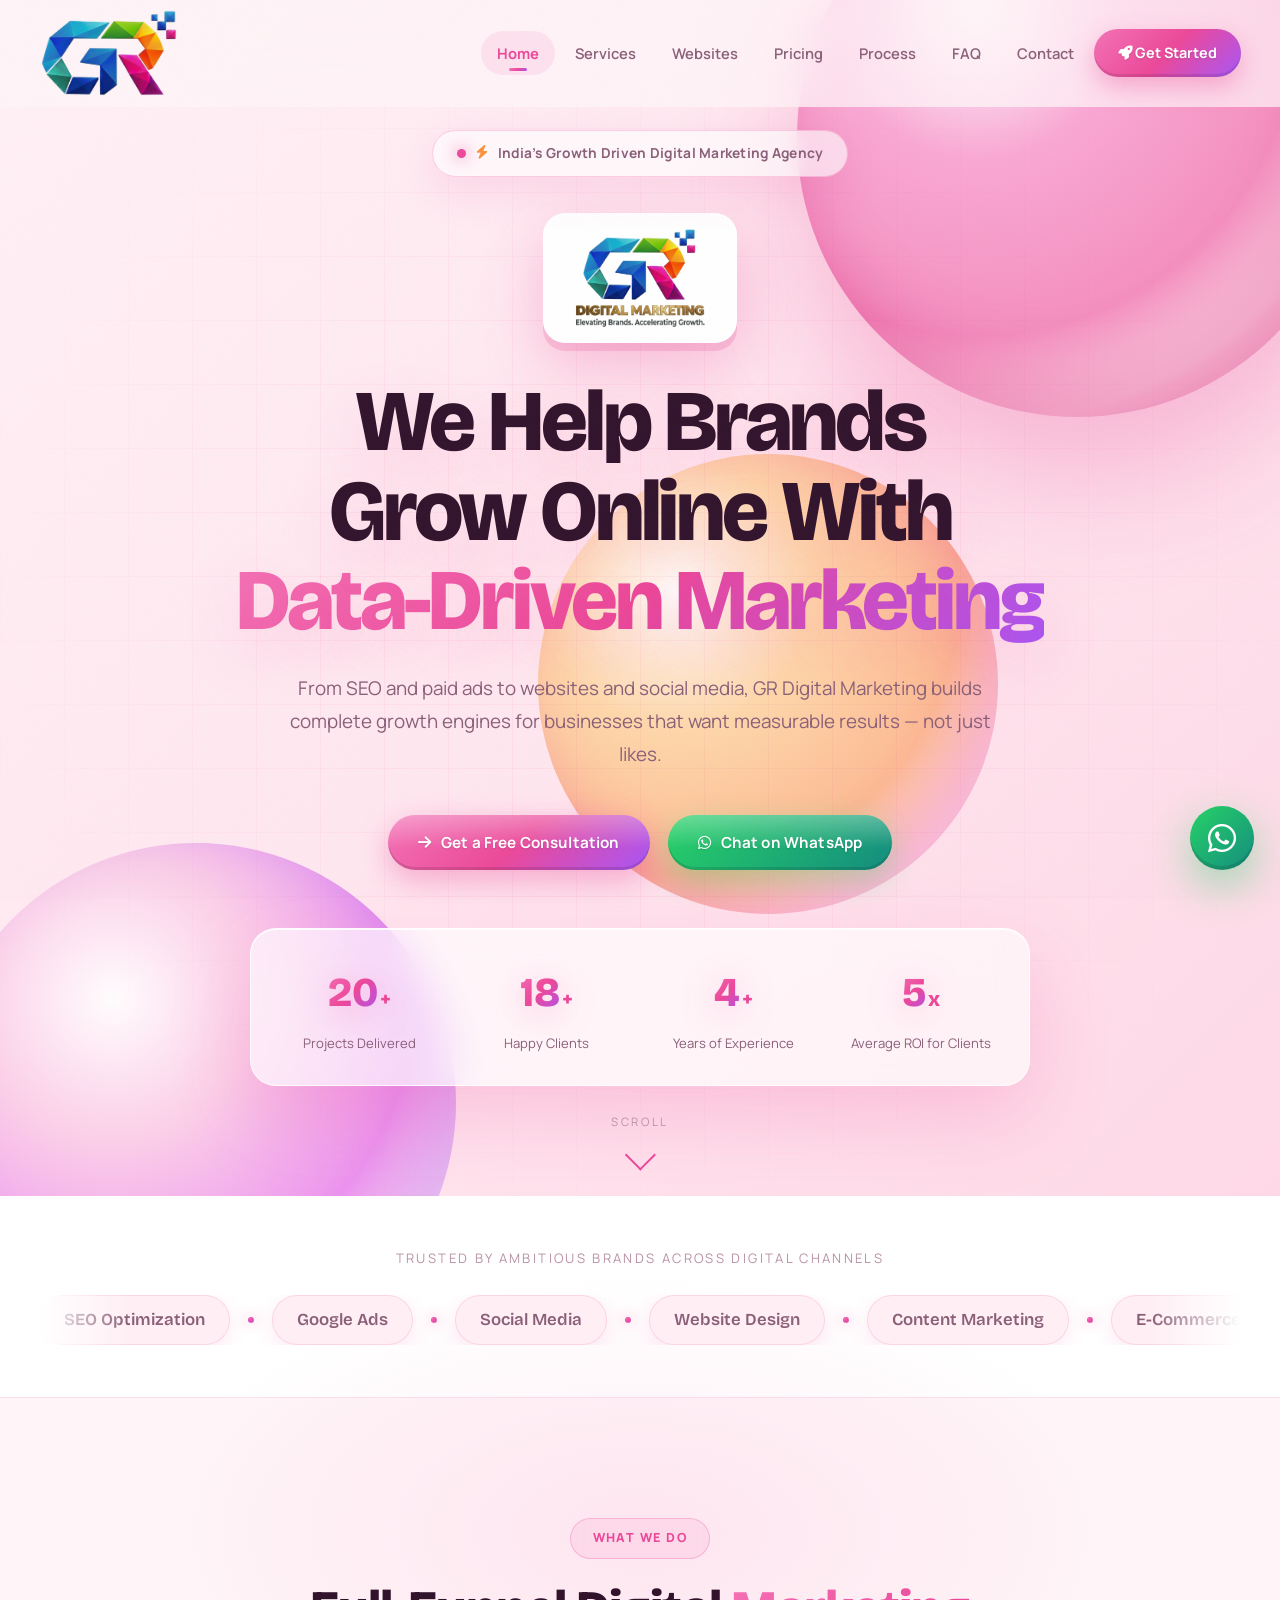
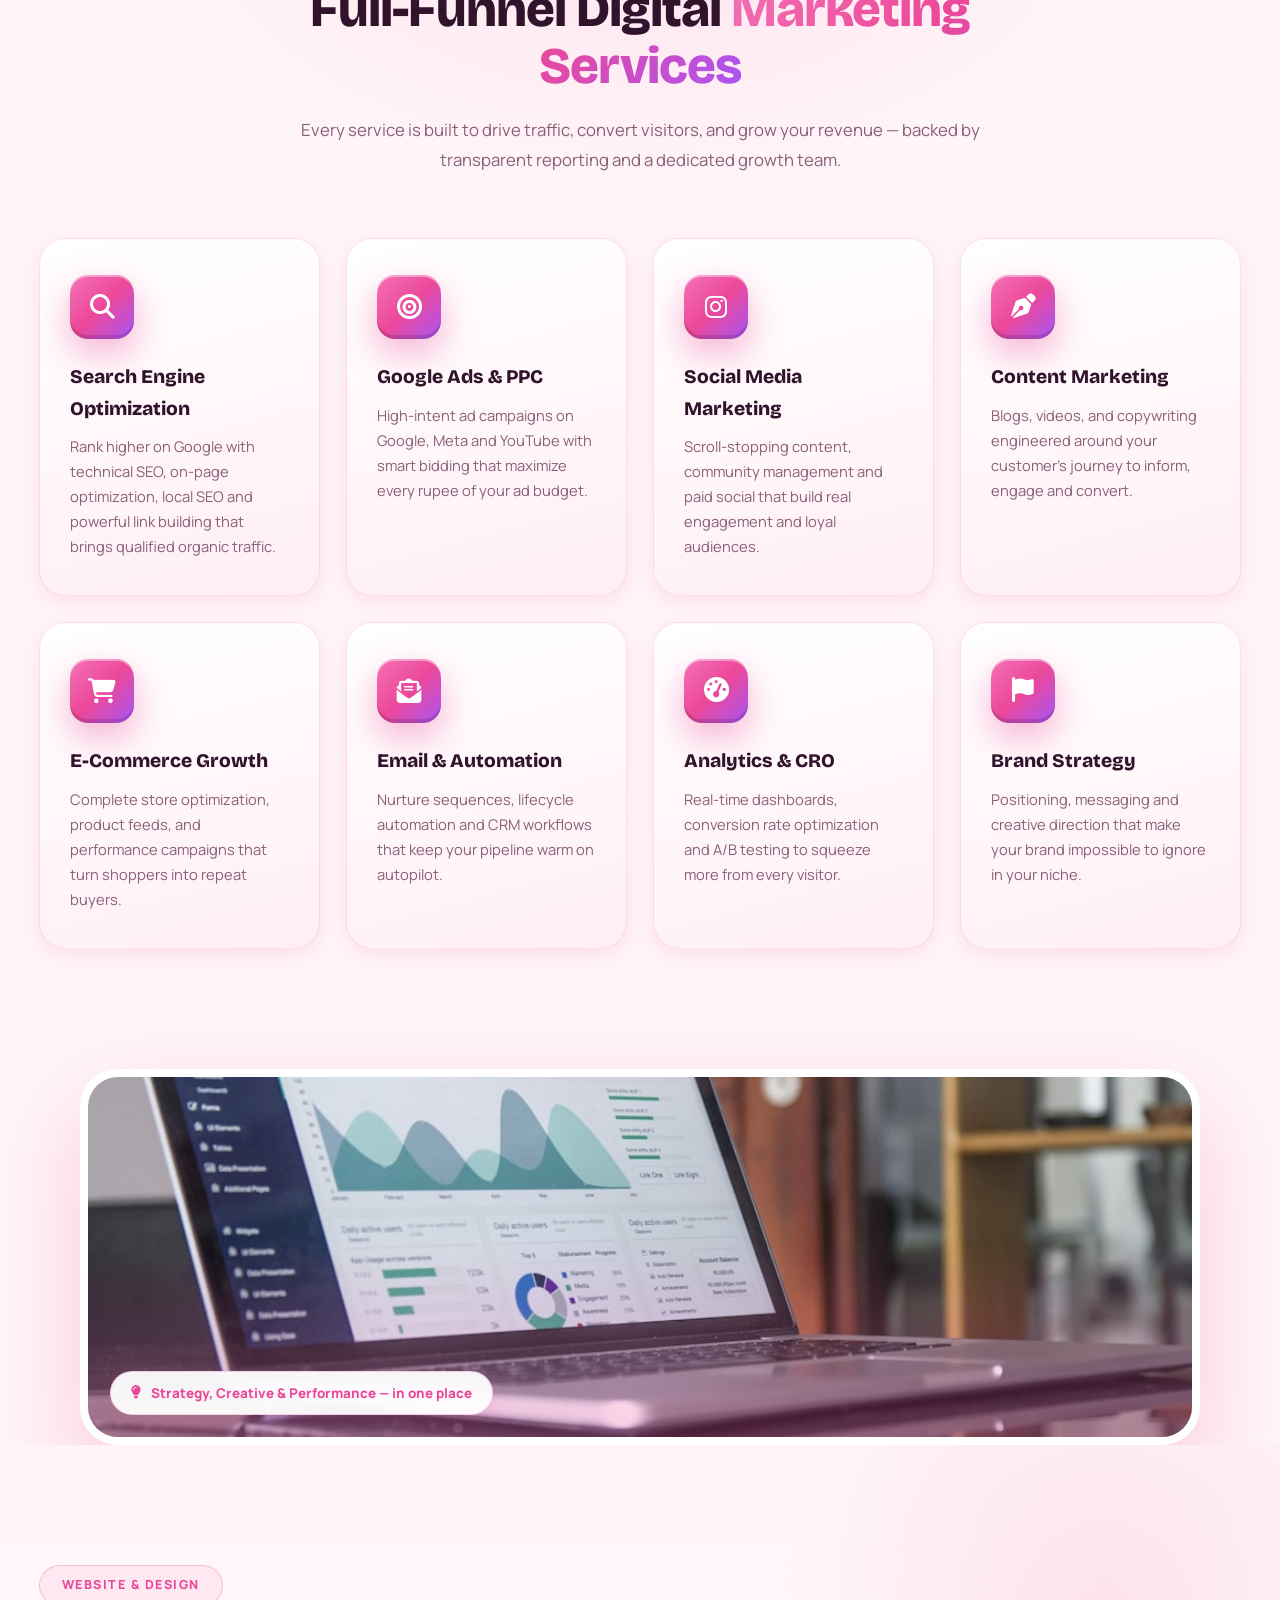
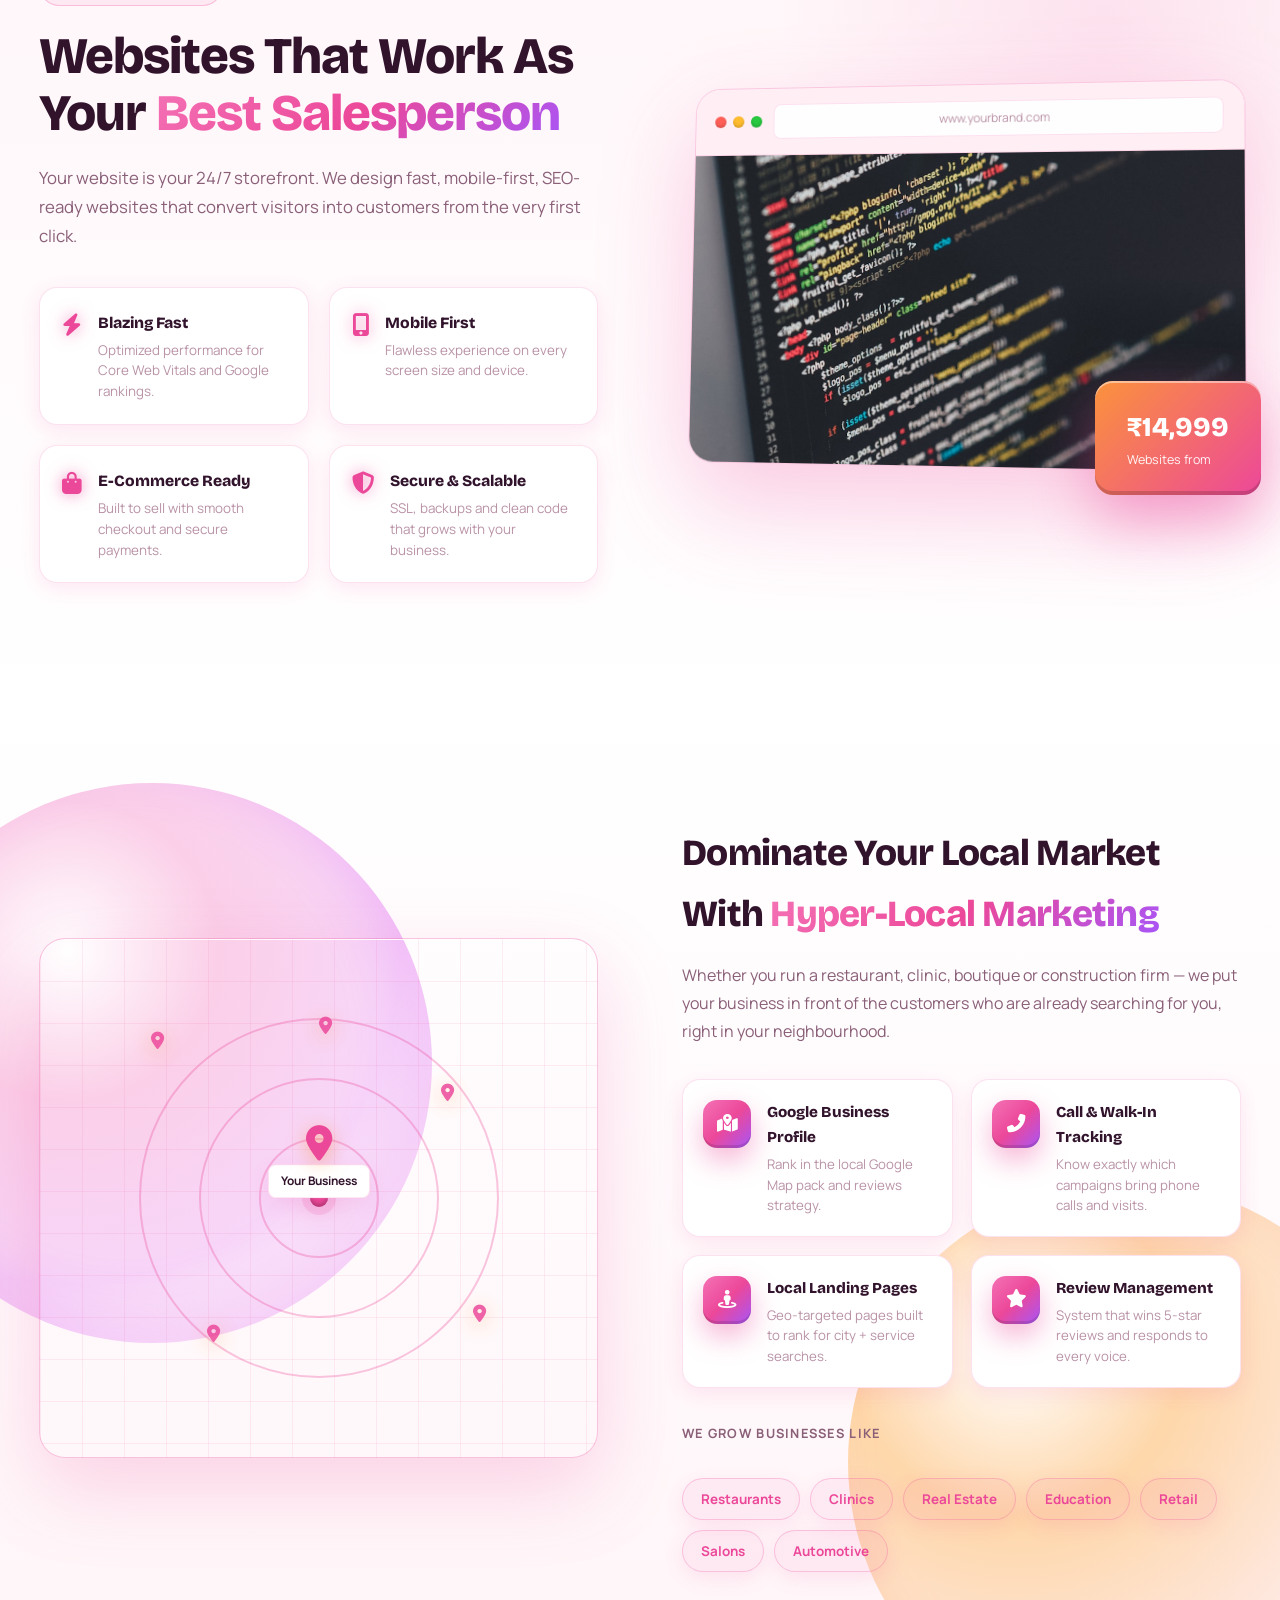
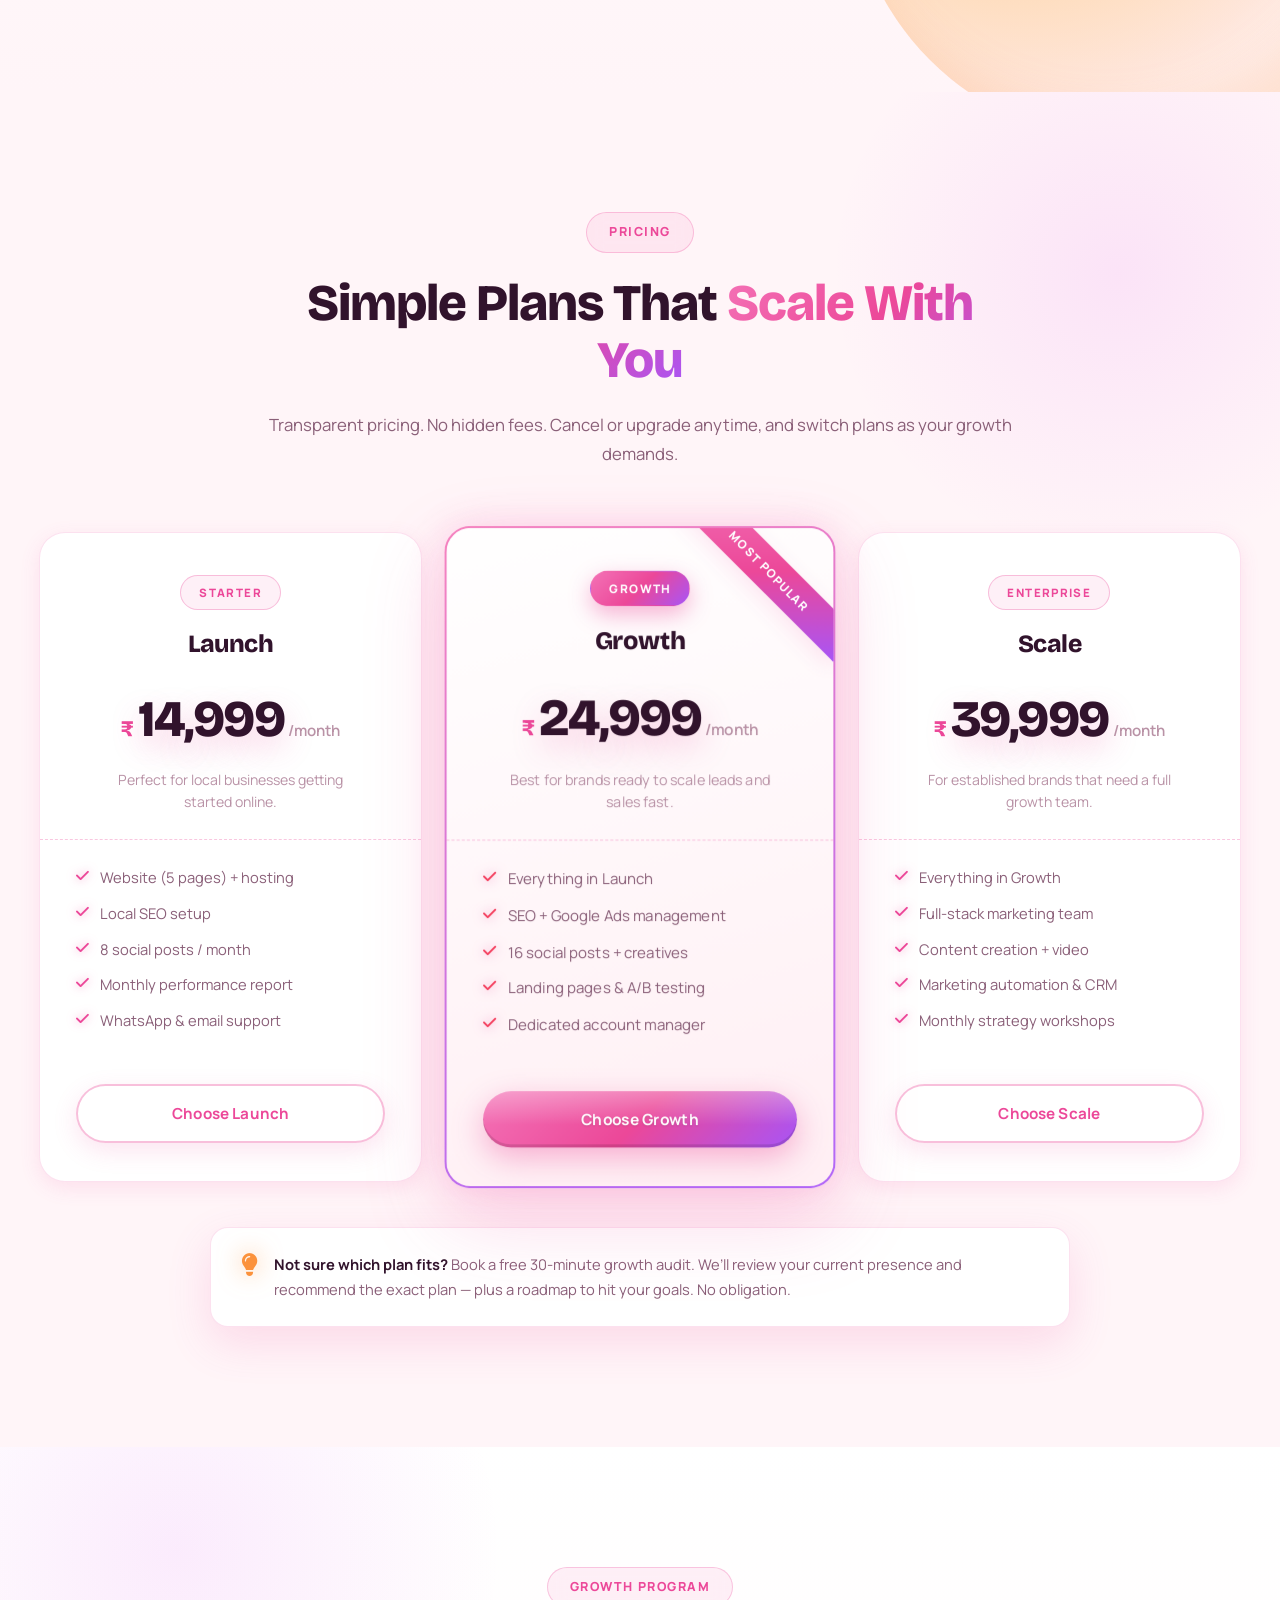
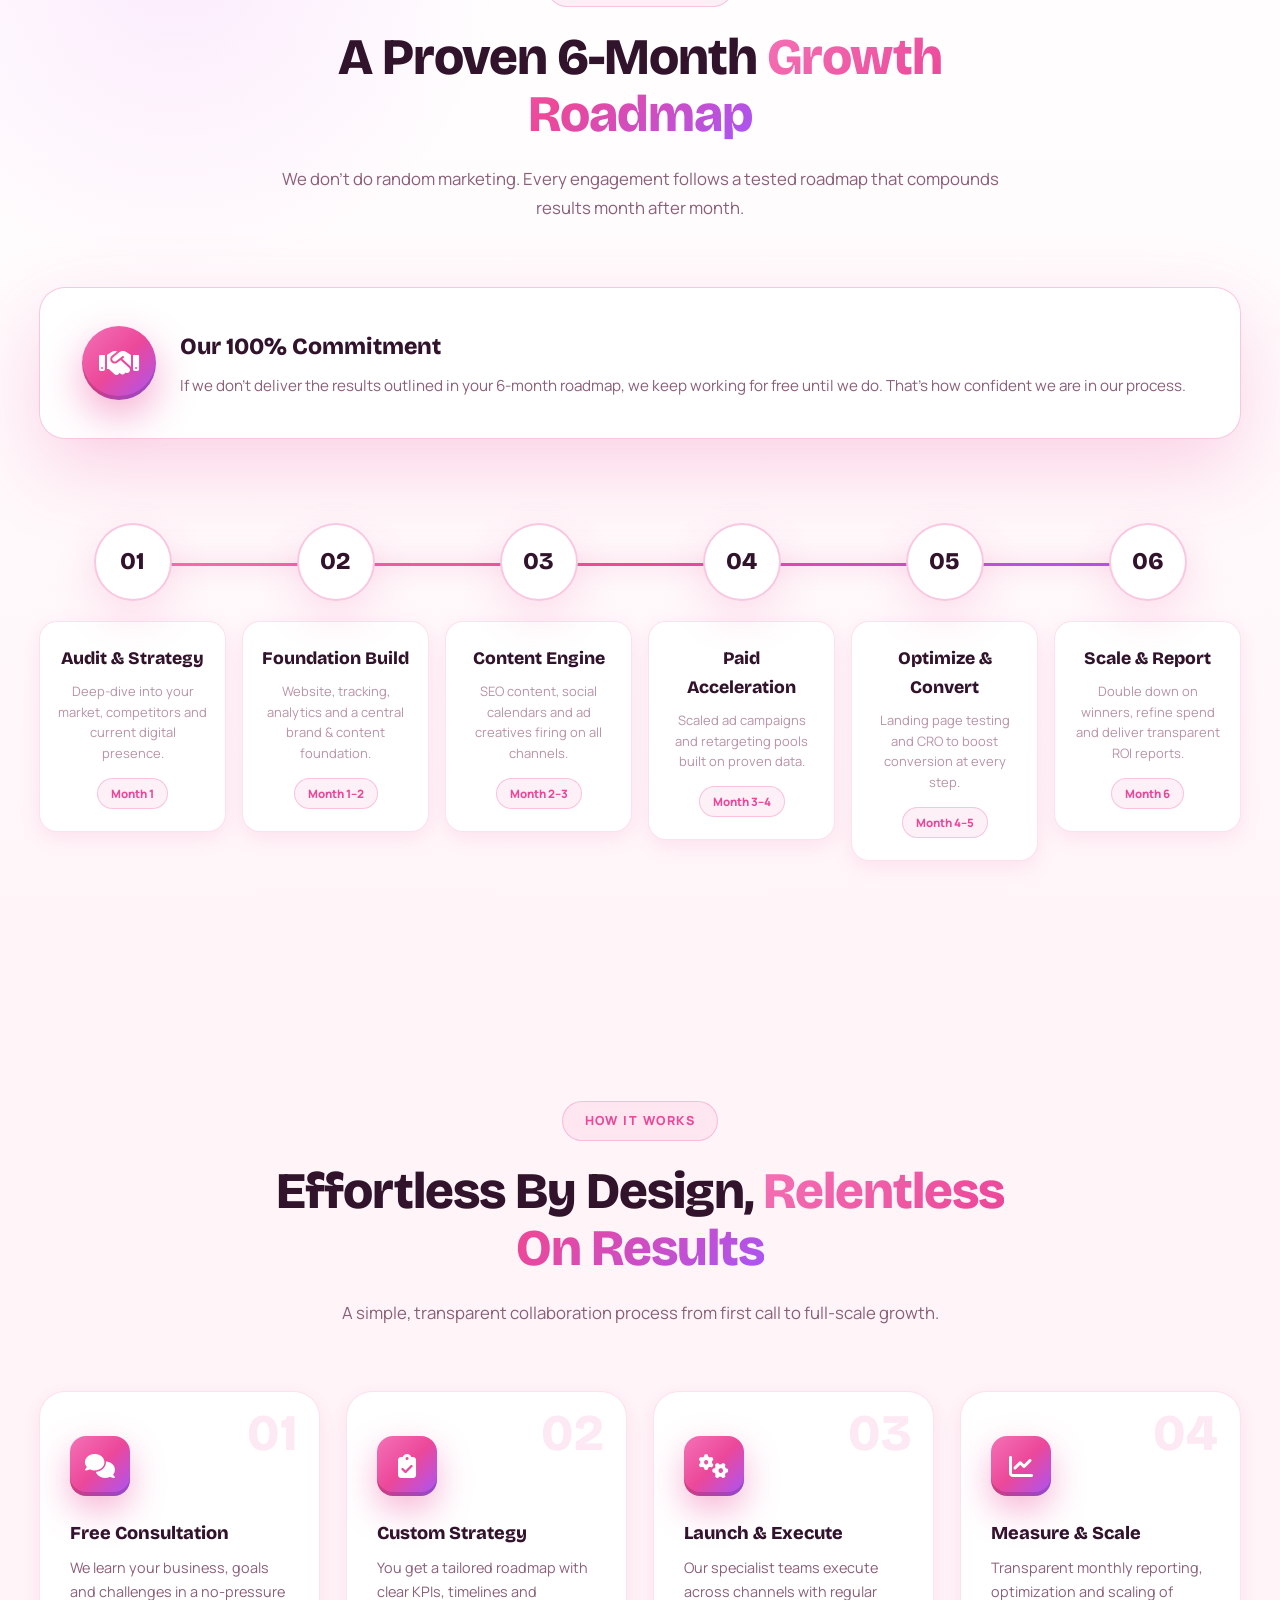
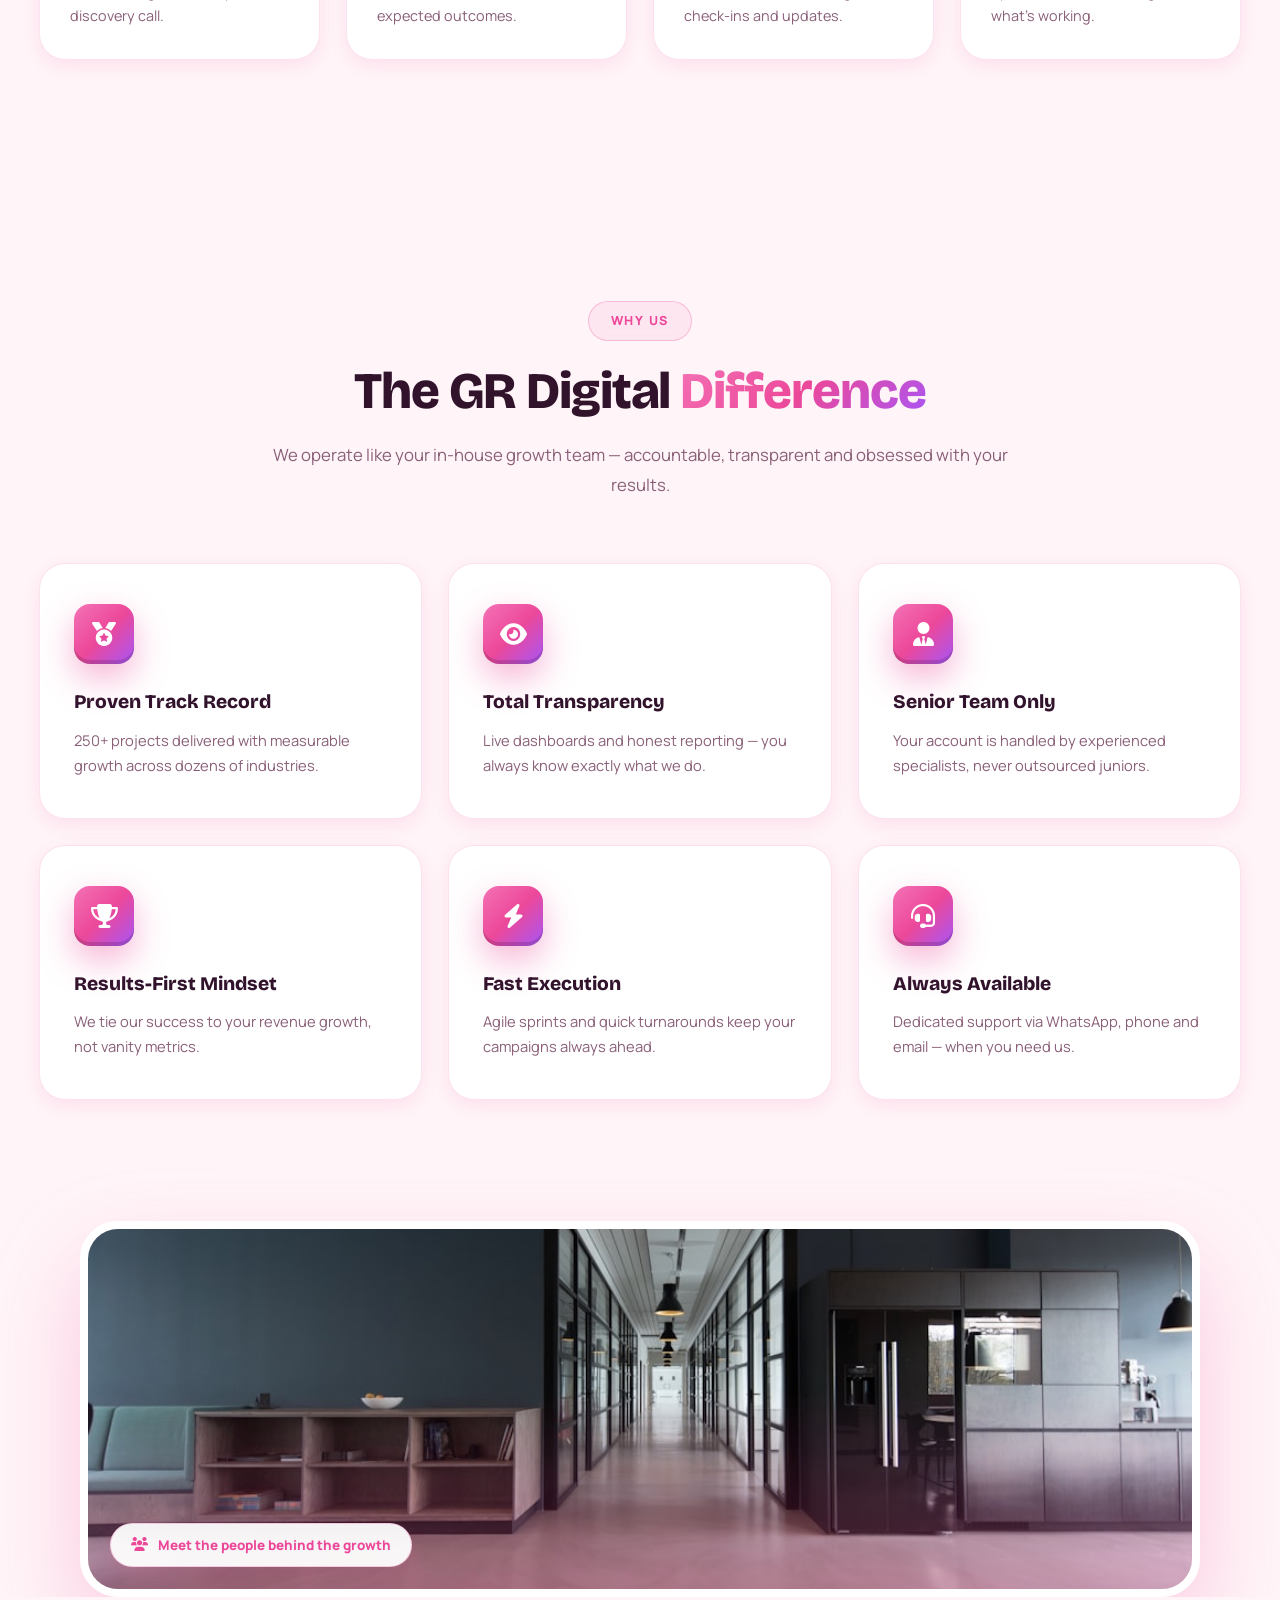
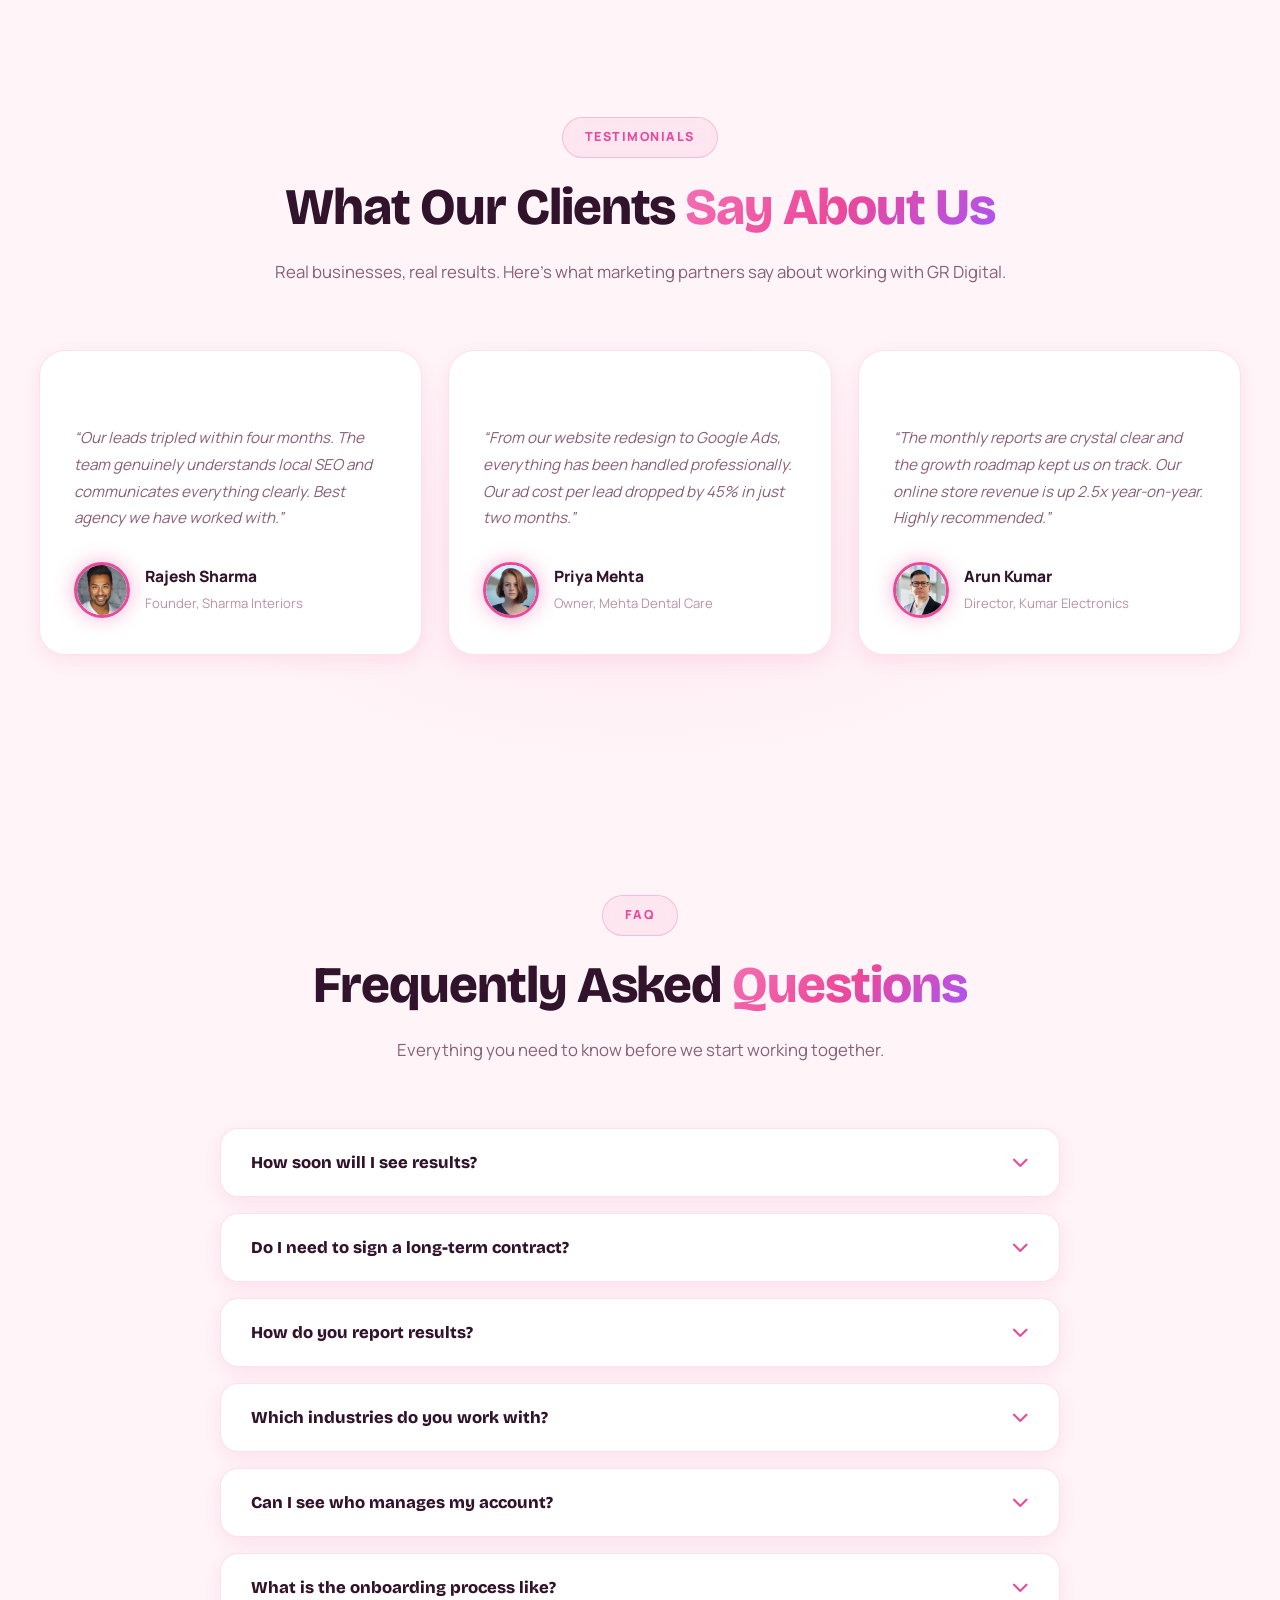
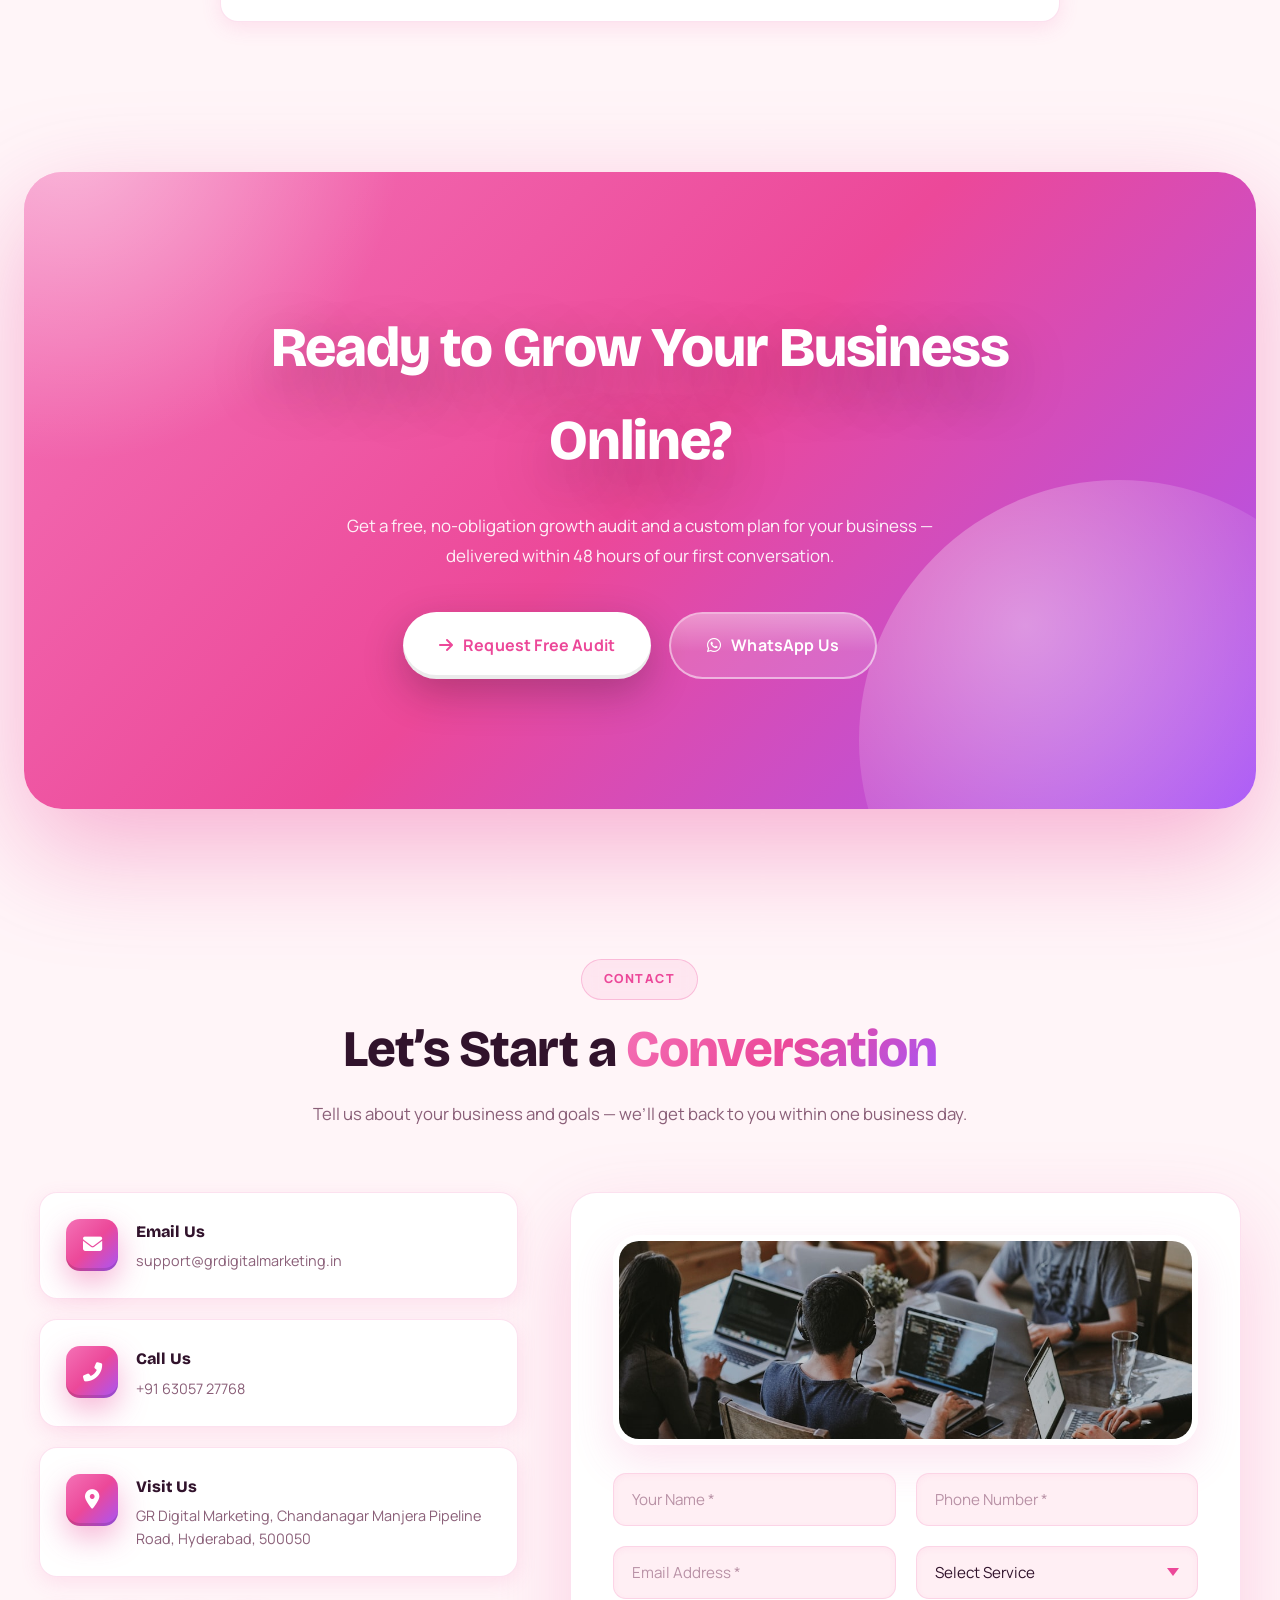
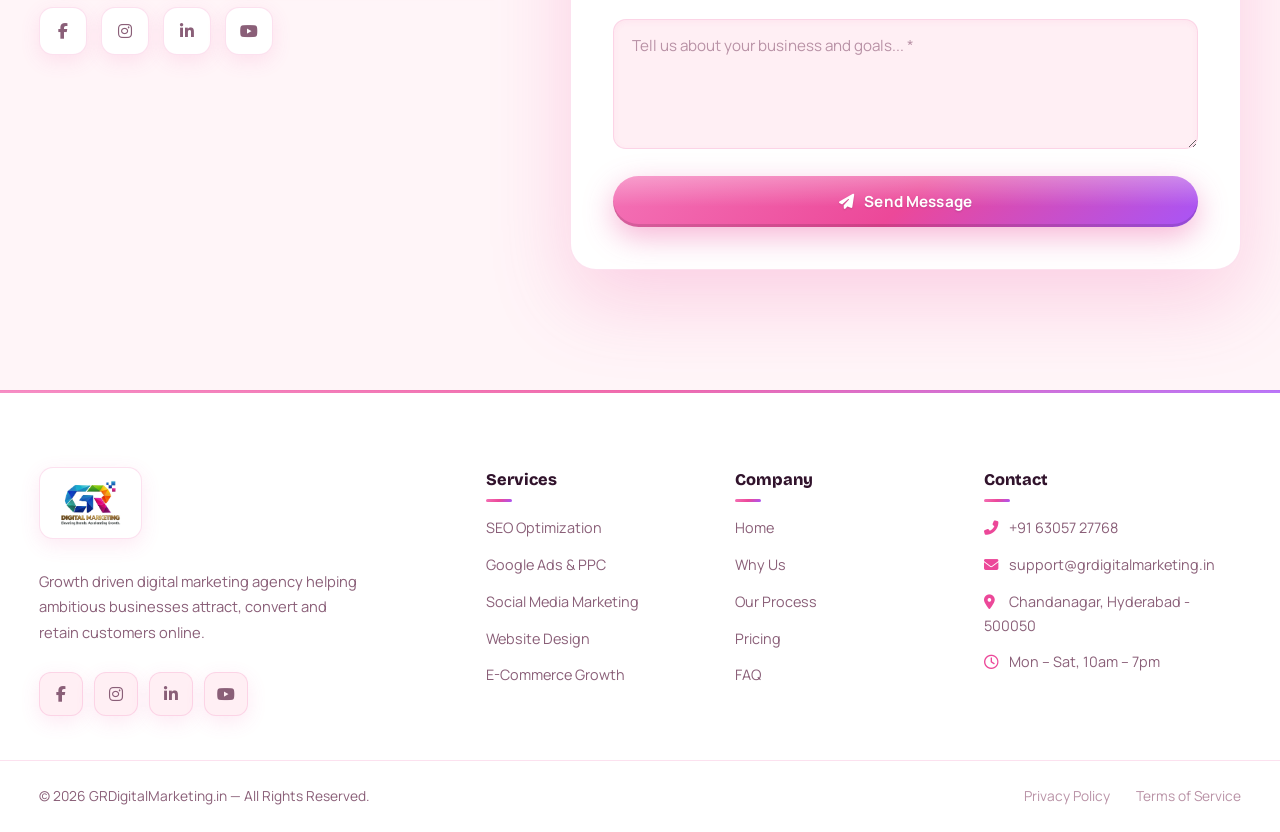
<file: index.html>
<!DOCTYPE html>
<html lang="en">
<head>
    <meta charset="UTF-8">
    <meta name="viewport" content="width=device-width, initial-scale=1.0">
    <meta name="description" content="GR Digital Marketing — Full-service digital marketing agency helping brands grow online with SEO, PPC, social media, web design and more.">
    <title>GR Digital Marketing | Growth Driven Digital Marketing Agency</title>

    <link rel="icon" type="image/png" href="favicon.png">
    <link rel="preconnect" href="https://fonts.googleapis.com">
    <link rel="preconnect" href="https://fonts.gstatic.com" crossorigin>
    <link href="https://fonts.googleapis.com/css2?family=Manrope:wght@400;500;600;700;800&family=Bricolage+Grotesque:wght@500;600;700;800&display=swap" rel="stylesheet">
    <link rel="stylesheet" href="https://cdnjs.cloudflare.com/ajax/libs/font-awesome/6.5.2/css/all.min.css">
    <link rel="stylesheet" href="styles.css">
</head>
<body id="top">

    <!-- ======= Preloader ======= -->
    <div id="preloader">
        <div class="loader">
            <div class="loader-inner">
                <div class="loader-ring"></div>
                <div class="loader-ring"></div>
                <div class="loader-ring"></div>
                <img class="loader-img" src="logo-mark.png" alt="GR Digital Marketing">
            </div>
            <div class="loader-text">GR</div>
        </div>
    </div>

    <!-- ======= Navigation ======= -->
    <header id="navbar" class="navbar">
        <div class="nav-container">
            <a href="index.html" class="nav-logo">
                <img class="logo-img" src="images/grdm-flow-gr.png" alt="GR Digital Marketing logo">
            </a>

            <nav id="navMenu" class="nav-menu">
                <a href="#home" class="nav-link active">Home</a>
                <a href="#services" class="nav-link">Services</a>
                <a href="#website" class="nav-link">Websites</a>
                <a href="#pricing" class="nav-link">Pricing</a>
                <a href="#process" class="nav-link">Process</a>
                <a href="#faq" class="nav-link">FAQ</a>
                <a href="contact.html" class="nav-link">Contact</a>
                <a href="contact.html" class="nav-link nav-cta"><i class="fas fa-rocket"></i> Get Started</a>
            </nav>

            <button id="hamburger" class="hamburger" aria-label="Open menu">
                <span></span>
                <span></span>
                <span></span>
            </button>
        </div>
    </header>

    <main>
        <!-- ======= Hero ======= -->
        <section id="home" class="hero">
            <div class="hero-bg">
                <div class="hero-gradient-1"></div>
                <div class="hero-gradient-2"></div>
                <div class="hero-gradient-3"></div>
                <div class="hero-grid"></div>
            </div>

            <div class="hero-photo hero-photo-1">
                <img src="images/team-meeting.jpg" alt="Our team at work">
                <span class="hero-photo-cap"><i class="fas fa-users"></i> Strategy First</span>
            </div>
            <div class="hero-photo hero-photo-2">
                <img src="images/office-team.jpg" alt="Digital marketing specialists">
                <span class="hero-photo-cap"><i class="fas fa-chart-line"></i> Growth Focused</span>
            </div>

            <div class="container">
                <div class="hero-content">
                    <div class="hero-badge">
                        <i class="fas fa-bolt"></i>
                        India&rsquo;s Growth Driven Digital Marketing Agency
                    </div>

                    <div class="hero-logo">
                        <img class="hero-logo-img" src="logo.png" alt="GR Digital Marketing">
                    </div>

                    <h1 class="hero-title">
                        <span class="hero-line">We Help Brands</span>
                        <span class="hero-line">Grow Online With</span>
                        <span class="hero-line text-gradient">Data-Driven Marketing</span>
                    </h1>

                    <p class="hero-subtitle">
                        From SEO and paid ads to websites and social media, GR Digital Marketing builds
                        complete growth engines for businesses that want measurable results &mdash; not just likes.
                    </p>

                    <div class="hero-cta-group">
                        <a href="#contact" class="btn btn-primary"><i class="fas fa-arrow-right"></i> Get a Free Consultation</a>
                        <a href="https://wa.me/916305727768" target="_blank" rel="noopener" class="btn btn-whatsapp"><i class="fab fa-whatsapp"></i> Chat on WhatsApp</a>
                    </div>

                    <div class="hero-stats">
                        <div class="stat-item">
                            <div><span class="stat-number" data-target="20">0</span><span class="stat-suffix">+</span></div>
                            <span class="stat-label">Projects Delivered</span>
                        </div>
                        <div class="stat-item">
                            <div><span class="stat-number" data-target="18">0</span><span class="stat-suffix">+</span></div>
                            <span class="stat-label">Happy Clients</span>
                        </div>
                        <div class="stat-item">
                            <div><span class="stat-number" data-target="4">0</span><span class="stat-suffix">+</span></div>
                            <span class="stat-label">Years of Experience</span>
                        </div>
                        <div class="stat-item">
                            <div><span class="stat-number" data-target="5">0</span><span class="stat-suffix">x</span></div>
                            <span class="stat-label">Average ROI for Clients</span>
                        </div>
                    </div>
                </div>
            </div>

            <div class="hero-scroll-indicator">
                <span>Scroll</span>
                <div class="scroll-arrow"></div>
            </div>
        </section>

        <!-- ======= Trusted Bar ======= -->
        <section class="trusted-section">
            <div class="container">
                <p class="trusted-label">Trusted by ambitious brands across digital channels</p>
                <div class="trusted-scroll">
                    <div class="trusted-track">
                        <span>SEO Optimization</span><span class="dot"></span>
                        <span>Google Ads</span><span class="dot"></span>
                        <span>Social Media</span><span class="dot"></span>
                        <span>Website Design</span><span class="dot"></span>
                        <span>Content Marketing</span><span class="dot"></span>
                        <span>E-Commerce</span><span class="dot"></span>
                        <span>Brand Strategy</span><span class="dot"></span>
                        <span>Marketing Automation</span><span class="dot"></span>
                        <span>SEO Optimization</span><span class="dot"></span>
                        <span>Google Ads</span><span class="dot"></span>
                        <span>Social Media</span><span class="dot"></span>
                        <span>Website Design</span><span class="dot"></span>
                        <span>Content Marketing</span><span class="dot"></span>
                        <span>E-Commerce</span><span class="dot"></span>
                        <span>Brand Strategy</span><span class="dot"></span>
                        <span>Marketing Automation</span><span class="dot"></span>
                    </div>
                </div>
            </div>
        </section>

        <!-- ======= Services ======= -->
        <section id="services" class="services-section">
            <div class="container">
                <div class="section-header">
                    <span class="section-tag">What We Do</span>
                    <h2 class="section-title">Full-Funnel Digital <span class="text-gradient">Marketing Services</span></h2>
                    <p class="section-desc">
                        Every service is built to drive traffic, convert visitors, and grow your revenue &mdash;
                        backed by transparent reporting and a dedicated growth team.
                    </p>
                </div>

                <div class="services-grid animate-on-scroll">
                    <div class="service-card">
                        <div class="service-icon"><i class="fas fa-search"></i></div>
                        <h3>Search Engine Optimization</h3>
                        <p>Rank higher on Google with technical SEO, on-page optimization, local SEO and powerful link building that brings qualified organic traffic.</p>
                    </div>
                    <div class="service-card">
                        <div class="service-icon"><i class="fas fa-bullseye"></i></div>
                        <h3>Google Ads &amp; PPC</h3>
                        <p>High-intent ad campaigns on Google, Meta and YouTube with smart bidding that maximize every rupee of your ad budget.</p>
                    </div>
                    <div class="service-card">
                        <div class="service-icon"><i class="fab fa-instagram"></i></div>
                        <h3>Social Media Marketing</h3>
                        <p>Scroll-stopping content, community management and paid social that build real engagement and loyal audiences.</p>
                    </div>
                    <div class="service-card">
                        <div class="service-icon"><i class="fas fa-pen-nib"></i></div>
                        <h3>Content Marketing</h3>
                        <p>Blogs, videos, and copywriting engineered around your customer&rsquo;s journey to inform, engage and convert.</p>
                    </div>
                    <div class="service-card">
                        <div class="service-icon"><i class="fas fa-shopping-cart"></i></div>
                        <h3>E-Commerce Growth</h3>
                        <p>Complete store optimization, product feeds, and performance campaigns that turn shoppers into repeat buyers.</p>
                    </div>
                    <div class="service-card">
                        <div class="service-icon"><i class="fas fa-envelope-open-text"></i></div>
                        <h3>Email &amp; Automation</h3>
                        <p>Nurture sequences, lifecycle automation and CRM workflows that keep your pipeline warm on autopilot.</p>
                    </div>
                    <div class="service-card">
                        <div class="service-icon"><i class="fas fa-tachometer-alt"></i></div>
                        <h3>Analytics &amp; CRO</h3>
                        <p>Real-time dashboards, conversion rate optimization and A/B testing to squeeze more from every visitor.</p>
                    </div>
                    <div class="service-card">
                        <div class="service-icon"><i class="fas fa-flag"></i></div>
                        <h3>Brand Strategy</h3>
                        <p>Positioning, messaging and creative direction that make your brand impossible to ignore in your niche.</p>
                    </div>
                </div>
            </div>
        </section>

        <div class="section-feature animate-on-scroll">
            <img src="images/hero-marketing.jpg" alt="Digital marketing strategy session">
            <span class="section-feature-cap"><i class="fas fa-lightbulb"></i> Strategy, Creative &amp; Performance &mdash; in one place</span>
        </div>

        <!-- ======= Website Section ======= -->
        <section id="website" class="web-section">
            <div class="container">
                <div class="web-grid">
                    <div class="web-content">
                        <span class="section-tag">Website &amp; Design</span>
                        <h2 class="section-title">Websites That Work As Your <span class="text-gradient">Best Salesperson</span></h2>
                        <p class="section-desc">
                            Your website is your 24/7 storefront. We design fast, mobile-first, SEO-ready
                            websites that convert visitors into customers from the very first click.
                        </p>

                        <div class="web-features">
                            <div class="web-feature">
                                <i class="fas fa-bolt"></i>
                                <div>
                                    <h4>Blazing Fast</h4>
                                    <p>Optimized performance for Core Web Vitals and Google rankings.</p>
                                </div>
                            </div>
                            <div class="web-feature">
                                <i class="fas fa-mobile-alt"></i>
                                <div>
                                    <h4>Mobile First</h4>
                                    <p>Flawless experience on every screen size and device.</p>
                                </div>
                            </div>
                            <div class="web-feature">
                                <i class="fas fa-shopping-bag"></i>
                                <div>
                                    <h4>E-Commerce Ready</h4>
                                    <p>Built to sell with smooth checkout and secure payments.</p>
                                </div>
                            </div>
                            <div class="web-feature">
                                <i class="fas fa-shield-alt"></i>
                                <div>
                                    <h4>Secure &amp; Scalable</h4>
                                    <p>SSL, backups and clean code that grows with your business.</p>
                                </div>
                            </div>
                        </div>
                    </div>

                    <div class="web-visual">
                        <div class="web-mockup">
                            <div class="mockup-browser">
                                <div class="browser-dots">
                                    <span></span>
                                    <span></span>
                                    <span></span>
                                </div>
                                <div class="browser-url">www.yourbrand.com</div>
                            </div>
                            <img class="mockup-shot" src="images/web-devices.jpg" alt="Responsive website preview">
                        </div>
                        <div class="web-price-badge">
                            <span class="price-badge-amount">&#8377;14,999</span>
                            <span class="price-badge-label">Websites from</span>
                        </div>
                    </div>
                </div>
            </div>
        </section>

        <!-- ======= Hyper-Local ======= -->
        <section id="hyperlocal" class="hyperlocal-section">
            <div class="hyperlocal-bg">
                <div class="hyperlocal-gradient-1"></div>
                <div class="hyperlocal-gradient-2"></div>
            </div>

            <div class="container">
                <div class="hyperlocal-showcase">
                    <div class="map-container animate-on-scroll">
                        <div class="map-ring ring-1"></div>
                        <div class="map-ring ring-2"></div>
                        <div class="map-ring ring-3"></div>
                        <div class="map-center-dot"></div>
                        <div class="map-pin pin-1"><i class="fas fa-map-marker-alt"></i><span>Your Business</span></div>
                        <div class="map-pin pin-2"><i class="fas fa-map-marker-alt"></i></div>
                        <div class="map-pin pin-3"><i class="fas fa-map-marker-alt"></i></div>
                        <div class="map-pin pin-4"><i class="fas fa-map-marker-alt"></i></div>
                        <div class="map-pin pin-5"><i class="fas fa-map-marker-alt"></i></div>
                        <div class="map-pin pin-6"><i class="fas fa-map-marker-alt"></i></div>
                    </div>

                    <div class="hyperlocal-content">
                        <h3>Dominate Your Local Market With <span class="text-gradient">Hyper-Local Marketing</span></h3>
                        <p>
                            Whether you run a restaurant, clinic, boutique or construction firm &mdash; we put your
                            business in front of the customers who are already searching for you, right in your neighbourhood.
                        </p>

                        <div class="hyperlocal-methods">
                            <div class="method-item">
                                <div class="method-icon"><i class="fas fa-map-marked-alt"></i></div>
                                <div>
                                    <h4>Google Business Profile</h4>
                                    <p>Rank in the local Google Map pack and reviews strategy.</p>
                                </div>
                            </div>
                            <div class="method-item">
                                <div class="method-icon"><i class="fas fa-phone-alt"></i></div>
                                <div>
                                    <h4>Call &amp; Walk-In Tracking</h4>
                                    <p>Know exactly which campaigns bring phone calls and visits.</p>
                                </div>
                            </div>
                            <div class="method-item">
                                <div class="method-icon"><i class="fas fa-street-view"></i></div>
                                <div>
                                    <h4>Local Landing Pages</h4>
                                    <p>Geo-targeted pages built to rank for city + service searches.</p>
                                </div>
                            </div>
                            <div class="method-item">
                                <div class="method-icon"><i class="fas fa-star"></i></div>
                                <div>
                                    <h4>Review Management</h4>
                                    <p>System that wins 5-star reviews and responds to every voice.</p>
                                </div>
                            </div>
                        </div>

                        <p class="biz-label">We grow businesses like</p>
                        <div class="biz-tags">
                            <span>Restaurants</span>
                            <span>Clinics</span>
                            <span>Real Estate</span>
                            <span>Education</span>
                            <span>Retail</span>
                            <span>Salons</span>
                            <span>Automotive</span>
                        </div>
                    </div>
                </div>
            </div>
        </section>

        <!-- ======= Pricing ======= -->
        <section id="pricing" class="pricing-section">
            <div class="container">
                <div class="section-header">
                    <span class="section-tag">Pricing</span>
                    <h2 class="section-title">Simple Plans That <span class="text-gradient">Scale With You</span></h2>
                    <p class="section-desc">
                        Transparent pricing. No hidden fees. Cancel or upgrade anytime, and switch plans as your growth demands.
                    </p>
                </div>

                <div class="pricing-grid animate-on-scroll">
                    <div class="pricing-card">
                        <div class="pricing-header">
                            <span class="pricing-badge">Starter</span>
                            <h3>Launch</h3>
                            <div class="pricing-amount">
                                <span class="currency">&#8377;</span>
                                <span class="price">14,999</span>
                                <span class="period">/month</span>
                            </div>
                            <p class="pricing-note">Perfect for local businesses getting started online.</p>
                        </div>
                        <div class="pricing-body">
                            <ul class="pricing-features">
                                <li><i class="fas fa-check"></i> Website (5 pages) + hosting</li>
                                <li><i class="fas fa-check"></i> Local SEO setup</li>
                                <li><i class="fas fa-check"></i> 8 social posts / month</li>
                                <li><i class="fas fa-check"></i> Monthly performance report</li>
                                <li><i class="fas fa-check"></i> WhatsApp &amp; email support</li>
                            </ul>
                        </div>
                        <div class="pricing-footer">
                            <a href="#contact" class="btn btn-outline btn-block">Choose Launch</a>
                        </div>
                    </div>

                    <div class="pricing-card pricing-featured">
                        <div class="pricing-popular-badge">Most Popular</div>
                        <div class="pricing-header">
                            <span class="pricing-badge">Growth</span>
                            <h3>Growth</h3>
                            <div class="pricing-amount">
                                <span class="currency">&#8377;</span>
                                <span class="price">24,999</span>
                                <span class="period">/month</span>
                            </div>
                            <p class="pricing-note">Best for brands ready to scale leads and sales fast.</p>
                        </div>
                        <div class="pricing-body">
                            <ul class="pricing-features">
                                <li><i class="fas fa-check"></i> Everything in Launch</li>
                                <li><i class="fas fa-check"></i> SEO + Google Ads management</li>
                                <li><i class="fas fa-check"></i> 16 social posts + creatives</li>
                                <li><i class="fas fa-check"></i> Landing pages &amp; A/B testing</li>
                                <li><i class="fas fa-check"></i> Dedicated account manager</li>
                            </ul>
                        </div>
                        <div class="pricing-footer">
                            <a href="#contact" class="btn btn-primary btn-block">Choose Growth</a>
                        </div>
                    </div>

                    <div class="pricing-card">
                        <div class="pricing-header">
                            <span class="pricing-badge">Enterprise</span>
                            <h3>Scale</h3>
                            <div class="pricing-amount">
                                <span class="currency">&#8377;</span>
                                <span class="price">39,999</span>
                                <span class="period">/month</span>
                            </div>
                            <p class="pricing-note">For established brands that need a full growth team.</p>
                        </div>
                        <div class="pricing-body">
                            <ul class="pricing-features">
                                <li><i class="fas fa-check"></i> Everything in Growth</li>
                                <li><i class="fas fa-check"></i> Full-stack marketing team</li>
                                <li><i class="fas fa-check"></i> Content creation + video</li>
                                <li><i class="fas fa-check"></i> Marketing automation &amp; CRM</li>
                                <li><i class="fas fa-check"></i> Monthly strategy workshops</li>
                            </ul>
                        </div>
                        <div class="pricing-footer">
                            <a href="#contact" class="btn btn-outline btn-block">Choose Scale</a>
                        </div>
                    </div>
                </div>

                <div class="pricing-note-banner">
                    <i class="fas fa-lightbulb"></i>
                    <p>
                        <strong>Not sure which plan fits?</strong> Book a free 30-minute growth audit. We&rsquo;ll review
                        your current presence and recommend the exact plan &mdash; plus a roadmap to hit your goals. No obligation.
                    </p>
                </div>
            </div>
        </section>

        <!-- ======= Growth Program (Roadmap) ======= -->
        <section id="growth" class="growth-section">
            <div class="container">
                <div class="section-header">
                    <span class="section-tag">Growth Program</span>
                    <h2 class="section-title">A Proven 6-Month <span class="text-gradient">Growth Roadmap</span></h2>
                    <p class="section-desc">
                        We don&rsquo;t do random marketing. Every engagement follows a tested roadmap that compounds results month after month.
                    </p>
                </div>

                <div class="commitment-banner animate-on-scroll">
                    <div class="commitment-icon"><i class="fas fa-handshake"></i></div>
                    <div class="commitment-text">
                        <h3>Our 100% Commitment</h3>
                        <p>
                            If we don&rsquo;t deliver the results outlined in your 6-month roadmap, we keep working for free
                            until we do. That&rsquo;s how confident we are in our process.
                        </p>
                    </div>
                </div>

                <div class="roadmap animate-on-scroll">
                    <div class="roadmap-track"></div>
                    <div class="roadmap-steps">
                        <div class="roadmap-step">
                            <div class="step-number">01</div>
                            <div class="step-content">
                                <h4>Audit &amp; Strategy</h4>
                                <p>Deep-dive into your market, competitors and current digital presence.</p>
                                <span class="step-month">Month 1</span>
                            </div>
                        </div>
                        <div class="roadmap-step">
                            <div class="step-number">02</div>
                            <div class="step-content">
                                <h4>Foundation Build</h4>
                                <p>Website, tracking, analytics and a central brand &amp; content foundation.</p>
                                <span class="step-month">Month 1&ndash;2</span>
                            </div>
                        </div>
                        <div class="roadmap-step">
                            <div class="step-number">03</div>
                            <div class="step-content">
                                <h4>Content Engine</h4>
                                <p>SEO content, social calendars and ad creatives firing on all channels.</p>
                                <span class="step-month">Month 2&ndash;3</span>
                            </div>
                        </div>
                        <div class="roadmap-step">
                            <div class="step-number">04</div>
                            <div class="step-content">
                                <h4>Paid Acceleration</h4>
                                <p>Scaled ad campaigns and retargeting pools built on proven data.</p>
                                <span class="step-month">Month 3&ndash;4</span>
                            </div>
                        </div>
                        <div class="roadmap-step">
                            <div class="step-number">05</div>
                            <div class="step-content">
                                <h4>Optimize &amp; Convert</h4>
                                <p>Landing page testing and CRO to boost conversion at every step.</p>
                                <span class="step-month">Month 4&ndash;5</span>
                            </div>
                        </div>
                        <div class="roadmap-step">
                            <div class="step-number">06</div>
                            <div class="step-content">
                                <h4>Scale &amp; Report</h4>
                                <p>Double down on winners, refine spend and deliver transparent ROI reports.</p>
                                <span class="step-month">Month 6</span>
                            </div>
                        </div>
                    </div>
                </div>
            </div>
        </section>

        <!-- ======= Process ======= -->
        <section id="process" class="process-section">
            <div class="container">
                <div class="section-header">
                    <span class="section-tag">How It Works</span>
                    <h2 class="section-title">Effortless By Design, <span class="text-gradient">Relentless On Results</span></h2>
                    <p class="section-desc">A simple, transparent collaboration process from first call to full-scale growth.</p>
                </div>

                <div class="process-grid animate-on-scroll">
                    <div class="process-card">
                        <span class="process-number">01</span>
                        <div class="process-icon"><i class="fas fa-comments"></i></div>
                        <h3>Free Consultation</h3>
                        <p>We learn your business, goals and challenges in a no-pressure discovery call.</p>
                    </div>
                    <div class="process-card">
                        <span class="process-number">02</span>
                        <div class="process-icon"><i class="fas fa-clipboard-check"></i></div>
                        <h3>Custom Strategy</h3>
                        <p>You get a tailored roadmap with clear KPIs, timelines and expected outcomes.</p>
                    </div>
                    <div class="process-card">
                        <span class="process-number">03</span>
                        <div class="process-icon"><i class="fas fa-cogs"></i></div>
                        <h3>Launch &amp; Execute</h3>
                        <p>Our specialist teams execute across channels with regular check-ins and updates.</p>
                    </div>
                    <div class="process-card">
                        <span class="process-number">04</span>
                        <div class="process-icon"><i class="fas fa-chart-line"></i></div>
                        <h3>Measure &amp; Scale</h3>
                        <p>Transparent monthly reporting, optimization and scaling of what&rsquo;s working.</p>
                    </div>
                </div>
            </div>
        </section>

        <!-- ======= Why Choose Us ======= -->
        <section id="why" class="why-section">
            <div class="container">
                <div class="section-header">
                    <span class="section-tag">Why Us</span>
                    <h2 class="section-title">The GR Digital <span class="text-gradient">Difference</span></h2>
                    <p class="section-desc">We operate like your in-house growth team &mdash; accountable, transparent and obsessed with your results.</p>
                </div>

                <div class="why-grid animate-on-scroll">
                    <div class="why-card">
                        <div class="why-icon"><i class="fas fa-medal"></i></div>
                        <h3>Proven Track Record</h3>
                        <p>250+ projects delivered with measurable growth across dozens of industries.</p>
                    </div>
                    <div class="why-card">
                        <div class="why-icon"><i class="fas fa-eye"></i></div>
                        <h3>Total Transparency</h3>
                        <p>Live dashboards and honest reporting &mdash; you always know exactly what we do.</p>
                    </div>
                    <div class="why-card">
                        <div class="why-icon"><i class="fas fa-user-tie"></i></div>
                        <h3>Senior Team Only</h3>
                        <p>Your account is handled by experienced specialists, never outsourced juniors.</p>
                    </div>
                    <div class="why-card">
                        <div class="why-icon"><i class="fas fa-trophy"></i></div>
                        <h3>Results-First Mindset</h3>
                        <p>We tie our success to your revenue growth, not vanity metrics.</p>
                    </div>
                    <div class="why-card">
                        <div class="why-icon"><i class="fas fa-bolt"></i></div>
                        <h3>Fast Execution</h3>
                        <p>Agile sprints and quick turnarounds keep your campaigns always ahead.</p>
                    </div>
                    <div class="why-card">
                        <div class="why-icon"><i class="fas fa-headset"></i></div>
                        <h3>Always Available</h3>
                        <p>Dedicated support via WhatsApp, phone and email &mdash; when you need us.</p>
                    </div>
                </div>
            </div>
        </section>

        <div class="section-feature animate-on-scroll">
            <img src="images/office-team.jpg" alt="Our team collaborating">
            <span class="section-feature-cap"><i class="fas fa-users"></i> Meet the people behind the growth</span>
        </div>

        <!-- ======= Testimonials ======= -->
        <section id="testimonials" class="testimonials-section">
            <div class="container">
                <div class="section-header">
                    <span class="section-tag">Testimonials</span>
                    <h2 class="section-title">What Our Clients <span class="text-gradient">Say About Us</span></h2>
                    <p class="section-desc">Real businesses, real results. Here&rsquo;s what marketing partners say about working with GR Digital.</p>
                </div>

                <div class="testimonials-grid animate-on-scroll">
                    <div class="testimonial-card">
                        <div class="testimonial-stars">
                            <i class="fas fa-star"></i><i class="fas fa-star"></i><i class="fas fa-star"></i><i class="fas fa-star"></i><i class="fas fa-star"></i>
                        </div>
                        <p>
                            &ldquo;Our leads tripled within four months. The team genuinely understands local SEO
                            and communicates everything clearly. Best agency we have worked with.&rdquo;
                        </p>
                        <div class="testimonial-author">
                            <div class="author-avatar"><img src="images/avatar-1.jpg" alt="Rajesh Sharma"></div>
                            <div>
                                <strong>Rajesh Sharma</strong>
                                <span>Founder, Sharma Interiors</span>
                            </div>
                        </div>
                    </div>

                    <div class="testimonial-card">
                        <div class="testimonial-stars">
                            <i class="fas fa-star"></i><i class="fas fa-star"></i><i class="fas fa-star"></i><i class="fas fa-star"></i><i class="fas fa-star"></i>
                        </div>
                        <p>
                            &ldquo;From our website redesign to Google Ads, everything has been handled professionally.
                            Our ad cost per lead dropped by 45% in just two months.&rdquo;
                        </p>
                        <div class="testimonial-author">
                            <div class="author-avatar"><img src="images/avatar-2.jpg" alt="Priya Mehta"></div>
                            <div>
                                <strong>Priya Mehta</strong>
                                <span>Owner, Mehta Dental Care</span>
                            </div>
                        </div>
                    </div>

                    <div class="testimonial-card">
                        <div class="testimonial-stars">
                            <i class="fas fa-star"></i><i class="fas fa-star"></i><i class="fas fa-star"></i><i class="fas fa-star"></i><i class="fas fa-star"></i>
                        </div>
                        <p>
                            &ldquo;The monthly reports are crystal clear and the growth roadmap kept us on track.
                            Our online store revenue is up 2.5x year-on-year. Highly recommended.&rdquo;
                        </p>
                        <div class="testimonial-author">
                            <div class="author-avatar"><img src="images/avatar-3.jpg" alt="Arun Kumar"></div>
                            <div>
                                <strong>Arun Kumar</strong>
                                <span>Director, Kumar Electronics</span>
                            </div>
                        </div>
                    </div>
                </div>
            </div>
        </section>

        <!-- ======= FAQ ======= -->
        <section id="faq" class="faq-section">
            <div class="container">
                <div class="section-header">
                    <span class="section-tag">FAQ</span>
                    <h2 class="section-title">Frequently Asked <span class="text-gradient">Questions</span></h2>
                    <p class="section-desc">Everything you need to know before we start working together.</p>
                </div>

                <div class="faq-list">
                    <div class="faq-item">
                        <button class="faq-question" type="button">
                            <span>How soon will I see results?</span>
                            <i class="fas fa-chevron-down"></i>
                        </button>
                        <div class="faq-answer">
                            <p>SEO typically shows meaningful movement in 3–6 months. Paid ads and social can bring leads within days. We provide a clear roadmap so you always know what to expect.</p>
                        </div>
                    </div>
                    <div class="faq-item">
                        <button class="faq-question" type="button">
                            <span>Do I need to sign a long-term contract?</span>
                            <i class="fas fa-chevron-down"></i>
                        </button>
                        <div class="faq-answer">
                            <p>No. We work on flexible month-to-month plans. Most clients stay because results compound, but you are never locked in.</p>
                        </div>
                    </div>
                    <div class="faq-item">
                        <button class="faq-question" type="button">
                            <span>How do you report results?</span>
                            <i class="fas fa-chevron-down"></i>
                        </button>
                        <div class="faq-answer">
                            <p>You get a live dashboard plus a detailed monthly report covering traffic, leads, conversions, spend and ROI &mdash; in plain language.</p>
                        </div>
                    </div>
                    <div class="faq-item">
                        <button class="faq-question" type="button">
                            <span>Which industries do you work with?</span>
                            <i class="fas fa-chevron-down"></i>
                        </button>
                        <div class="faq-answer">
                            <p>We work with restaurants, clinics, real estate, education, retail, salons, automotive and e-commerce brands &mdash; and we tailor each strategy to your niche.</p>
                        </div>
                    </div>
                    <div class="faq-item">
                        <button class="faq-question" type="button">
                            <span>Can I see who manages my account?</span>
                            <i class="fas fa-chevron-down"></i>
                        </button>
                        <div class="faq-answer">
                            <p>Absolutely. Every client gets a dedicated account manager with regular video check-ins, plus direct WhatsApp access to the full team.</p>
                        </div>
                    </div>
                    <div class="faq-item">
                        <button class="faq-question" type="button">
                            <span>What is the onboarding process like?</span>
                            <i class="fas fa-chevron-down"></i>
                        </button>
                        <div class="faq-answer">
                            <p>Simple: a free audit call, a customized strategy proposal, then onboarding within 72 hours of sign-off. Your first campaign can be live within the first week.</p>
                        </div>
                    </div>
                </div>
            </div>
        </section>

        <!-- ======= CTA ======= -->
        <section class="cta-section">
            <div class="cta-bg">
                <div class="cta-gradient-1"></div>
                <div class="cta-gradient-2"></div>
            </div>
            <div class="container">
                <div class="cta-content">
                    <h2>Ready to Grow Your Business Online?</h2>
                    <p>
                        Get a free, no-obligation growth audit and a custom plan for your business &mdash;
                        delivered within 48 hours of our first conversation.
                    </p>
                    <div class="cta-buttons">
                        <a href="#contact" class="btn btn-primary btn-lg"><i class="fas fa-arrow-right"></i> Request Free Audit</a>
                        <a href="https://wa.me/916305727768" target="_blank" rel="noopener" class="btn btn-outline btn-lg"><i class="fab fa-whatsapp"></i> WhatsApp Us</a>
                    </div>
                </div>
            </div>
        </section>

        <!-- ======= Contact ======= -->
        <section id="contact" class="contact-section">
            <div class="container">
                <div class="section-header">
                    <span class="section-tag">Contact</span>
                    <h2 class="section-title">Let&rsquo;s Start a <span class="text-gradient">Conversation</span></h2>
                    <p class="section-desc">Tell us about your business and goals &mdash; we&rsquo;ll get back to you within one business day.</p>
                </div>

                <div class="contact-grid">
                    <div class="contact-info">
                        <div class="contact-card">
                            <div class="contact-icon"><i class="fas fa-envelope"></i></div>
                            <div>
                                <h4>Email Us</h4>
                                <p><a href="mailto:support@grdigitalmarketing.in">support@grdigitalmarketing.in</a></p>
                            </div>
                        </div>
                        <div class="contact-card">
                            <div class="contact-icon"><i class="fas fa-phone-alt"></i></div>
                            <div>
                                <h4>Call Us</h4>
                                <p><a href="tel:+916305727768">+91 63057 27768</a></p>
                            </div>
                        </div>
                        <div class="contact-card">
                            <div class="contact-icon"><i class="fas fa-map-marker-alt"></i></div>
                            <div>
                                <h4>Visit Us</h4>
                                <p>GR Digital Marketing, Chandanagar Manjera Pipeline Road, Hyderabad, 500050</p>
                            </div>
                        </div>
                        <div class="contact-social">
                            <a href="#" aria-label="Facebook"><i class="fab fa-facebook-f"></i></a>
                            <a href="#" aria-label="Instagram"><i class="fab fa-instagram"></i></a>
                            <a href="#" aria-label="LinkedIn"><i class="fab fa-linkedin-in"></i></a>
                            <a href="#" aria-label="YouTube"><i class="fab fa-youtube"></i></a>
                        </div>
                    </div>

                    <div class="contact-form-wrapper">
                        <img class="contact-photo" src="images/team-meeting.jpg" alt="GR Digital Marketing team">
                        <form id="contactForm" class="contact-form" action="#" method="POST">
                            <div class="form-row">
                                <div class="form-group">
                                    <input type="text" name="name" placeholder="Your Name *" required>
                                </div>
                                <div class="form-group">
                                    <input type="tel" name="phone" placeholder="Phone Number *" required>
                                </div>
                            </div>
                            <div class="form-row">
                                <div class="form-group">
                                    <input type="email" name="email" placeholder="Email Address *" required>
                                </div>
                                <div class="form-group">
                                    <select name="service" required>
                                        <option value="" disabled selected>Select Service</option>
                                        <option value="seo">SEO</option>
                                        <option value="ads">Google Ads / PPC</option>
                                        <option value="social">Social Media</option>
                                        <option value="website">Website Design</option>
                                        <option value="ecommerce">E-Commerce</option>
                                        <option value="full">Full Digital Marketing</option>
                                    </select>
                                </div>
                            </div>
                            <div class="form-group">
                                <textarea name="message" placeholder="Tell us about your business and goals... *" required></textarea>
                            </div>
                            <button type="submit" class="btn btn-primary btn-block">
                                <i class="fas fa-paper-plane"></i> Send Message
                            </button>
                        </form>
                    </div>
                </div>
            </div>
        </section>
    </main>

    <!-- ======= Footer ======= -->
    <footer class="footer">
        <div class="footer-top">
            <div class="container">
                <div class="footer-grid">
                    <div class="footer-brand">
                        <a href="index.html" class="footer-logo">
                            <img class="footer-logo-img" src="logo.png" alt="GR Digital Marketing">
                        </a>
                        <p>
                            Growth driven digital marketing agency helping ambitious businesses
                            attract, convert and retain customers online.
                        </p>
                        <div class="footer-social">
                            <a href="#" aria-label="Facebook"><i class="fab fa-facebook-f"></i></a>
                            <a href="#" aria-label="Instagram"><i class="fab fa-instagram"></i></a>
                            <a href="#" aria-label="LinkedIn"><i class="fab fa-linkedin-in"></i></a>
                            <a href="#" aria-label="YouTube"><i class="fab fa-youtube"></i></a>
                        </div>
                    </div>

                    <div class="footer-links">
                        <h4>Services</h4>
                        <ul>
                            <li><a href="#services">SEO Optimization</a></li>
                            <li><a href="#services">Google Ads &amp; PPC</a></li>
                            <li><a href="#services">Social Media Marketing</a></li>
                            <li><a href="#services">Website Design</a></li>
                            <li><a href="#services">E-Commerce Growth</a></li>
                        </ul>
                    </div>

                    <div class="footer-links">
                        <h4>Company</h4>
                        <ul>
                            <li><a href="#home">Home</a></li>
                            <li><a href="#why">Why Us</a></li>
                            <li><a href="#process">Our Process</a></li>
                            <li><a href="#pricing">Pricing</a></li>
                            <li><a href="#faq">FAQ</a></li>
                        </ul>
                    </div>

                    <div class="footer-links">
                        <h4>Contact</h4>
                        <ul>
                            <li><i class="fas fa-phone-alt"></i><a href="tel:+916305727768">+91 63057 27768</a></li>
                            <li><i class="fas fa-envelope"></i><a href="mailto:support@grdigitalmarketing.in">support@grdigitalmarketing.in</a></li>
                            <li><i class="fas fa-map-marker-alt"></i>Chandanagar, Hyderabad - 500050</li>
                            <li><i class="far fa-clock"></i>Mon &ndash; Sat, 10am &ndash; 7pm</li>
                        </ul>
                    </div>
                </div>
            </div>
        </div>
        <div class="footer-bottom">
            <div class="container">
                <p>&copy; 2024 GRDigitalMarketing.in — All Rights Reserved.</p>
                <div class="footer-legal">
                    <a href="privacy.html">Privacy Policy</a>
                    <a href="terms.html">Terms of Service</a>
                </div>
            </div>
        </div>
    </footer>

    <!-- ======= Floating Elements ======= -->
    <button id="backToTop" class="back-to-top" aria-label="Back to top"><i class="fas fa-chevron-up"></i></button>
    <a href="https://wa.me/916305727768" target="_blank" rel="noopener" class="whatsapp-float" aria-label="Chat on WhatsApp"><i class="fab fa-whatsapp"></i></a>

    <script src="script.js"></script>
</body>
</html>
</file>
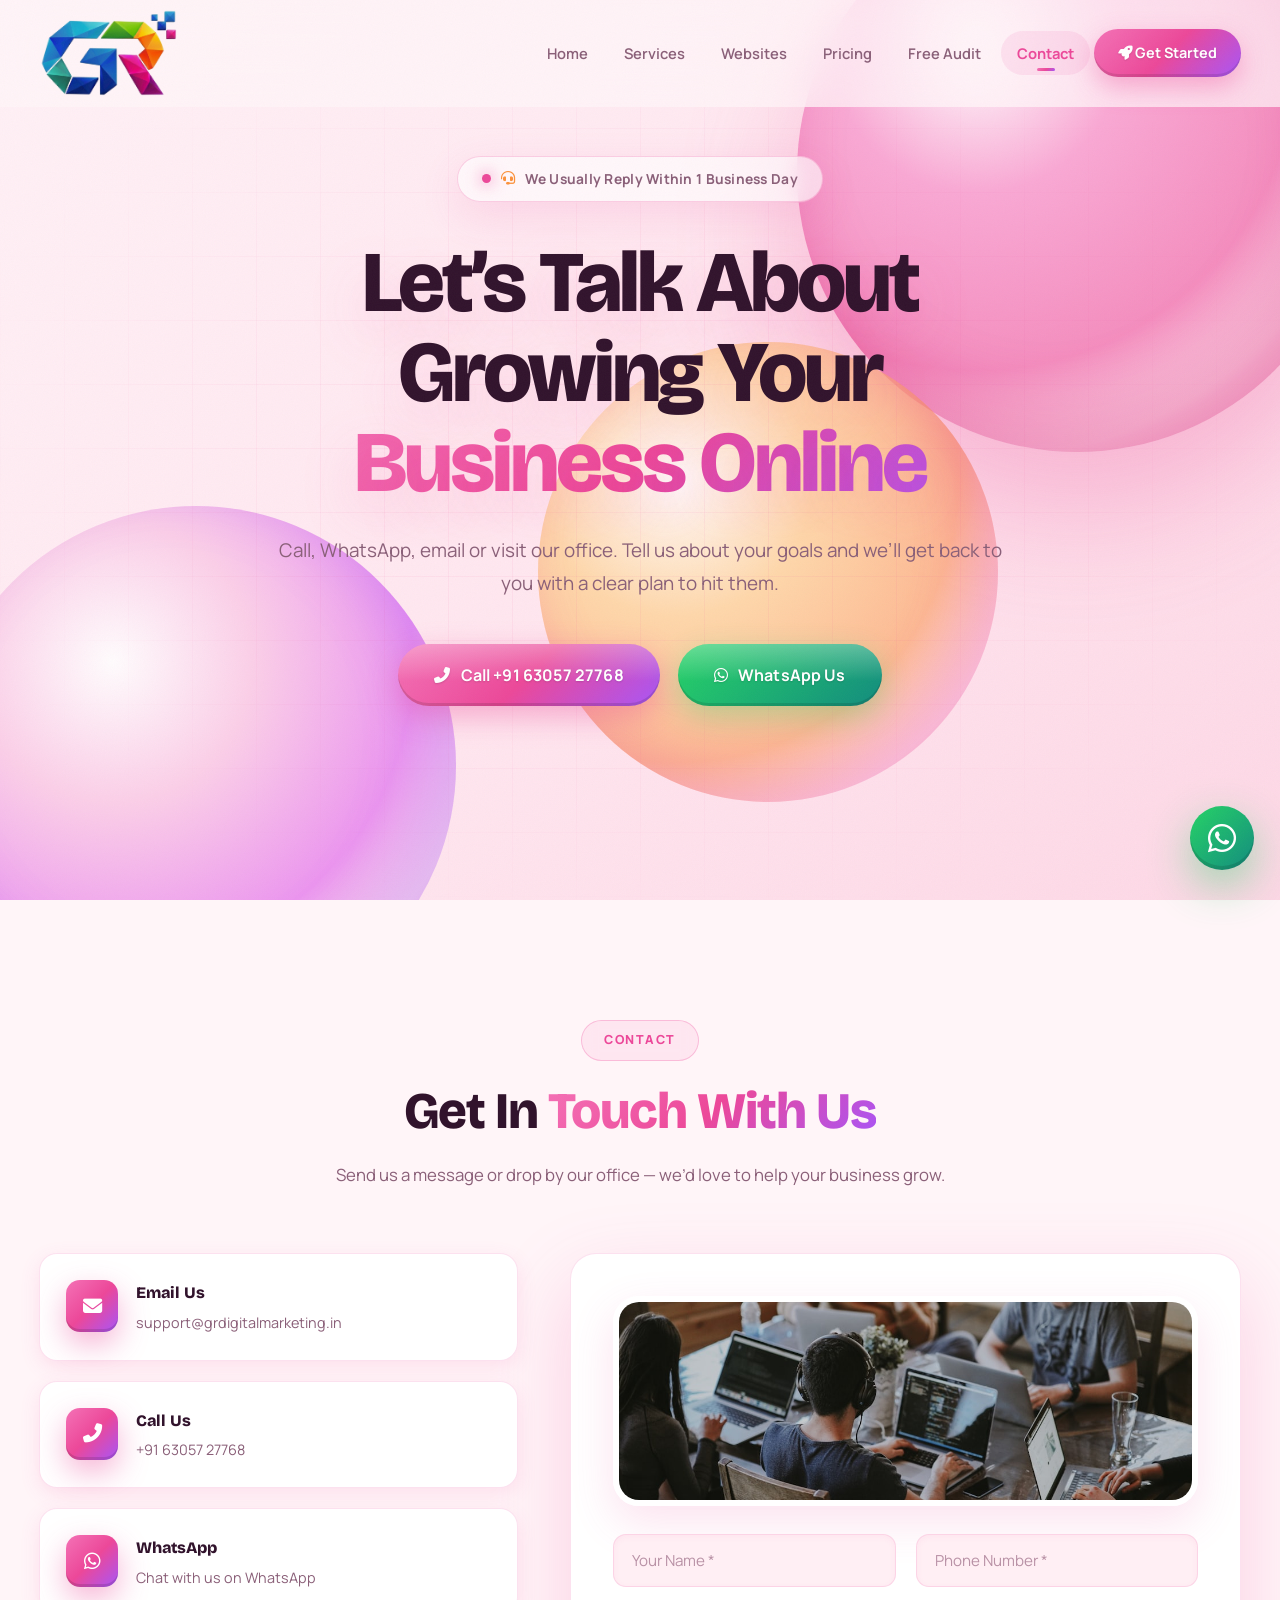
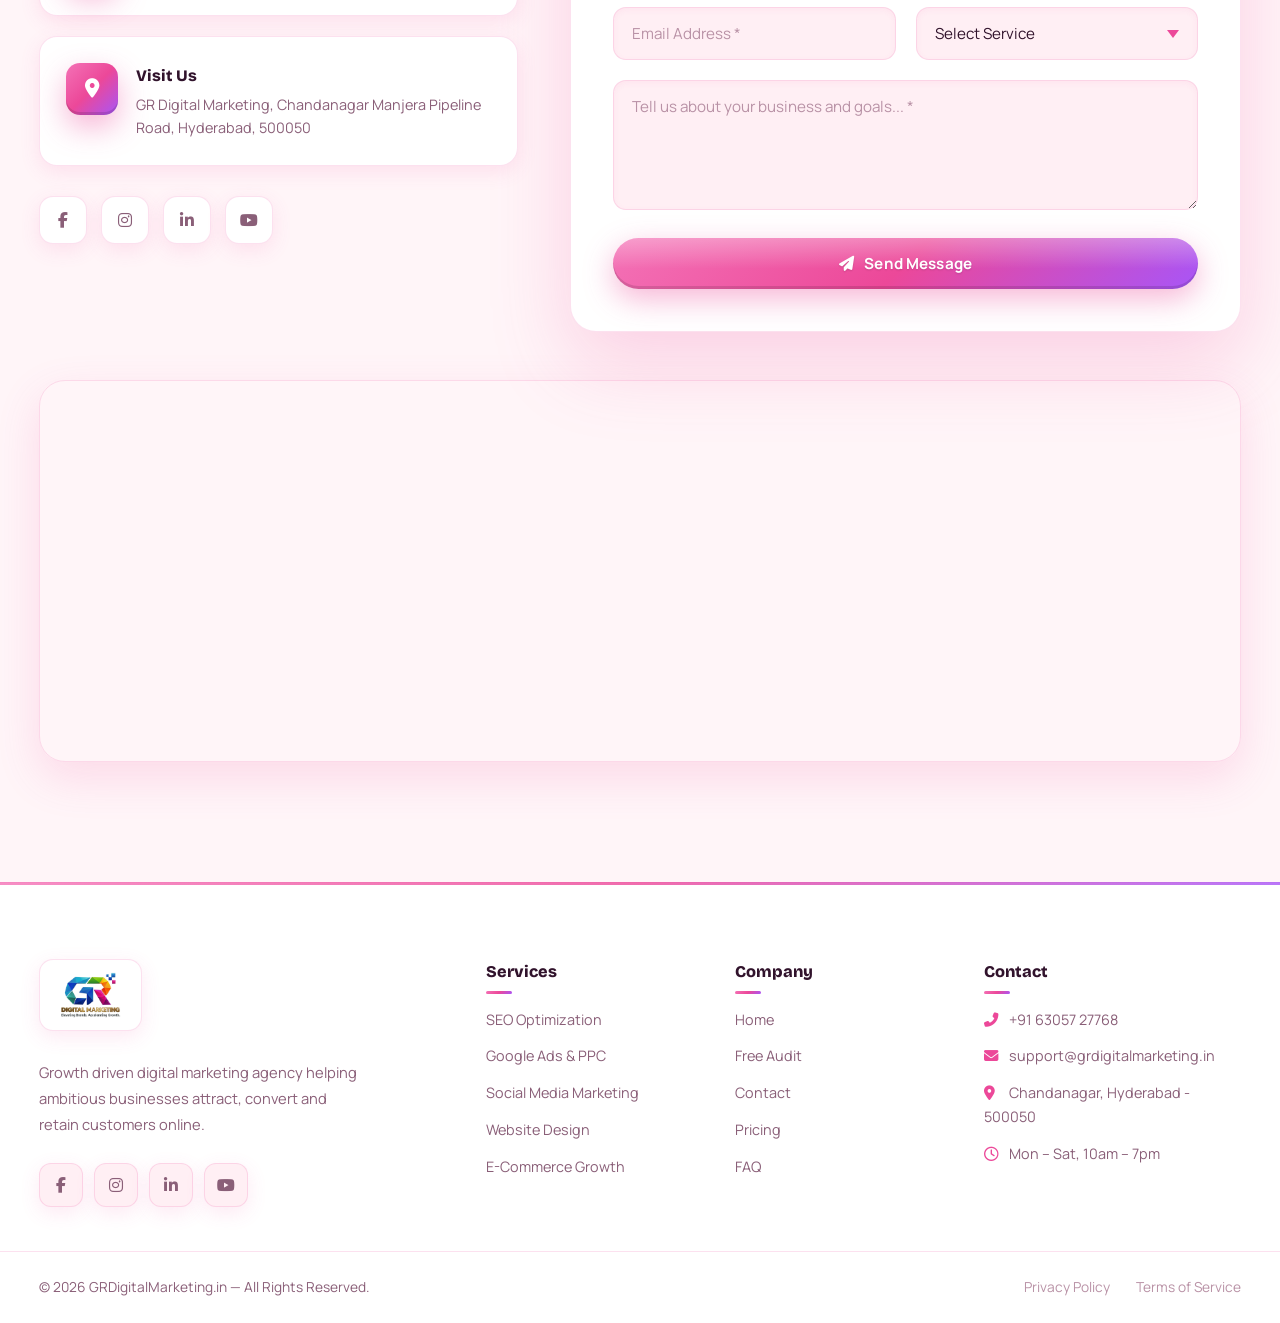
<file: contact.html>
<!DOCTYPE html>
<html lang="en">
<head>
    <meta charset="UTF-8">
    <meta name="viewport" content="width=device-width, initial-scale=1.0">
    <meta name="description" content="Contact GR Digital Marketing — email, call or WhatsApp us. Chandanagar Manjera Pipeline Road, Hyderabad, 500050.">
    <title>Contact Us | GR Digital Marketing</title>

    <link rel="icon" type="image/png" href="favicon.png">
    <link rel="preconnect" href="https://fonts.googleapis.com">
    <link rel="preconnect" href="https://fonts.gstatic.com" crossorigin>
    <link href="https://fonts.googleapis.com/css2?family=Manrope:wght@400;500;600;700;800&family=Bricolage+Grotesque:wght@500;600;700;800&display=swap" rel="stylesheet">
    <link rel="stylesheet" href="https://cdnjs.cloudflare.com/ajax/libs/font-awesome/6.5.2/css/all.min.css">
    <link rel="stylesheet" href="styles.css">
</head>
<body id="top">

    <!-- ======= Preloader ======= -->
    <div id="preloader">
        <div class="loader">
            <div class="loader-inner">
                <div class="loader-ring"></div>
                <div class="loader-ring"></div>
                <div class="loader-ring"></div>
                <img class="loader-img" src="logo-mark.png" alt="GR Digital Marketing">
            </div>
            <div class="loader-text">GR</div>
        </div>
    </div>

    <!-- ======= Navigation ======= -->
    <header id="navbar" class="navbar">
        <div class="nav-container">
            <a href="index.html" class="nav-logo">
                <img class="logo-img" src="images/grdm-flow-gr.png" alt="GR Digital Marketing logo">
            </a>

            <nav id="navMenu" class="nav-menu">
                <a href="index.html" class="nav-link">Home</a>
                <a href="index.html#services" class="nav-link">Services</a>
                <a href="index.html#website" class="nav-link">Websites</a>
                <a href="index.html#pricing" class="nav-link">Pricing</a>
                <a href="landing.html" class="nav-link">Free Audit</a>
                <a href="contact.html" class="nav-link active">Contact</a>
                <a href="contact.html" class="nav-link nav-cta"><i class="fas fa-rocket"></i> Get Started</a>
            </nav>

            <button id="hamburger" class="hamburger" aria-label="Open menu">
                <span></span>
                <span></span>
                <span></span>
            </button>
        </div>
    </header>

    <main>
        <!-- ======= Page Header ======= -->
        <section class="hero">
            <div class="hero-bg">
                <div class="hero-gradient-1"></div>
                <div class="hero-gradient-2"></div>
                <div class="hero-gradient-3"></div>
                <div class="hero-grid"></div>
            </div>

            <div class="hero-photo hero-photo-1">
                <img src="images/office-team.jpg" alt="GR Digital Marketing team">
                <span class="hero-photo-cap"><i class="fas fa-users"></i> We reply fast</span>
            </div>

            <div class="container">
                <div class="hero-content">
                    <div class="hero-badge">
                        <i class="fas fa-headset"></i>
                        We Usually Reply Within 1 Business Day
                    </div>

                    <h1 class="hero-title">
                        <span class="hero-line">Let&rsquo;s Talk About</span>
                        <span class="hero-line">Growing Your</span>
                        <span class="hero-line text-gradient">Business Online</span>
                    </h1>

                    <p class="hero-subtitle">
                        Call, WhatsApp, email or visit our office. Tell us about your goals and
                        we&rsquo;ll get back to you with a clear plan to hit them.
                    </p>

                    <div class="hero-cta-group">
                        <a href="tel:+916305727768" class="btn btn-primary btn-lg"><i class="fas fa-phone-alt"></i> Call +91 63057 27768</a>
                        <a href="https://wa.me/916305727768" target="_blank" rel="noopener" class="btn btn-whatsapp btn-lg"><i class="fab fa-whatsapp"></i> WhatsApp Us</a>
                    </div>
                </div>
            </div>
        </section>

        <!-- ======= Contact Section ======= -->
        <section id="contact" class="contact-section">
            <div class="container">
                <div class="section-header">
                    <span class="section-tag">Contact</span>
                    <h2 class="section-title">Get In <span class="text-gradient">Touch With Us</span></h2>
                    <p class="section-desc">
                        Send us a message or drop by our office &mdash; we&rsquo;d love to help your business grow.
                    </p>
                </div>

                <div class="contact-grid">
                    <div class="contact-info">
                        <div class="contact-card">
                            <div class="contact-icon"><i class="fas fa-envelope"></i></div>
                            <div>
                                <h4>Email Us</h4>
                                <p><a href="mailto:support@grdigitalmarketing.in">support@grdigitalmarketing.in</a></p>
                            </div>
                        </div>
                        <div class="contact-card">
                            <div class="contact-icon"><i class="fas fa-phone-alt"></i></div>
                            <div>
                                <h4>Call Us</h4>
                                <p><a href="tel:+916305727768">+91 63057 27768</a></p>
                            </div>
                        </div>
                        <div class="contact-card">
                            <div class="contact-icon"><i class="fab fa-whatsapp"></i></div>
                            <div>
                                <h4>WhatsApp</h4>
                                <p><a href="https://wa.me/916305727768" target="_blank" rel="noopener">Chat with us on WhatsApp</a></p>
                            </div>
                        </div>
                        <div class="contact-card">
                            <div class="contact-icon"><i class="fas fa-map-marker-alt"></i></div>
                            <div>
                                <h4>Visit Us</h4>
                                <p>GR Digital Marketing, Chandanagar Manjera Pipeline Road, Hyderabad, 500050</p>
                            </div>
                        </div>
                        <div class="contact-social">
                            <a href="#" aria-label="Facebook"><i class="fab fa-facebook-f"></i></a>
                            <a href="#" aria-label="Instagram"><i class="fab fa-instagram"></i></a>
                            <a href="#" aria-label="LinkedIn"><i class="fab fa-linkedin-in"></i></a>
                            <a href="#" aria-label="YouTube"><i class="fab fa-youtube"></i></a>
                        </div>
                    </div>

                    <div class="contact-form-wrapper">
                        <img class="contact-photo" src="images/team-meeting.jpg" alt="GR Digital Marketing team">
                        <form id="contactForm" class="contact-form" action="#" method="POST">
                            <div class="form-row">
                                <div class="form-group">
                                    <input type="text" name="name" placeholder="Your Name *" required>
                                </div>
                                <div class="form-group">
                                    <input type="tel" name="phone" placeholder="Phone Number *" required>
                                </div>
                            </div>
                            <div class="form-row">
                                <div class="form-group">
                                    <input type="email" name="email" placeholder="Email Address *" required>
                                </div>
                                <div class="form-group">
                                    <select name="service" required>
                                        <option value="" disabled selected>Select Service</option>
                                        <option value="seo">SEO</option>
                                        <option value="ads">Google Ads / PPC</option>
                                        <option value="social">Social Media</option>
                                        <option value="website">Website Design</option>
                                        <option value="ecommerce">E-Commerce</option>
                                        <option value="full">Full Digital Marketing</option>
                                    </select>
                                </div>
                            </div>
                            <div class="form-group">
                                <textarea name="message" placeholder="Tell us about your business and goals... *" required></textarea>
                            </div>
                            <button type="submit" class="btn btn-primary btn-block">
                                <i class="fas fa-paper-plane"></i> Send Message
                            </button>
                        </form>
                    </div>
                </div>

                <div style="margin-top: 48px; border-radius: var(--radius-lg); overflow: hidden; box-shadow: var(--shadow-md); border: 1px solid var(--border);">
                    <iframe
                        src="https://www.google.com/maps?q=Chandanagar%20Manjera%20Pipeline%20Road%2C%20Hyderabad%2C%20500050&output=embed"
                        width="100%"
                        height="380"
                        style="border: 0; display: block;"
                        allowfullscreen=""
                        loading="lazy"
                        referrerpolicy="no-referrer-when-downgrade"
                        title="GR Digital Marketing location map"></iframe>
                </div>
            </div>
        </section>
    </main>

    <!-- ======= Footer ======= -->
    <footer class="footer">
        <div class="footer-top">
            <div class="container">
                <div class="footer-grid">
                    <div class="footer-brand">
                        <a href="index.html" class="footer-logo">
                            <img class="footer-logo-img" src="logo.png" alt="GR Digital Marketing">
                        </a>
                        <p>
                            Growth driven digital marketing agency helping ambitious businesses
                            attract, convert and retain customers online.
                        </p>
                        <div class="footer-social">
                            <a href="#" aria-label="Facebook"><i class="fab fa-facebook-f"></i></a>
                            <a href="#" aria-label="Instagram"><i class="fab fa-instagram"></i></a>
                            <a href="#" aria-label="LinkedIn"><i class="fab fa-linkedin-in"></i></a>
                            <a href="#" aria-label="YouTube"><i class="fab fa-youtube"></i></a>
                        </div>
                    </div>

                    <div class="footer-links">
                        <h4>Services</h4>
                        <ul>
                            <li><a href="index.html#services">SEO Optimization</a></li>
                            <li><a href="index.html#services">Google Ads &amp; PPC</a></li>
                            <li><a href="index.html#services">Social Media Marketing</a></li>
                            <li><a href="index.html#services">Website Design</a></li>
                            <li><a href="index.html#services">E-Commerce Growth</a></li>
                        </ul>
                    </div>

                    <div class="footer-links">
                        <h4>Company</h4>
                        <ul>
                            <li><a href="index.html">Home</a></li>
                            <li><a href="landing.html">Free Audit</a></li>
                            <li><a href="contact.html">Contact</a></li>
                            <li><a href="index.html#pricing">Pricing</a></li>
                            <li><a href="index.html#faq">FAQ</a></li>
                        </ul>
                    </div>

                    <div class="footer-links">
                        <h4>Contact</h4>
                        <ul>
                            <li><i class="fas fa-phone-alt"></i><a href="tel:+916305727768">+91 63057 27768</a></li>
                            <li><i class="fas fa-envelope"></i><a href="mailto:support@grdigitalmarketing.in">support@grdigitalmarketing.in</a></li>
                            <li><i class="fas fa-map-marker-alt"></i>Chandanagar, Hyderabad - 500050</li>
                            <li><i class="far fa-clock"></i>Mon &ndash; Sat, 10am &ndash; 7pm</li>
                        </ul>
                    </div>
                </div>
            </div>
        </div>
        <div class="footer-bottom">
            <div class="container">
                <p>&copy; 2024 GRDigitalMarketing.in — All Rights Reserved.</p>
                <div class="footer-legal">
                    <a href="privacy.html">Privacy Policy</a>
                    <a href="terms.html">Terms of Service</a>
                </div>
            </div>
        </div>
    </footer>

    <!-- ======= Floating Elements ======= -->
    <button id="backToTop" class="back-to-top" aria-label="Back to top"><i class="fas fa-chevron-up"></i></button>
    <a href="https://wa.me/916305727768" target="_blank" rel="noopener" class="whatsapp-float" aria-label="Chat on WhatsApp"><i class="fab fa-whatsapp"></i></a>

    <script src="script.js"></script>
</body>
</html>
</file>
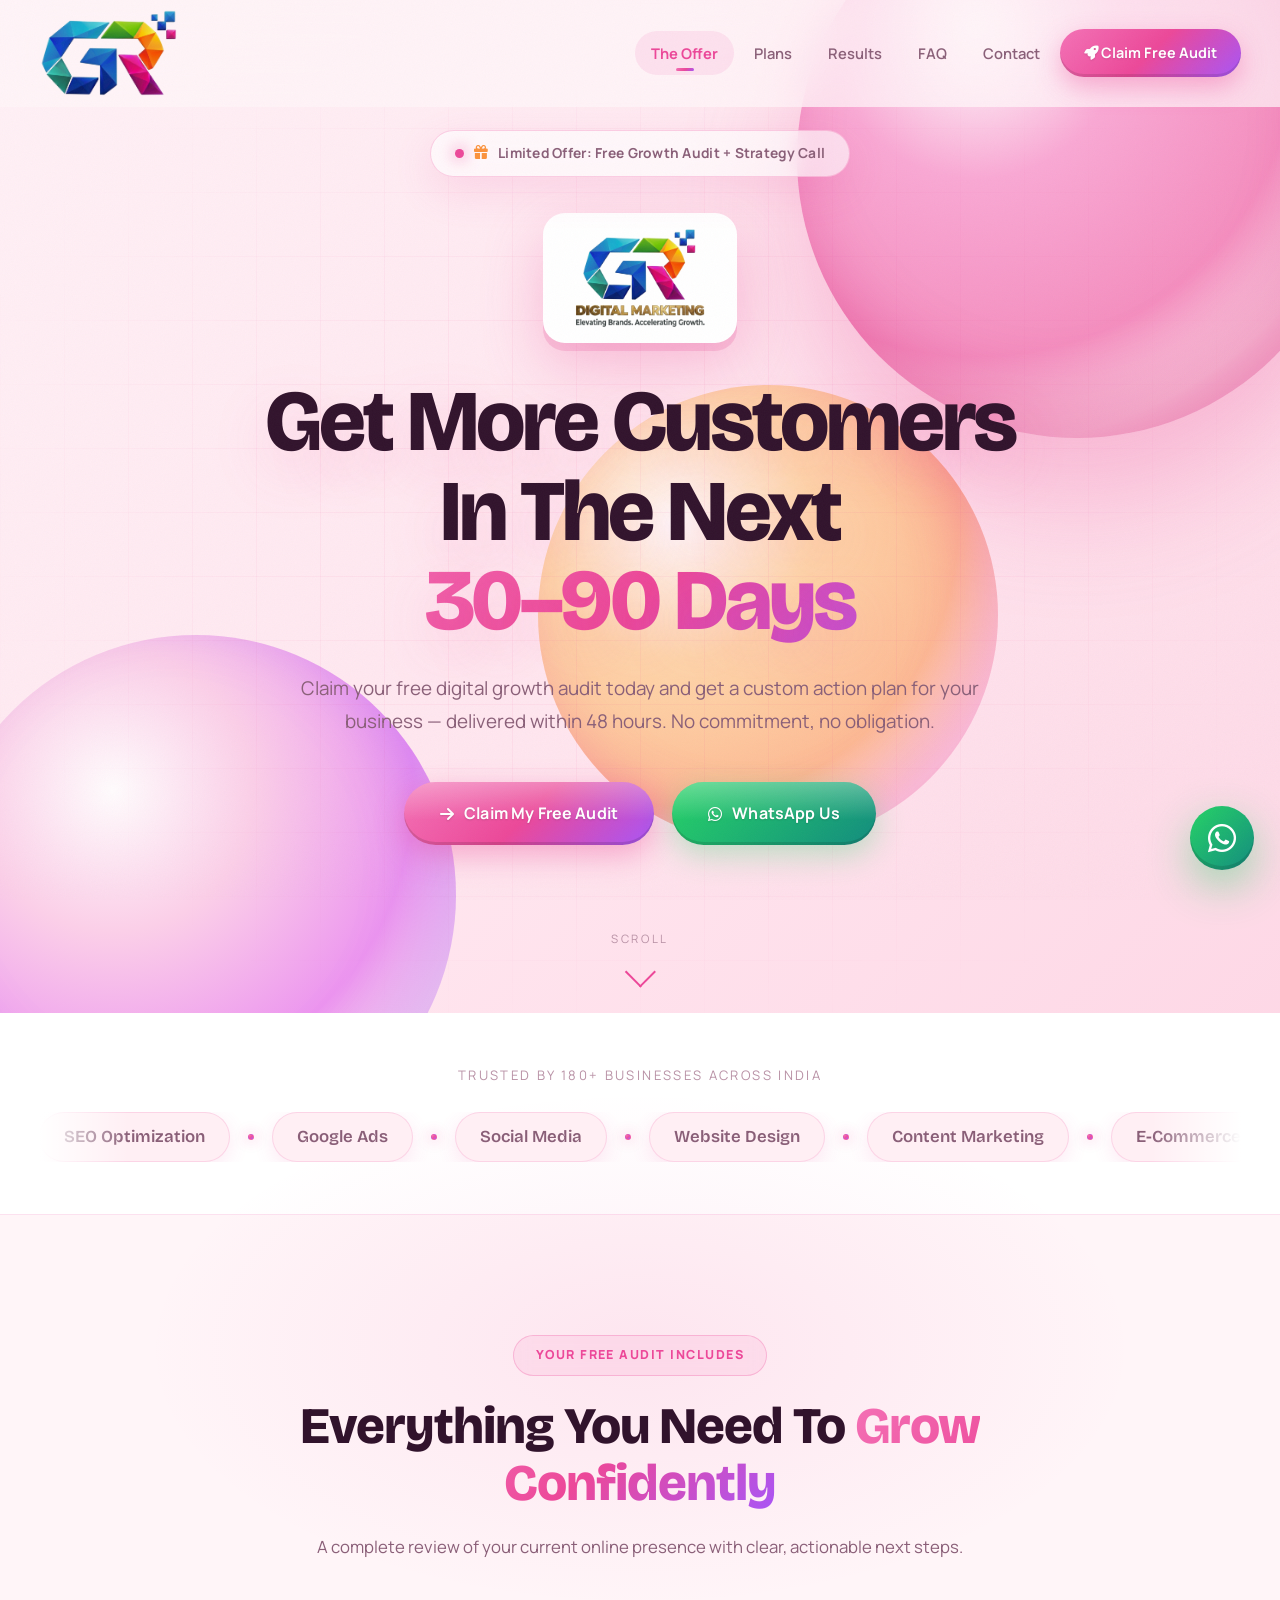
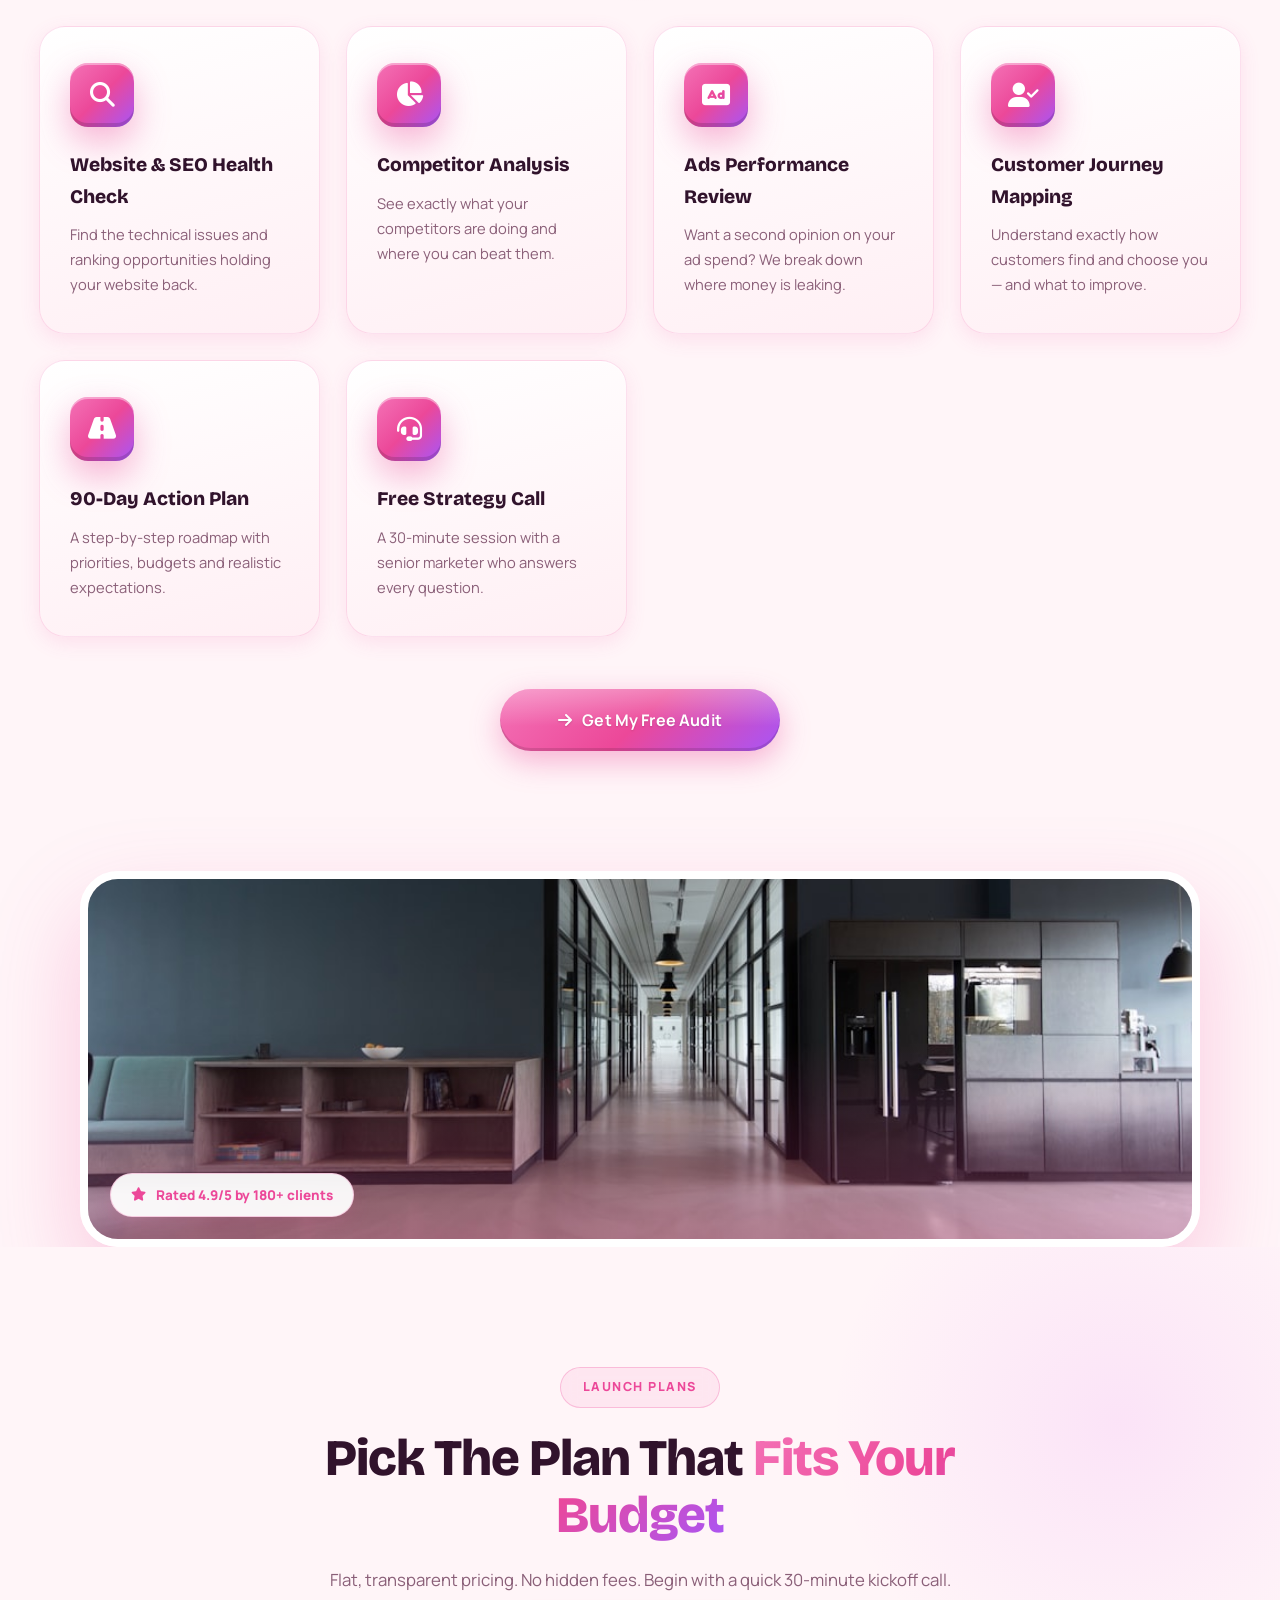
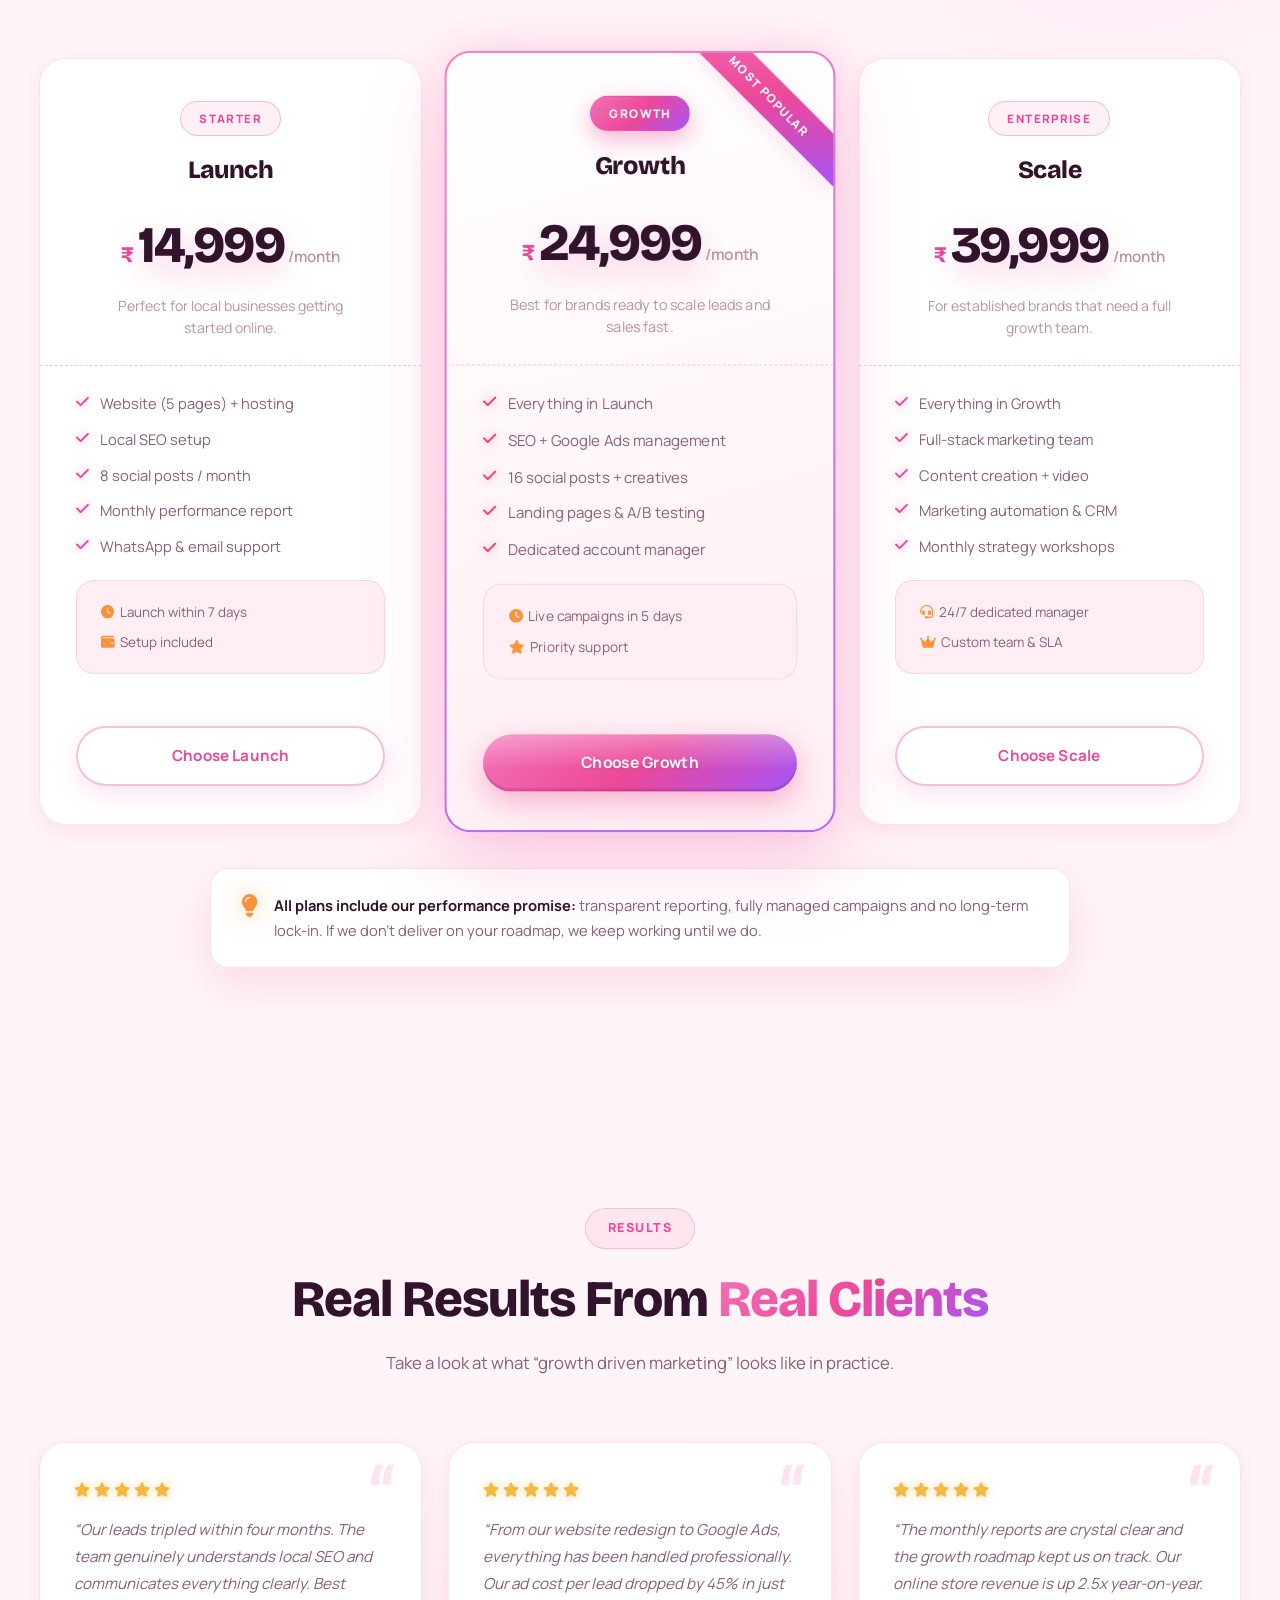
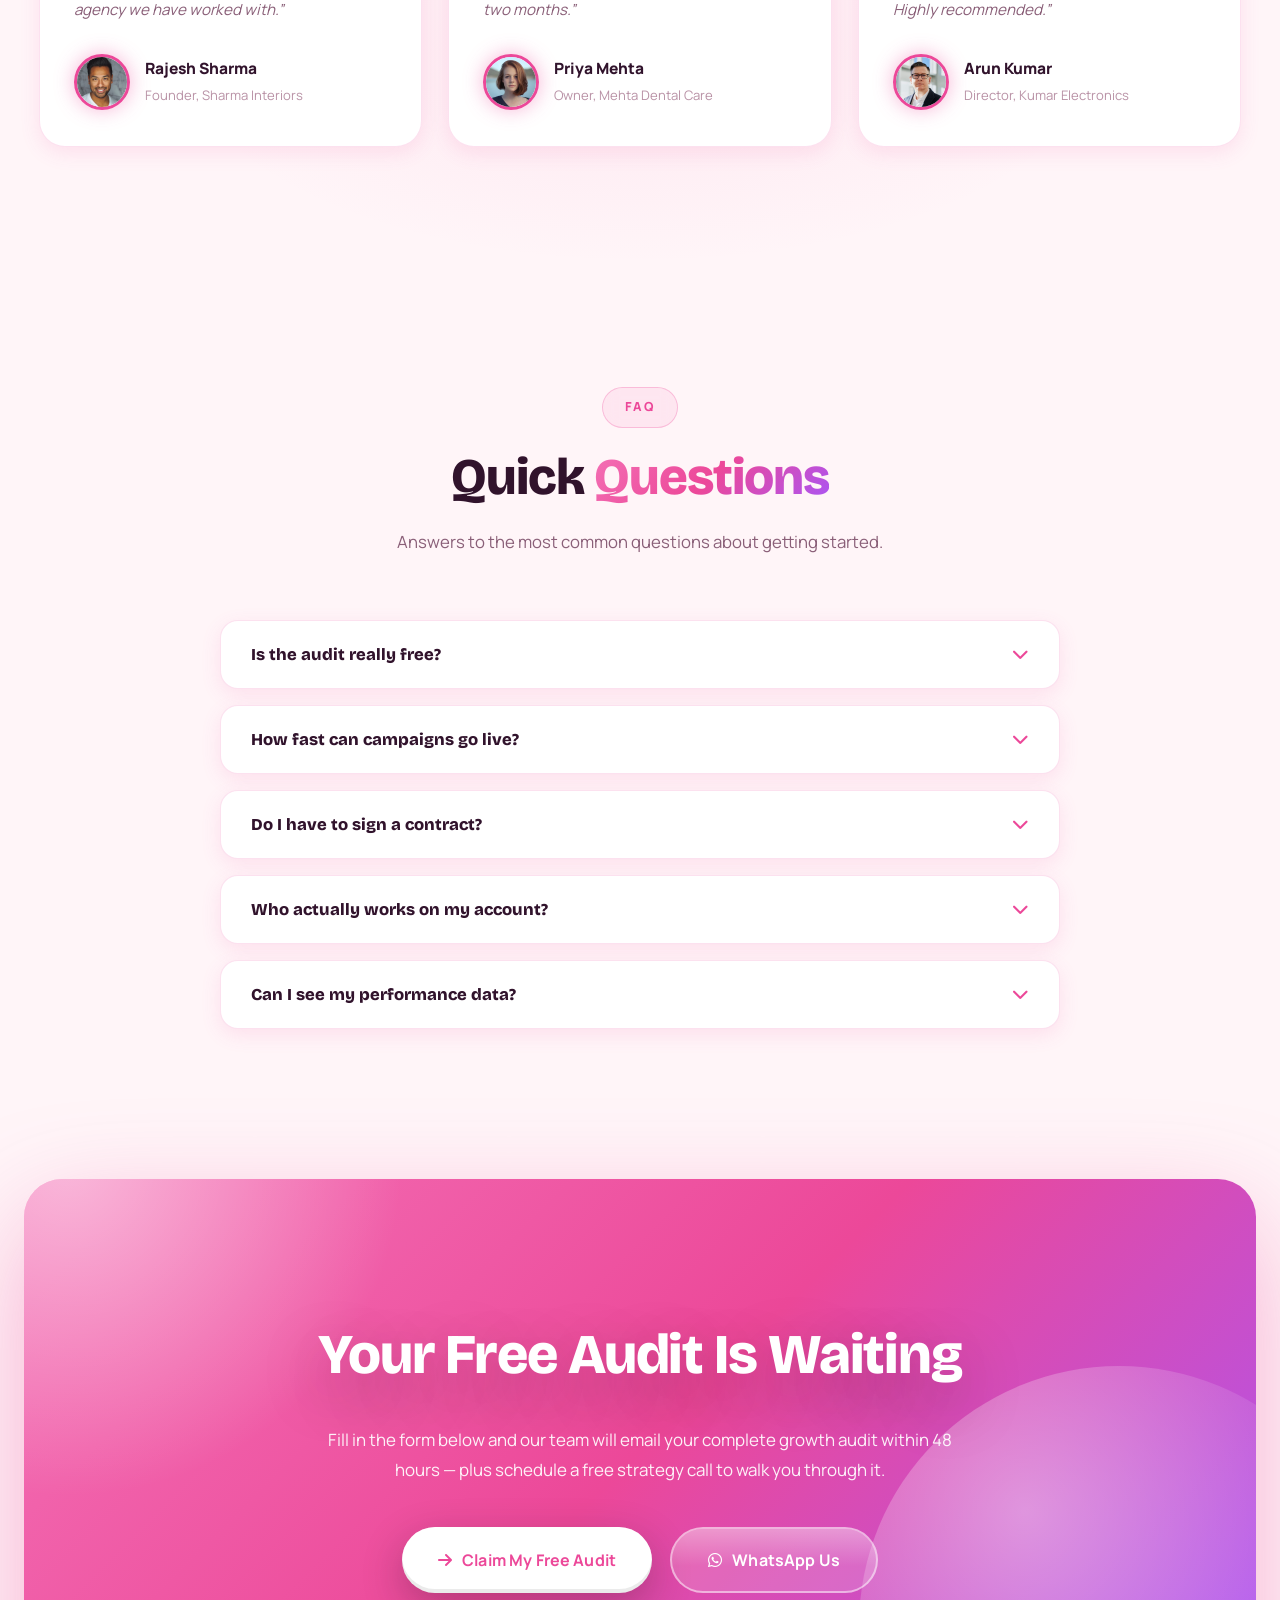
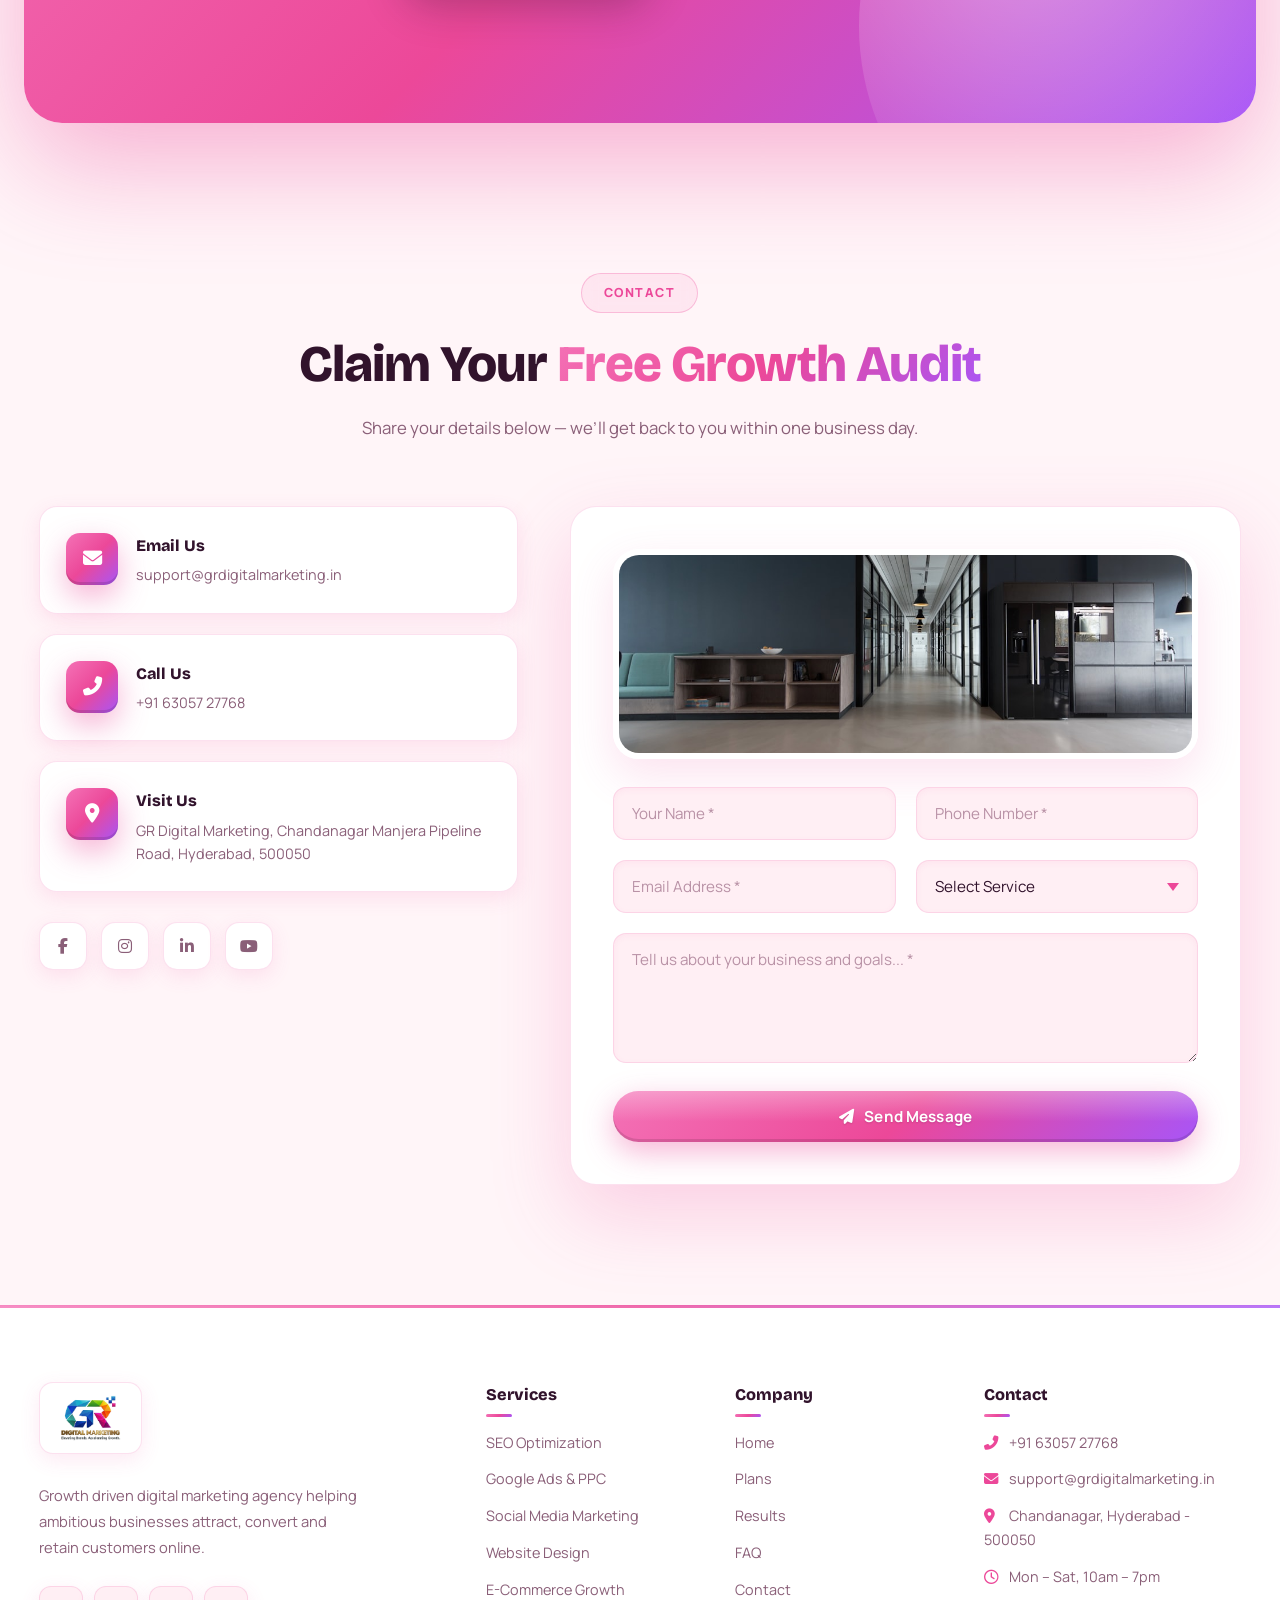
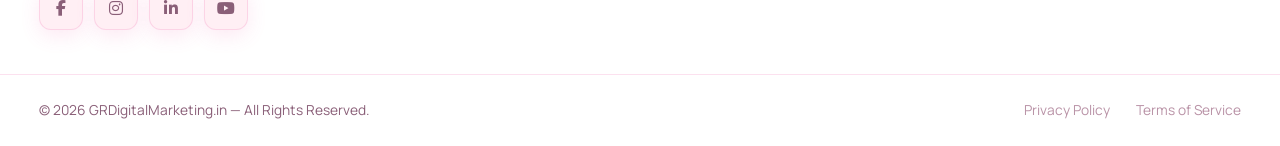
<file: landing.html>
<!DOCTYPE html>
<html lang="en">
<head>
    <meta charset="UTF-8">
    <meta name="viewport" content="width=device-width, initial-scale=1.0">
    <meta name="description" content="GR Digital Marketing — Get a free growth audit and launch campaign. Digital marketing plans designed for measurable results.">
    <title>GR Digital Marketing | Growth Plans That Deliver</title>

    <link rel="icon" type="image/png" href="favicon.png">
    <link rel="preconnect" href="https://fonts.googleapis.com">
    <link rel="preconnect" href="https://fonts.gstatic.com" crossorigin>
    <link href="https://fonts.googleapis.com/css2?family=Manrope:wght@400;500;600;700;800&family=Bricolage+Grotesque:wght@500;600;700;800&display=swap" rel="stylesheet">
    <link rel="stylesheet" href="https://cdnjs.cloudflare.com/ajax/libs/font-awesome/6.5.2/css/all.min.css">
    <link rel="stylesheet" href="styles.css">
</head>
<body id="top">

    <!-- ======= Preloader ======= -->
    <div id="preloader">
        <div class="loader">
            <div class="loader-inner">
                <div class="loader-ring"></div>
                <div class="loader-ring"></div>
                <div class="loader-ring"></div>
                <img class="loader-img" src="logo-mark.png" alt="GR Digital Marketing">
            </div>
            <div class="loader-text">GR</div>
        </div>
    </div>

    <!-- ======= Navigation ======= -->
    <header id="navbar" class="navbar">
        <div class="nav-container">
            <a href="index.html" class="nav-logo">
                <img class="logo-img" src="images/grdm-flow-gr.png" alt="GR Digital Marketing logo">
            </a>

            <nav id="navMenu" class="nav-menu">
                <a href="#offer" class="nav-link active">The Offer</a>
                <a href="#plans" class="nav-link">Plans</a>
                <a href="#results" class="nav-link">Results</a>
                <a href="#faq" class="nav-link">FAQ</a>
                <a href="contact.html" class="nav-link">Contact</a>
                <a href="contact.html" class="nav-link nav-cta"><i class="fas fa-rocket"></i> Claim Free Audit</a>
            </nav>

            <button id="hamburger" class="hamburger" aria-label="Open menu">
                <span></span>
                <span></span>
                <span></span>
            </button>
        </div>
    </header>

    <main>
        <!-- ======= Hero ======= -->
        <section id="offer" class="hero landing-alt-bg">
            <div class="hero-bg">
                <div class="hero-gradient-1"></div>
                <div class="hero-gradient-2"></div>
                <div class="hero-gradient-3"></div>
                <div class="hero-grid"></div>
            </div>

            <div class="hero-photo hero-photo-1">
                <img src="images/hero-marketing.jpg" alt="Marketing strategy in action">
                <span class="hero-photo-cap"><i class="fas fa-chart-line"></i> Data Driven</span>
            </div>
            <div class="hero-photo hero-photo-2">
                <img src="images/team-meeting.jpg" alt="GR Digital team">
                <span class="hero-photo-cap"><i class="fas fa-users"></i> Senior Team</span>
            </div>

            <div class="container">
                <div class="hero-content">
                    <div class="hero-badge">
                        <i class="fas fa-gift"></i>
                        Limited Offer: Free Growth Audit + Strategy Call
                    </div>

                    <div class="hero-logo">
                        <img class="hero-logo-img" src="logo.png" alt="GR Digital Marketing">
                    </div>

                    <h1 class="hero-title">
                        <span class="hero-line">Get More Customers</span>
                        <span class="hero-line">In The Next</span>
                        <span class="hero-line text-gradient">30&ndash;90 Days</span>
                    </h1>

                    <p class="hero-subtitle">
                        Claim your free digital growth audit today and get a custom action plan
                        for your business &mdash; delivered within 48 hours. No commitment, no obligation.
                    </p>

                    <div class="hero-cta-group">
                        <a href="#contact" class="btn btn-primary btn-lg"><i class="fas fa-arrow-right"></i> Claim My Free Audit</a>
                        <a href="https://wa.me/916305727768" target="_blank" rel="noopener" class="btn btn-whatsapp btn-lg"><i class="fab fa-whatsapp"></i> WhatsApp Us</a>
                    </div>
                </div>
            </div>

            <div class="hero-scroll-indicator">
                <span>Scroll</span>
                <div class="scroll-arrow"></div>
            </div>
        </section>

        <!-- ======= Trusted Bar ======= -->
        <section class="trusted-section">
            <div class="container">
                <p class="trusted-label">Trusted by 180+ businesses across India</p>
                <div class="trusted-scroll">
                    <div class="trusted-track">
                        <span>SEO Optimization</span><span class="dot"></span>
                        <span>Google Ads</span><span class="dot"></span>
                        <span>Social Media</span><span class="dot"></span>
                        <span>Website Design</span><span class="dot"></span>
                        <span>Content Marketing</span><span class="dot"></span>
                        <span>E-Commerce</span><span class="dot"></span>
                        <span>Brand Strategy</span><span class="dot"></span>
                        <span>Marketing Automation</span><span class="dot"></span>
                        <span>SEO Optimization</span><span class="dot"></span>
                        <span>Google Ads</span><span class="dot"></span>
                        <span>Social Media</span><span class="dot"></span>
                        <span>Website Design</span><span class="dot"></span>
                        <span>Content Marketing</span><span class="dot"></span>
                        <span>E-Commerce</span><span class="dot"></span>
                        <span>Brand Strategy</span><span class="dot"></span>
                        <span>Marketing Automation</span><span class="dot"></span>
                    </div>
                </div>
            </div>
        </section>

        <!-- ======= What You Get ======= -->
        <section id="services" class="services-section">
            <div class="container">
                <div class="section-header">
                    <span class="section-tag">Your Free Audit Includes</span>
                    <h2 class="section-title">Everything You Need To <span class="text-gradient">Grow Confidently</span></h2>
                    <p class="section-desc">A complete review of your current online presence with clear, actionable next steps.</p>
                </div>

                <div class="services-grid animate-on-scroll">
                    <div class="service-card">
                        <div class="service-icon"><i class="fas fa-search"></i></div>
                        <h3>Website &amp; SEO Health Check</h3>
                        <p>Find the technical issues and ranking opportunities holding your website back.</p>
                    </div>
                    <div class="service-card">
                        <div class="service-icon"><i class="fas fa-chart-pie"></i></div>
                        <h3>Competitor Analysis</h3>
                        <p>See exactly what your competitors are doing and where you can beat them.</p>
                    </div>
                    <div class="service-card">
                        <div class="service-icon"><i class="fas fa-ad"></i></div>
                        <h3>Ads Performance Review</h3>
                        <p>Want a second opinion on your ad spend? We break down where money is leaking.</p>
                    </div>
                    <div class="service-card">
                        <div class="service-icon"><i class="fas fa-user-check"></i></div>
                        <h3>Customer Journey Mapping</h3>
                        <p>Understand exactly how customers find and choose you &mdash; and what to improve.</p>
                    </div>
                    <div class="service-card">
                        <div class="service-icon"><i class="fas fa-road"></i></div>
                        <h3>90-Day Action Plan</h3>
                        <p>A step-by-step roadmap with priorities, budgets and realistic expectations.</p>
                    </div>
                    <div class="service-card">
                        <div class="service-icon"><i class="fas fa-headset"></i></div>
                        <h3>Free Strategy Call</h3>
                        <p>A 30-minute session with a senior marketer who answers every question.</p>
                    </div>
                </div>

                <div class="section-cta">
                    <a href="#contact" class="btn btn-primary btn-lg"><i class="fas fa-arrow-right"></i> Get My Free Audit</a>
                </div>
            </div>
        </section>

        <div class="section-feature animate-on-scroll">
            <img src="images/office-team.jpg" alt="GR Digital Marketing team at work">
            <span class="section-feature-cap"><i class="fas fa-star"></i> Rated 4.9/5 by 180+ clients</span>
        </div>

        <!-- ======= Plans ======= -->
        <section id="plans" class="pricing-section landing-alt-bg">
            <div class="container">
                <div class="section-header">
                    <span class="section-tag">Launch Plans</span>
                    <h2 class="section-title">Pick The Plan That <span class="text-gradient">Fits Your Budget</span></h2>
                    <p class="section-desc">Flat, transparent pricing. No hidden fees. Begin with a quick 30-minute kickoff call.</p>
                </div>

                <div class="pricing-grid animate-on-scroll">
                    <div class="pricing-card">
                        <div class="pricing-header">
                            <span class="pricing-badge">Starter</span>
                            <h3>Launch</h3>
                            <div class="pricing-amount">
                                <span class="currency">&#8377;</span>
                                <span class="price">14,999</span>
                                <span class="period">/month</span>
                            </div>
                            <p class="pricing-note">Perfect for local businesses getting started online.</p>
                        </div>
                        <div class="pricing-body">
                            <ul class="pricing-features">
                                <li><i class="fas fa-check"></i> Website (5 pages) + hosting</li>
                                <li><i class="fas fa-check"></i> Local SEO setup</li>
                                <li><i class="fas fa-check"></i> 8 social posts / month</li>
                                <li><i class="fas fa-check"></i> Monthly performance report</li>
                                <li><i class="fas fa-check"></i> WhatsApp &amp; email support</li>
                            </ul>
                            <ul class="landing-plan-notes">
                                <li><i class="fas fa-clock"></i>&nbsp; Launch within 7 days</li>
                                <li><i class="fas fa-wallet"></i>&nbsp; Setup included</li>
                            </ul>
                        </div>
                        <div class="pricing-footer">
                            <a href="#contact" class="btn btn-outline btn-block">Choose Launch</a>
                        </div>
                    </div>

                    <div class="pricing-card pricing-featured">
                        <div class="pricing-popular-badge">Most Popular</div>
                        <div class="pricing-header">
                            <span class="pricing-badge">Growth</span>
                            <h3>Growth</h3>
                            <div class="pricing-amount">
                                <span class="currency">&#8377;</span>
                                <span class="price">24,999</span>
                                <span class="period">/month</span>
                            </div>
                            <p class="pricing-note">Best for brands ready to scale leads and sales fast.</p>
                        </div>
                        <div class="pricing-body">
                            <ul class="pricing-features">
                                <li><i class="fas fa-check"></i> Everything in Launch</li>
                                <li><i class="fas fa-check"></i> SEO + Google Ads management</li>
                                <li><i class="fas fa-check"></i> 16 social posts + creatives</li>
                                <li><i class="fas fa-check"></i> Landing pages &amp; A/B testing</li>
                                <li><i class="fas fa-check"></i> Dedicated account manager</li>
                            </ul>
                            <ul class="landing-plan-notes">
                                <li><i class="fas fa-clock"></i>&nbsp; Live campaigns in 5 days</li>
                                <li><i class="fas fa-star"></i>&nbsp; Priority support</li>
                            </ul>
                        </div>
                        <div class="pricing-footer">
                            <a href="#contact" class="btn btn-primary btn-block">Choose Growth</a>
                        </div>
                    </div>

                    <div class="pricing-card">
                        <div class="pricing-header">
                            <span class="pricing-badge">Enterprise</span>
                            <h3>Scale</h3>
                            <div class="pricing-amount">
                                <span class="currency">&#8377;</span>
                                <span class="price">39,999</span>
                                <span class="period">/month</span>
                            </div>
                            <p class="pricing-note">For established brands that need a full growth team.</p>
                        </div>
                        <div class="pricing-body">
                            <ul class="pricing-features">
                                <li><i class="fas fa-check"></i> Everything in Growth</li>
                                <li><i class="fas fa-check"></i> Full-stack marketing team</li>
                                <li><i class="fas fa-check"></i> Content creation + video</li>
                                <li><i class="fas fa-check"></i> Marketing automation &amp; CRM</li>
                                <li><i class="fas fa-check"></i> Monthly strategy workshops</li>
                            </ul>
                            <ul class="landing-plan-notes">
                                <li><i class="fas fa-headset"></i>&nbsp; 24/7 dedicated manager</li>
                                <li><i class="fas fa-crown"></i>&nbsp; Custom team &amp; SLA</li>
                            </ul>
                        </div>
                        <div class="pricing-footer">
                            <a href="#contact" class="btn btn-outline btn-block">Choose Scale</a>
                        </div>
                    </div>
                </div>

                <div class="pricing-note-banner">
                    <i class="fas fa-lightbulb"></i>
                    <p>
                        <strong>All plans include our performance promise:</strong> transparent reporting, fully
                        managed campaigns and no long-term lock-in. If we don&rsquo;t deliver on your roadmap, we keep
                        working until we do.
                    </p>
                </div>
            </div>
        </section>

        <!-- ======= Results ======= -->
        <section id="results" class="testimonials-section">
            <div class="container">
                <div class="section-header">
                    <span class="section-tag">Results</span>
                    <h2 class="section-title">Real Results From <span class="text-gradient">Real Clients</span></h2>
                    <p class="section-desc">Take a look at what &ldquo;growth driven marketing&rdquo; looks like in practice.</p>
                </div>

                <div class="testimonials-grid animate-on-scroll">
                    <div class="testimonial-card">
                        <div class="testimonial-stars">
                            <i class="fas fa-star"></i><i class="fas fa-star"></i><i class="fas fa-star"></i><i class="fas fa-star"></i><i class="fas fa-star"></i>
                        </div>
                        <p>
                            &ldquo;Our leads tripled within four months. The team genuinely understands local SEO
                            and communicates everything clearly. Best agency we have worked with.&rdquo;
                        </p>
                        <div class="testimonial-author">
                            <div class="author-avatar"><img src="images/avatar-1.jpg" alt="Rajesh Sharma"></div>
                            <div>
                                <strong>Rajesh Sharma</strong>
                                <span>Founder, Sharma Interiors</span>
                            </div>
                        </div>
                    </div>

                    <div class="testimonial-card">
                        <div class="testimonial-stars">
                            <i class="fas fa-star"></i><i class="fas fa-star"></i><i class="fas fa-star"></i><i class="fas fa-star"></i><i class="fas fa-star"></i>
                        </div>
                        <p>
                            &ldquo;From our website redesign to Google Ads, everything has been handled professionally.
                            Our ad cost per lead dropped by 45% in just two months.&rdquo;
                        </p>
                        <div class="testimonial-author">
                            <div class="author-avatar"><img src="images/avatar-2.jpg" alt="Priya Mehta"></div>
                            <div>
                                <strong>Priya Mehta</strong>
                                <span>Owner, Mehta Dental Care</span>
                            </div>
                        </div>
                    </div>

                    <div class="testimonial-card">
                        <div class="testimonial-stars">
                            <i class="fas fa-star"></i><i class="fas fa-star"></i><i class="fas fa-star"></i><i class="fas fa-star"></i><i class="fas fa-star"></i>
                        </div>
                        <p>
                            &ldquo;The monthly reports are crystal clear and the growth roadmap kept us on track.
                            Our online store revenue is up 2.5x year-on-year. Highly recommended.&rdquo;
                        </p>
                        <div class="testimonial-author">
                            <div class="author-avatar"><img src="images/avatar-3.jpg" alt="Arun Kumar"></div>
                            <div>
                                <strong>Arun Kumar</strong>
                                <span>Director, Kumar Electronics</span>
                            </div>
                        </div>
                    </div>
                </div>
            </div>
        </section>

        <!-- ======= FAQ ======= -->
        <section id="faq" class="faq-section">
            <div class="container">
                <div class="section-header">
                    <span class="section-tag">FAQ</span>
                    <h2 class="section-title">Quick <span class="text-gradient">Questions</span></h2>
                    <p class="section-desc">Answers to the most common questions about getting started.</p>
                </div>

                <div class="faq-list">
                    <div class="faq-item">
                        <button class="faq-question" type="button">
                            <span>Is the audit really free?</span>
                            <i class="fas fa-chevron-down"></i>
                        </button>
                        <div class="faq-answer">
                            <p>Yes, completely free with no obligation. You get the audit and strategy call whether or not you hire us.</p>
                        </div>
                    </div>
                    <div class="faq-item">
                        <button class="faq-question" type="button">
                            <span>How fast can campaigns go live?</span>
                            <i class="fas fa-chevron-down"></i>
                        </button>
                        <div class="faq-answer">
                            <p>Most campaigns go live within 5–7 days after kickoff, depending on the plan and how quickly we receive the needed assets.</p>
                        </div>
                    </div>
                    <div class="faq-item">
                        <button class="faq-question" type="button">
                            <span>Do I have to sign a contract?</span>
                            <i class="fas fa-chevron-down"></i>
                        </button>
                        <div class="faq-answer">
                            <p>No long-term lock-in. We work month-to-month and most clients choose to stay because the results keep compounding.</p>
                        </div>
                    </div>
                    <div class="faq-item">
                        <button class="faq-question" type="button">
                            <span>Who actually works on my account?</span>
                            <i class="fas fa-chevron-down"></i>
                        </button>
                        <div class="faq-answer">
                            <p>Senior specialists only. You get a dedicated account manager and direct access to the whole team.</p>
                        </div>
                    </div>
                    <div class="faq-item">
                        <button class="faq-question" type="button">
                            <span>Can I see my performance data?</span>
                            <i class="fas fa-chevron-down"></i>
                        </button>
                        <div class="faq-answer">
                            <p>Always. A live dashboard plus a plain-English monthly report covering traffic, leads, conversions and spend.</p>
                        </div>
                    </div>
                </div>
            </div>
        </section>

        <!-- ======= CTA ======= -->
        <section class="cta-section">
            <div class="cta-bg">
                <div class="cta-gradient-1"></div>
                <div class="cta-gradient-2"></div>
            </div>
            <div class="container">
                <div class="cta-content">
                    <h2>Your Free Audit Is Waiting</h2>
                    <p>
                        Fill in the form below and our team will email your complete growth audit
                        within 48 hours &mdash; plus schedule a free strategy call to walk you through it.
                    </p>
                    <div class="cta-buttons">
                        <a href="#contact" class="btn btn-primary btn-lg"><i class="fas fa-arrow-right"></i> Claim My Free Audit</a>
                        <a href="https://wa.me/916305727768" target="_blank" rel="noopener" class="btn btn-outline btn-lg"><i class="fab fa-whatsapp"></i> WhatsApp Us</a>
                    </div>
                </div>
            </div>
        </section>

        <!-- ======= Contact ======= -->
        <section id="contact" class="contact-section">
            <div class="container">
                <div class="section-header">
                    <span class="section-tag">Contact</span>
                    <h2 class="section-title">Claim Your <span class="text-gradient">Free Growth Audit</span></h2>
                    <p class="section-desc">Share your details below &mdash; we&rsquo;ll get back to you within one business day.</p>
                </div>

                <div class="contact-grid">
                    <div class="contact-info">
                        <div class="contact-card">
                            <div class="contact-icon"><i class="fas fa-envelope"></i></div>
                            <div>
                                <h4>Email Us</h4>
                                <p><a href="mailto:support@grdigitalmarketing.in">support@grdigitalmarketing.in</a></p>
                            </div>
                        </div>
                        <div class="contact-card">
                            <div class="contact-icon"><i class="fas fa-phone-alt"></i></div>
                            <div>
                                <h4>Call Us</h4>
                                <p><a href="tel:+916305727768">+91 63057 27768</a></p>
                            </div>
                        </div>
                        <div class="contact-card">
                            <div class="contact-icon"><i class="fas fa-map-marker-alt"></i></div>
                            <div>
                                <h4>Visit Us</h4>
                                <p>GR Digital Marketing, Chandanagar Manjera Pipeline Road, Hyderabad, 500050</p>
                            </div>
                        </div>
                        <div class="contact-social">
                            <a href="#" aria-label="Facebook"><i class="fab fa-facebook-f"></i></a>
                            <a href="#" aria-label="Instagram"><i class="fab fa-instagram"></i></a>
                            <a href="#" aria-label="LinkedIn"><i class="fab fa-linkedin-in"></i></a>
                            <a href="#" aria-label="YouTube"><i class="fab fa-youtube"></i></a>
                        </div>
                    </div>

                    <div class="contact-form-wrapper">
                        <img class="contact-photo" src="images/office-team.jpg" alt="GR Digital Marketing team">
                        <form id="contactForm" class="contact-form" action="#" method="POST">
                            <div class="form-row">
                                <div class="form-group">
                                    <input type="text" name="name" placeholder="Your Name *" required>
                                </div>
                                <div class="form-group">
                                    <input type="tel" name="phone" placeholder="Phone Number *" required>
                                </div>
                            </div>
                            <div class="form-row">
                                <div class="form-group">
                                    <input type="email" name="email" placeholder="Email Address *" required>
                                </div>
                                <div class="form-group">
                                    <select name="service" required>
                                        <option value="" disabled selected>Select Service</option>
                                        <option value="seo">SEO</option>
                                        <option value="ads">Google Ads / PPC</option>
                                        <option value="social">Social Media</option>
                                        <option value="website">Website Design</option>
                                        <option value="ecommerce">E-Commerce</option>
                                        <option value="full">Full Digital Marketing</option>
                                    </select>
                                </div>
                            </div>
                            <div class="form-group">
                                <textarea name="message" placeholder="Tell us about your business and goals... *" required></textarea>
                            </div>
                            <button type="submit" class="btn btn-primary btn-block">
                                <i class="fas fa-paper-plane"></i> Send Message
                            </button>
                        </form>
                    </div>
                </div>
            </div>
        </section>
    </main>

    <!-- ======= Footer ======= -->
    <footer class="footer">
        <div class="footer-top">
            <div class="container">
                <div class="footer-grid">
                    <div class="footer-brand">
                        <a href="index.html" class="footer-logo">
                            <img class="footer-logo-img" src="logo.png" alt="GR Digital Marketing">
                        </a>
                        <p>
                            Growth driven digital marketing agency helping ambitious businesses
                            attract, convert and retain customers online.
                        </p>
                        <div class="footer-social">
                            <a href="#" aria-label="Facebook"><i class="fab fa-facebook-f"></i></a>
                            <a href="#" aria-label="Instagram"><i class="fab fa-instagram"></i></a>
                            <a href="#" aria-label="LinkedIn"><i class="fab fa-linkedin-in"></i></a>
                            <a href="#" aria-label="YouTube"><i class="fab fa-youtube"></i></a>
                        </div>
                    </div>

                    <div class="footer-links">
                        <h4>Services</h4>
                        <ul>
                            <li><a href="index.html#services">SEO Optimization</a></li>
                            <li><a href="index.html#services">Google Ads &amp; PPC</a></li>
                            <li><a href="index.html#services">Social Media Marketing</a></li>
                            <li><a href="index.html#services">Website Design</a></li>
                            <li><a href="index.html#services">E-Commerce Growth</a></li>
                        </ul>
                    </div>

                    <div class="footer-links">
                        <h4>Company</h4>
                        <ul>
                            <li><a href="index.html">Home</a></li>
                            <li><a href="#plans">Plans</a></li>
                            <li><a href="#results">Results</a></li>
                            <li><a href="#faq">FAQ</a></li>
                            <li><a href="contact.html">Contact</a></li>
                        </ul>
                    </div>

                    <div class="footer-links">
                        <h4>Contact</h4>
                        <ul>
                            <li><i class="fas fa-phone-alt"></i><a href="tel:+916305727768">+91 63057 27768</a></li>
                            <li><i class="fas fa-envelope"></i><a href="mailto:support@grdigitalmarketing.in">support@grdigitalmarketing.in</a></li>
                            <li><i class="fas fa-map-marker-alt"></i>Chandanagar, Hyderabad - 500050</li>
                            <li><i class="far fa-clock"></i>Mon &ndash; Sat, 10am &ndash; 7pm</li>
                        </ul>
                    </div>
                </div>
            </div>
        </div>
        <div class="footer-bottom">
            <div class="container">
                <p>&copy; 2024 GRDigitalMarketing.in — All Rights Reserved.</p>
                <div class="footer-legal">
                    <a href="privacy.html">Privacy Policy</a>
                    <a href="terms.html">Terms of Service</a>
                </div>
            </div>
        </div>
    </footer>

    <!-- ======= Floating Elements ======= -->
    <button id="backToTop" class="back-to-top" aria-label="Back to top"><i class="fas fa-chevron-up"></i></button>
    <a href="https://wa.me/916305727768" target="_blank" rel="noopener" class="whatsapp-float" aria-label="Chat on WhatsApp"><i class="fab fa-whatsapp"></i></a>

    <script src="script.js"></script>
</body>
</html>
</file>
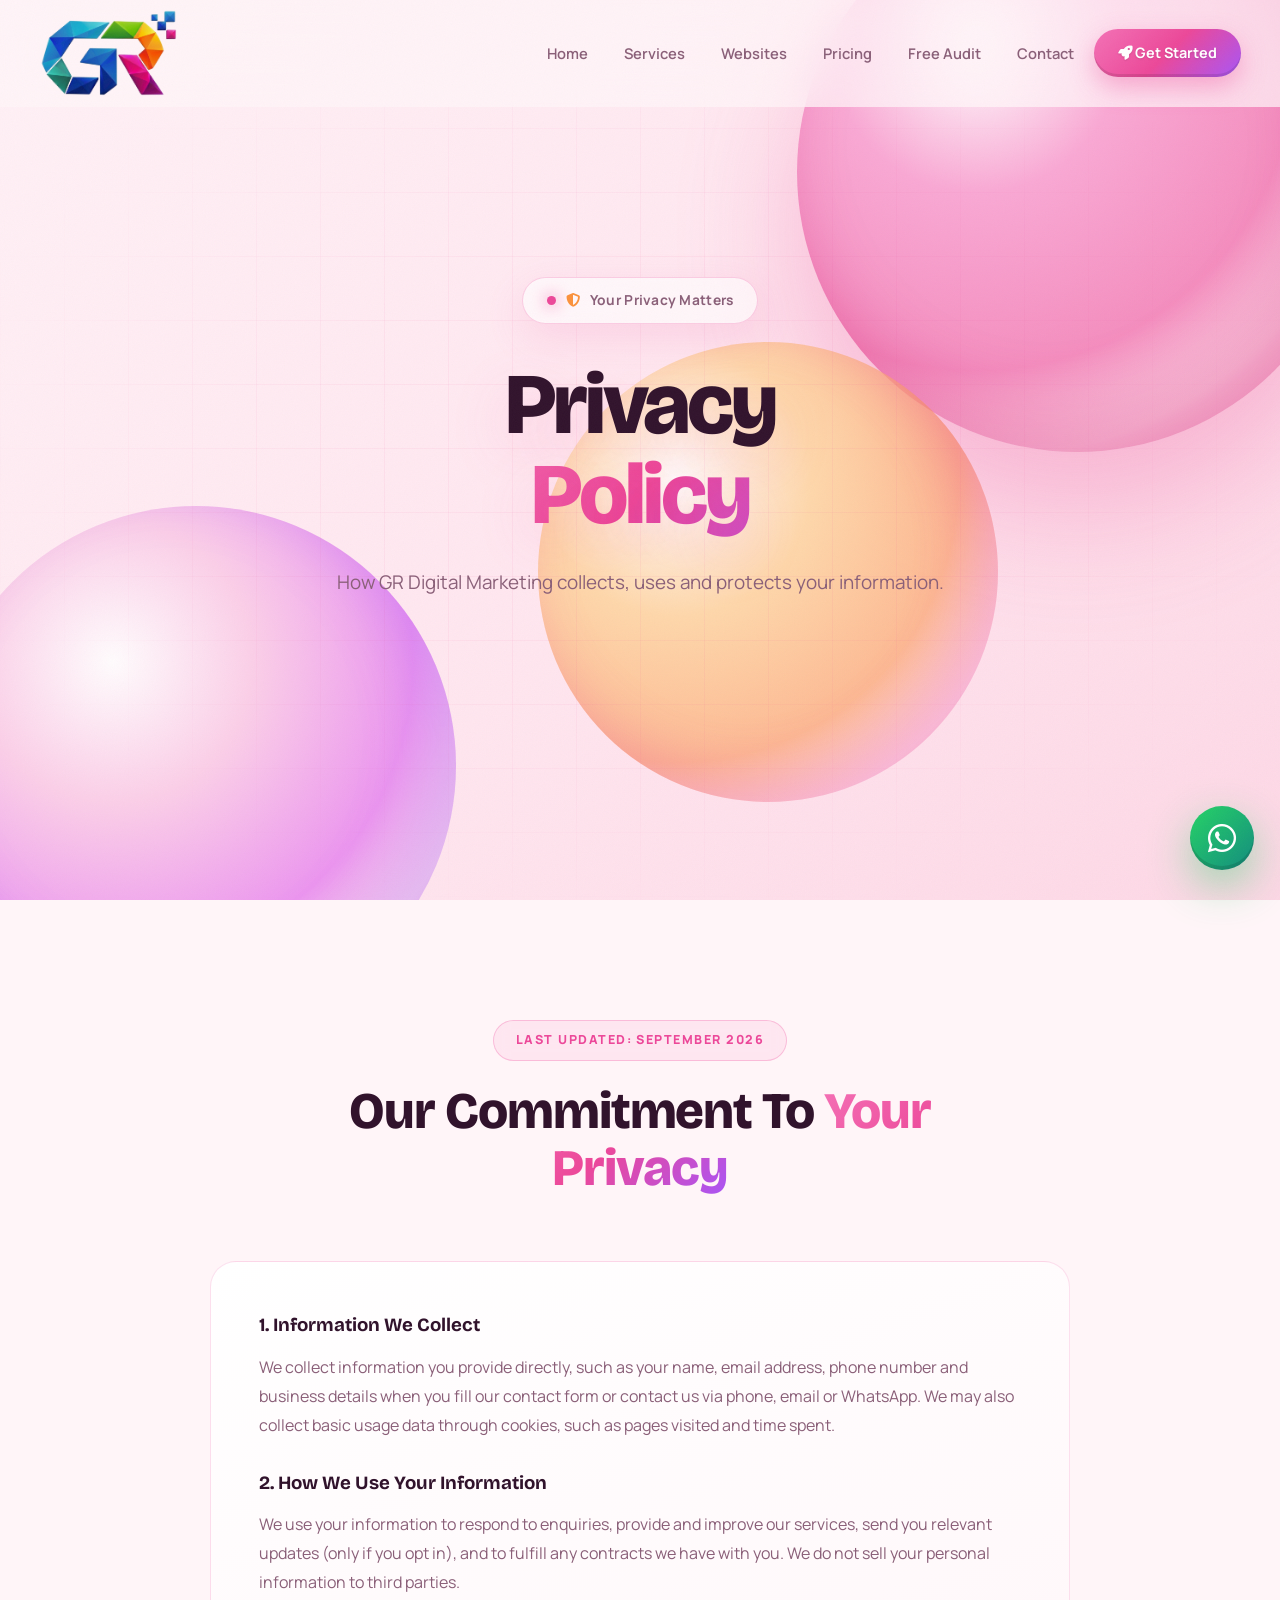
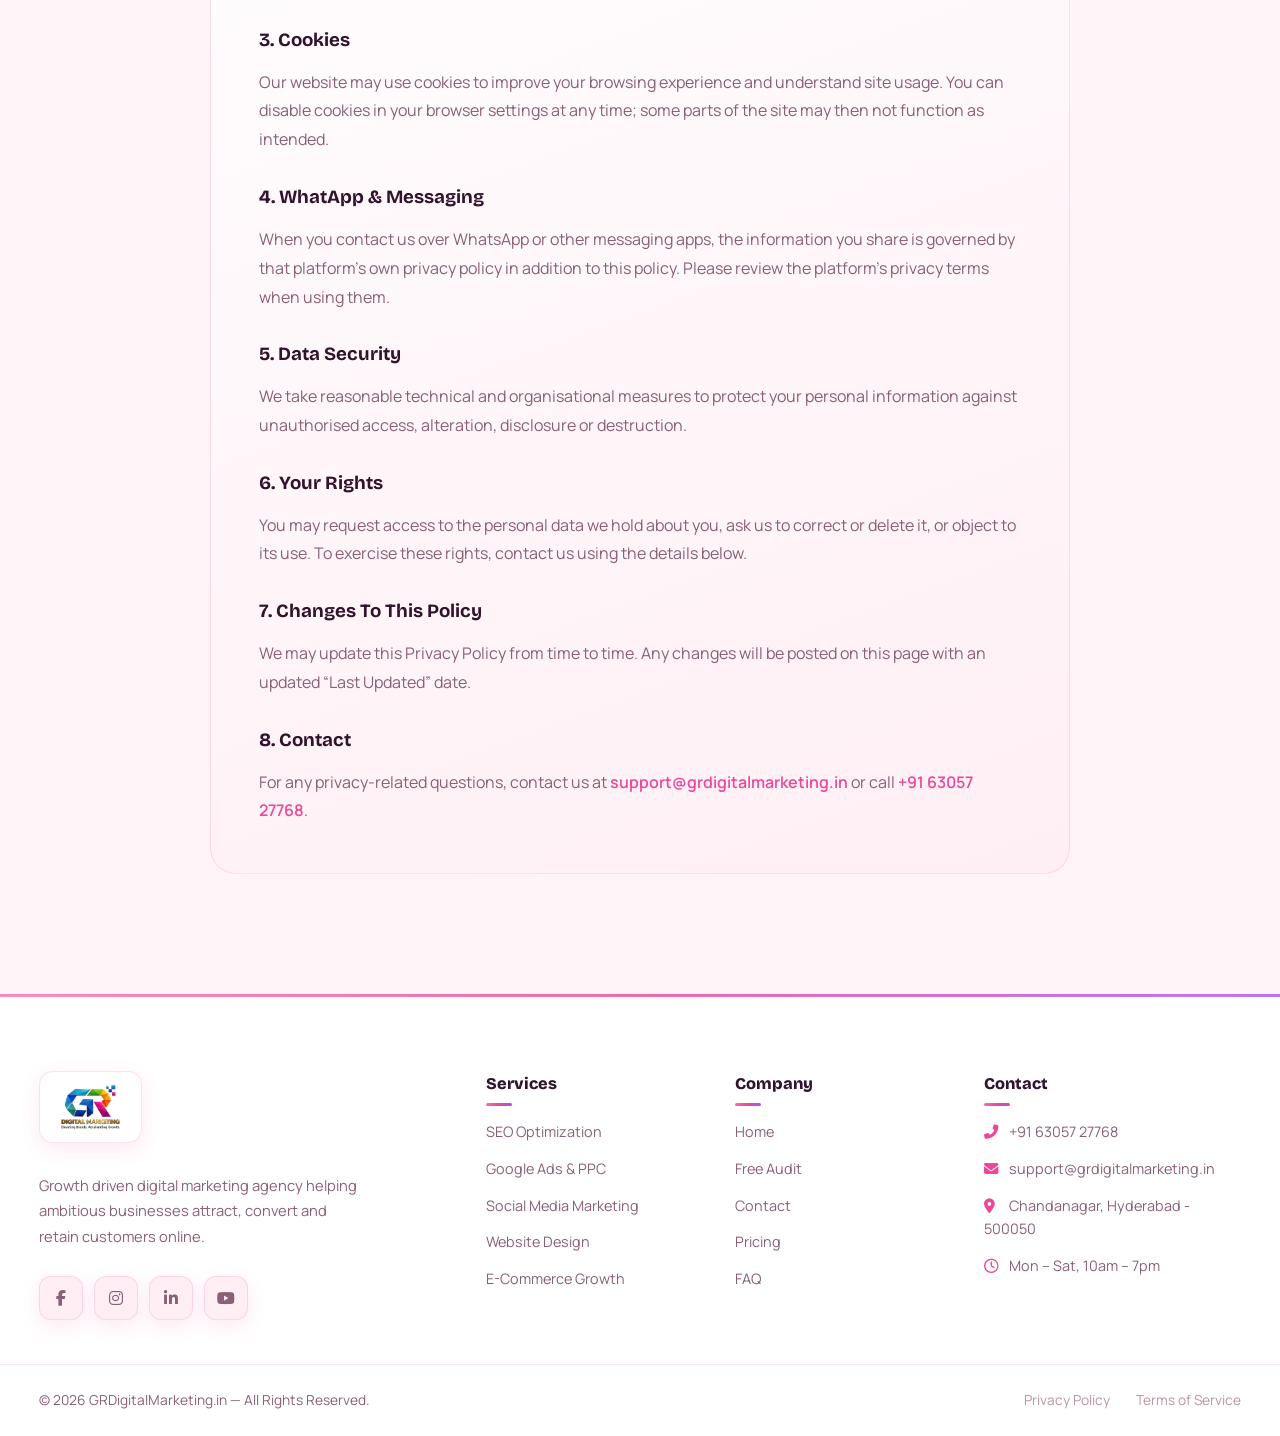
<file: privacy.html>
<!DOCTYPE html>
<html lang="en">
<head>
    <meta charset="UTF-8">
    <meta name="viewport" content="width=device-width, initial-scale=1.0">
    <meta name="description" content="Privacy Policy for the GR Digital Marketing website (grdigitalmarketing.in).">
    <title>Privacy Policy | GR Digital Marketing</title>

    <link rel="icon" type="image/png" href="favicon.png">
    <link rel="preconnect" href="https://fonts.googleapis.com">
    <link rel="preconnect" href="https://fonts.gstatic.com" crossorigin>
    <link href="https://fonts.googleapis.com/css2?family=Manrope:wght@400;500;600;700;800&family=Bricolage+Grotesque:wght@500;600;700;800&display=swap" rel="stylesheet">
    <link rel="stylesheet" href="https://cdnjs.cloudflare.com/ajax/libs/font-awesome/6.5.2/css/all.min.css">
    <link rel="stylesheet" href="styles.css">
</head>
<body id="top">

    <!-- ======= Preloader ======= -->
    <div id="preloader">
        <div class="loader">
            <div class="loader-inner">
                <div class="loader-ring"></div>
                <div class="loader-ring"></div>
                <div class="loader-ring"></div>
                <img class="loader-img" src="logo-mark.png" alt="GR Digital Marketing">
            </div>
            <div class="loader-text">GR</div>
        </div>
    </div>

    <!-- ======= Navigation ======= -->
    <header id="navbar" class="navbar">
        <div class="nav-container">
            <a href="index.html" class="nav-logo">
                <img class="logo-img" src="images/grdm-flow-gr.png" alt="GR Digital Marketing logo">
            </a>

            <nav id="navMenu" class="nav-menu">
                <a href="index.html" class="nav-link">Home</a>
                <a href="index.html#services" class="nav-link">Services</a>
                <a href="index.html#website" class="nav-link">Websites</a>
                <a href="index.html#pricing" class="nav-link">Pricing</a>
                <a href="landing.html" class="nav-link">Free Audit</a>
                <a href="contact.html" class="nav-link">Contact</a>
                <a href="contact.html" class="nav-link nav-cta"><i class="fas fa-rocket"></i> Get Started</a>
            </nav>

            <button id="hamburger" class="hamburger" aria-label="Open menu">
                <span></span>
                <span></span>
                <span></span>
            </button>
        </div>
    </header>

    <main>
        <!-- ======= Page Header ======= -->
        <section class="hero">
            <div class="hero-bg">
                <div class="hero-gradient-1"></div>
                <div class="hero-gradient-2"></div>
                <div class="hero-gradient-3"></div>
                <div class="hero-grid"></div>
            </div>

            <div class="container">
                <div class="hero-content">
                    <div class="hero-badge">
                        <i class="fas fa-shield-alt"></i>
                        Your Privacy Matters
                    </div>

                    <h1 class="hero-title">
                        <span class="hero-line">Privacy</span>
                        <span class="hero-line text-gradient">Policy</span>
                    </h1>

                    <p class="hero-subtitle">
                        How GR Digital Marketing collects, uses and protects your information.
                    </p>
                </div>
            </div>
        </section>

        <!-- ======= Content ======= -->
        <section class="contact-section">
            <div class="container">
                <div class="section-header">
                    <span class="section-tag">Last Updated: September 2026</span>
                    <h2 class="section-title">Our Commitment To <span class="text-gradient">Your Privacy</span></h2>
                </div>

                <div style="max-width: 860px; margin: 0 auto; background: linear-gradient(160deg, var(--surface), var(--surface-2)); padding: 48px; border-radius: var(--radius-lg); border: 1px solid var(--border);">
                    <h3 style="font-family: var(--font-heading); color: var(--text); margin-bottom: 12px;">1. Information We Collect</h3>
                    <p style="color: var(--text-2); line-height: 1.8; margin-bottom: 28px;">
                        We collect information you provide directly, such as your name, email address, phone number and
                        business details when you fill our contact form or contact us via phone, email or WhatsApp.
                        We may also collect basic usage data through cookies, such as pages visited and time spent.
                    </p>

                    <h3 style="font-family: var(--font-heading); color: var(--text); margin-bottom: 12px;">2. How We Use Your Information</h3>
                    <p style="color: var(--text-2); line-height: 1.8; margin-bottom: 28px;">
                        We use your information to respond to enquiries, provide and improve our services, send you
                        relevant updates (only if you opt in), and to fulfill any contracts we have with you. We do not
                        sell your personal information to third parties.
                    </p>

                    <h3 style="font-family: var(--font-heading); color: var(--text); margin-bottom: 12px;">3. Cookies</h3>
                    <p style="color: var(--text-2); line-height: 1.8; margin-bottom: 28px;">
                        Our website may use cookies to improve your browsing experience and understand site usage.
                        You can disable cookies in your browser settings at any time; some parts of the site may then
                        not function as intended.
                    </p>

                    <h3 style="font-family: var(--font-heading); color: var(--text); margin-bottom: 12px;">4. WhatApp &amp; Messaging</h3>
                    <p style="color: var(--text-2); line-height: 1.8; margin-bottom: 28px;">
                        When you contact us over WhatsApp or other messaging apps, the information you share is governed
                        by that platform&rsquo;s own privacy policy in addition to this policy. Please review the platform&rsquo;s
                        privacy terms when using them.
                    </p>

                    <h3 style="font-family: var(--font-heading); color: var(--text); margin-bottom: 12px;">5. Data Security</h3>
                    <p style="color: var(--text-2); line-height: 1.8; margin-bottom: 28px;">
                        We take reasonable technical and organisational measures to protect your personal information
                        against unauthorised access, alteration, disclosure or destruction.
                    </p>

                    <h3 style="font-family: var(--font-heading); color: var(--text); margin-bottom: 12px;">6. Your Rights</h3>
                    <p style="color: var(--text-2); line-height: 1.8; margin-bottom: 28px;">
                        You may request access to the personal data we hold about you, ask us to correct or delete it,
                        or object to its use. To exercise these rights, contact us using the details below.
                    </p>

                    <h3 style="font-family: var(--font-heading); color: var(--text); margin-bottom: 12px;">7. Changes To This Policy</h3>
                    <p style="color: var(--text-2); line-height: 1.8; margin-bottom: 28px;">
                        We may update this Privacy Policy from time to time. Any changes will be posted on this page
                        with an updated &ldquo;Last Updated&rdquo; date.
                    </p>

                    <h3 style="font-family: var(--font-heading); color: var(--text); margin-bottom: 12px;">8. Contact</h3>
                    <p style="color: var(--text-2); line-height: 1.8;">
                        For any privacy-related questions, contact us at
                        <a href="mailto:support@grdigitalmarketing.in" style="color: var(--brand); font-weight: 600;">support@grdigitalmarketing.in</a>
                        or call <a href="tel:+916305727768" style="color: var(--brand); font-weight: 600;">+91 63057 27768</a>.
                    </p>
                </div>
            </div>
        </section>
    </main>

    <!-- ======= Footer ======= -->
    <footer class="footer">
        <div class="footer-top">
            <div class="container">
                <div class="footer-grid">
                    <div class="footer-brand">
                        <a href="index.html" class="footer-logo">
                            <img class="footer-logo-img" src="logo.png" alt="GR Digital Marketing">
                        </a>
                        <p>
                            Growth driven digital marketing agency helping ambitious businesses
                            attract, convert and retain customers online.
                        </p>
                        <div class="footer-social">
                            <a href="#" aria-label="Facebook"><i class="fab fa-facebook-f"></i></a>
                            <a href="#" aria-label="Instagram"><i class="fab fa-instagram"></i></a>
                            <a href="#" aria-label="LinkedIn"><i class="fab fa-linkedin-in"></i></a>
                            <a href="#" aria-label="YouTube"><i class="fab fa-youtube"></i></a>
                        </div>
                    </div>

                    <div class="footer-links">
                        <h4>Services</h4>
                        <ul>
                            <li><a href="index.html#services">SEO Optimization</a></li>
                            <li><a href="index.html#services">Google Ads &amp; PPC</a></li>
                            <li><a href="index.html#services">Social Media Marketing</a></li>
                            <li><a href="index.html#services">Website Design</a></li>
                            <li><a href="index.html#services">E-Commerce Growth</a></li>
                        </ul>
                    </div>

                    <div class="footer-links">
                        <h4>Company</h4>
                        <ul>
                            <li><a href="index.html">Home</a></li>
                            <li><a href="landing.html">Free Audit</a></li>
                            <li><a href="contact.html">Contact</a></li>
                            <li><a href="index.html#pricing">Pricing</a></li>
                            <li><a href="index.html#faq">FAQ</a></li>
                        </ul>
                    </div>

                    <div class="footer-links">
                        <h4>Contact</h4>
                        <ul>
                            <li><i class="fas fa-phone-alt"></i><a href="tel:+916305727768">+91 63057 27768</a></li>
                            <li><i class="fas fa-envelope"></i><a href="mailto:support@grdigitalmarketing.in">support@grdigitalmarketing.in</a></li>
                            <li><i class="fas fa-map-marker-alt"></i>Chandanagar, Hyderabad - 500050</li>
                            <li><i class="far fa-clock"></i>Mon &ndash; Sat, 10am &ndash; 7pm</li>
                        </ul>
                    </div>
                </div>
            </div>
        </div>
        <div class="footer-bottom">
            <div class="container">
                <p>&copy; 2024 GRDigitalMarketing.in — All Rights Reserved.</p>
                <div class="footer-legal">
                    <a href="privacy.html">Privacy Policy</a>
                    <a href="terms.html">Terms of Service</a>
                </div>
            </div>
        </div>
    </footer>

    <!-- ======= Floating Elements ======= -->
    <button id="backToTop" class="back-to-top" aria-label="Back to top"><i class="fas fa-chevron-up"></i></button>
    <a href="https://wa.me/916305727768" target="_blank" rel="noopener" class="whatsapp-float" aria-label="Chat on WhatsApp"><i class="fab fa-whatsapp"></i></a>

    <script src="script.js"></script>
</body>
</html>
</file>
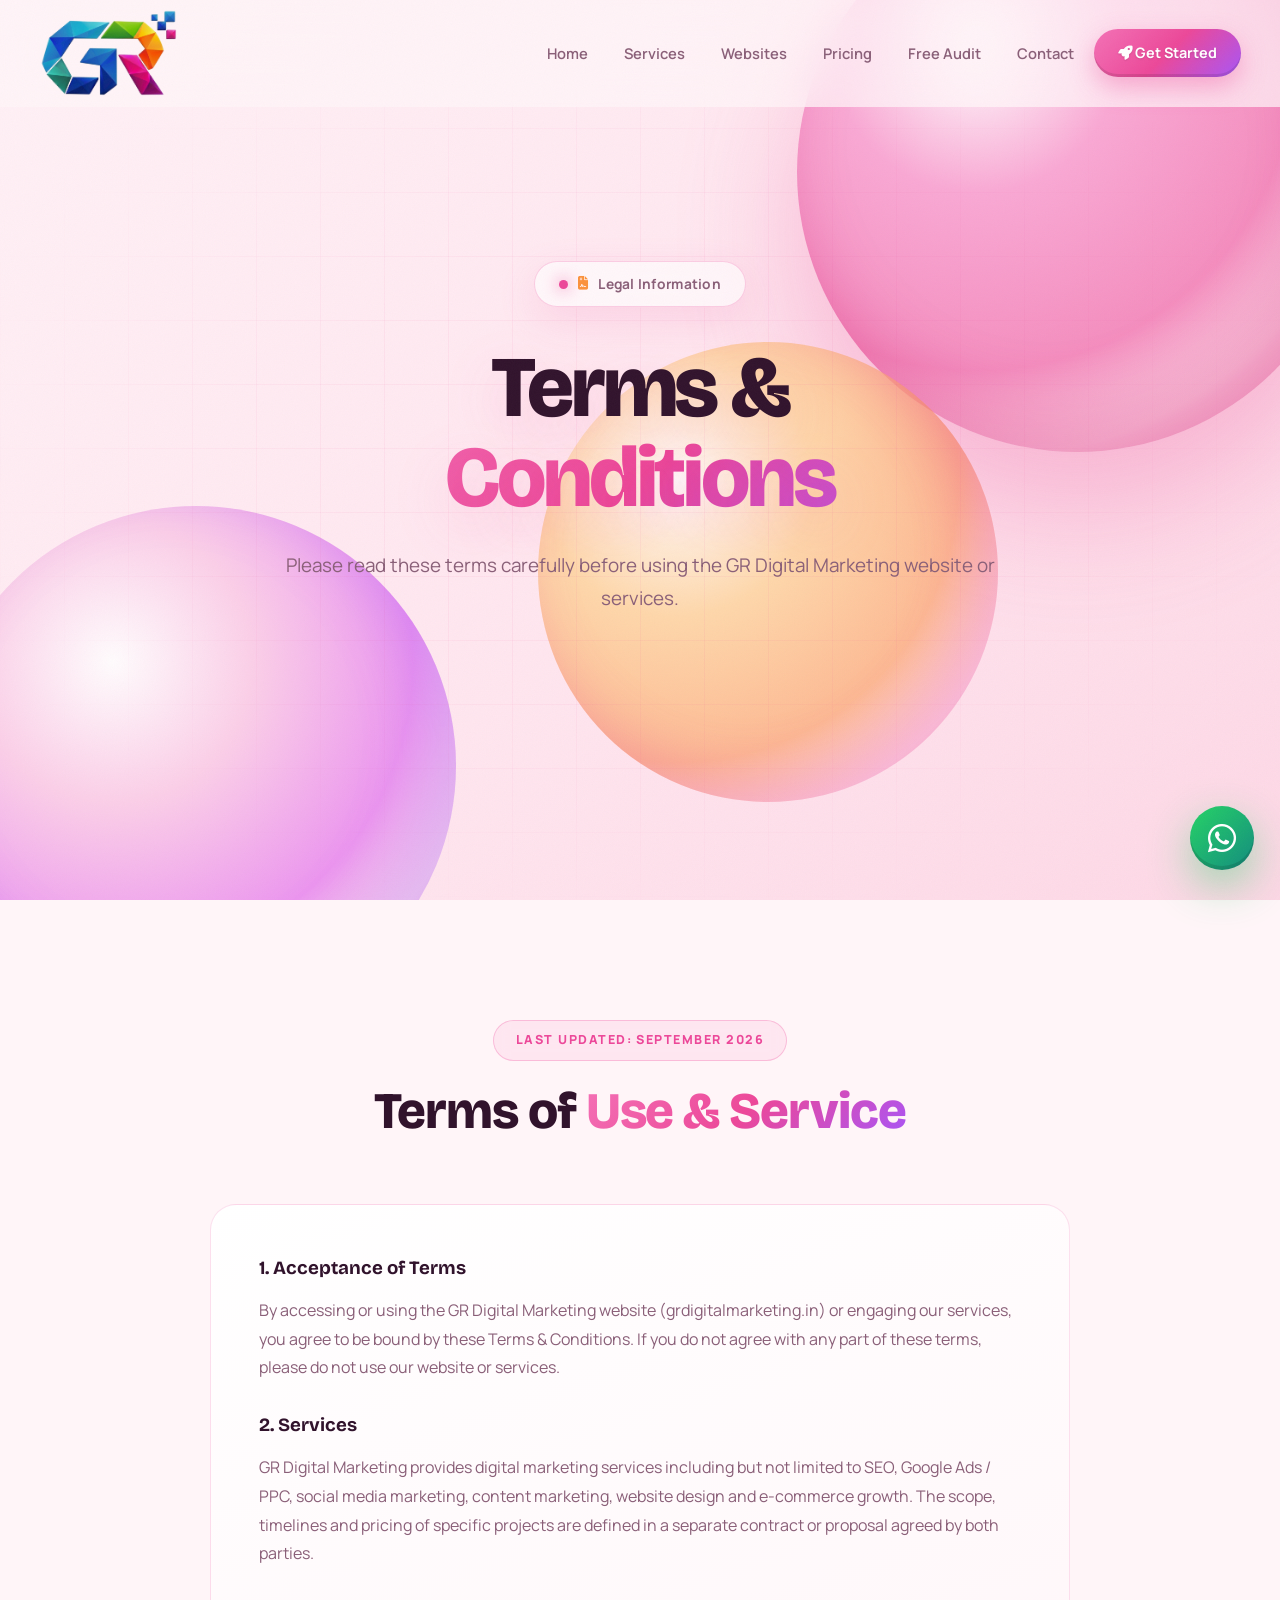
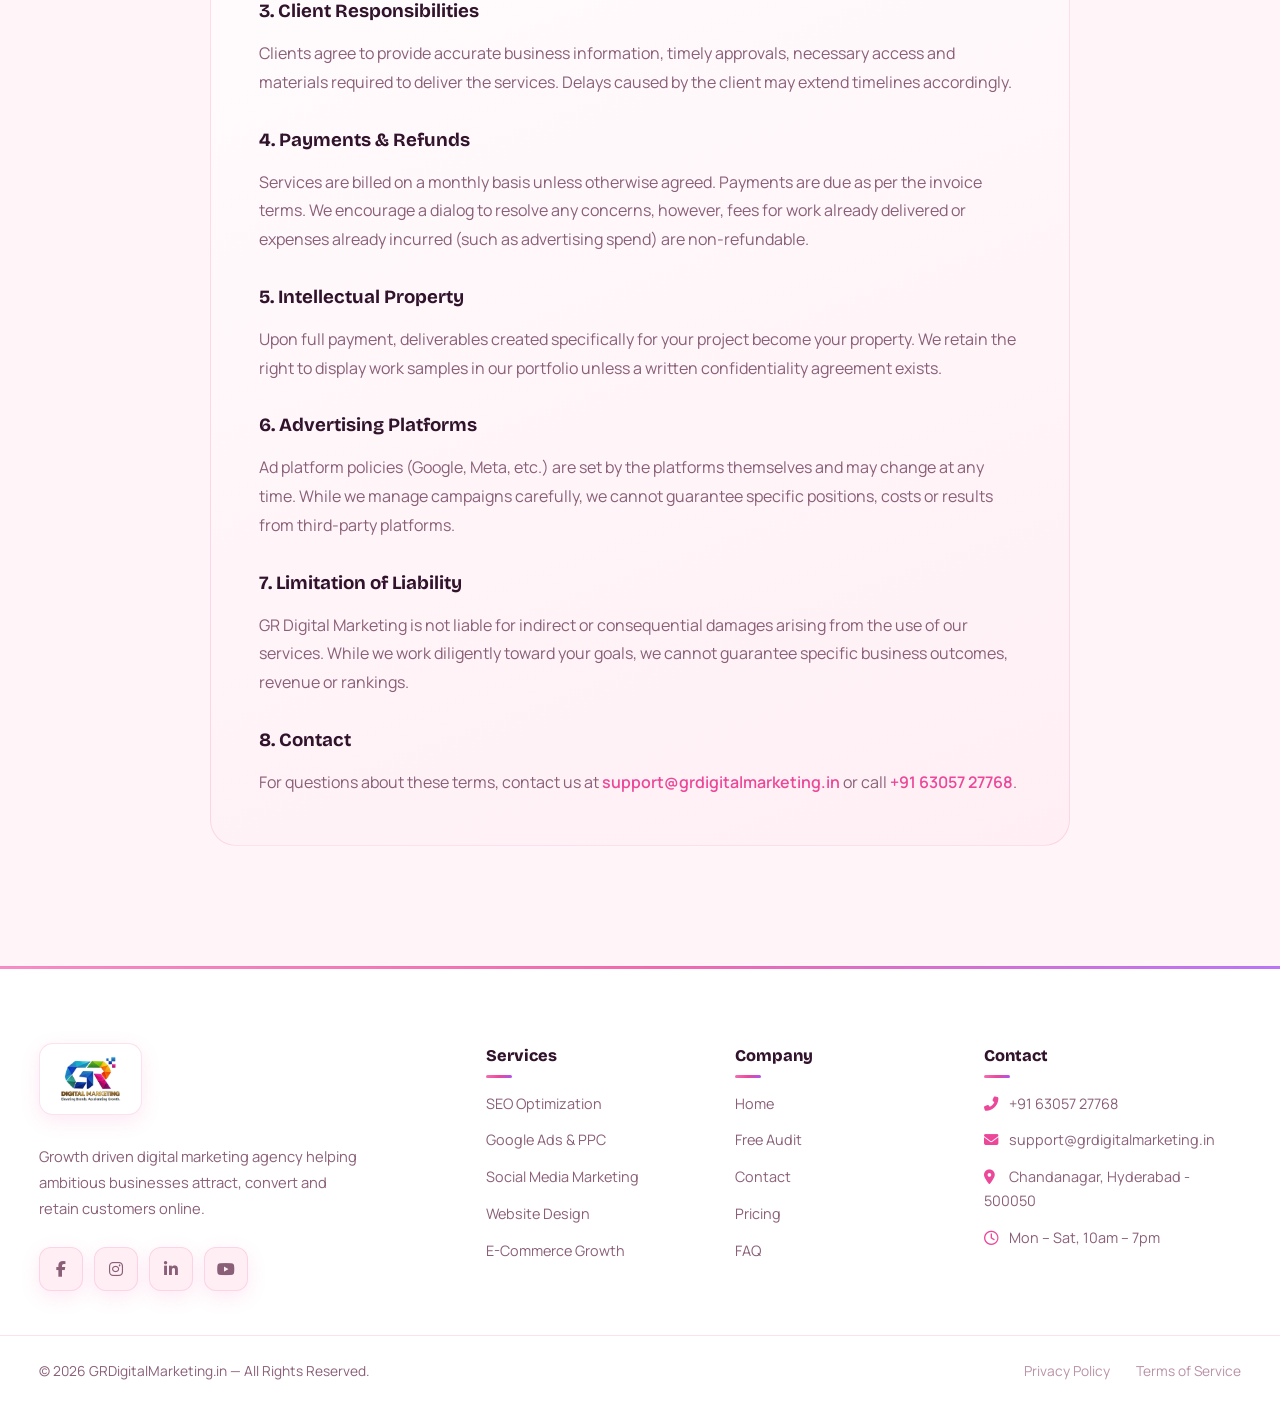
<file: terms.html>
<!DOCTYPE html>
<html lang="en">
<head>
    <meta charset="UTF-8">
    <meta name="viewport" content="width=device-width, initial-scale=1.0">
    <meta name="description" content="Terms and Conditions for using the GR Digital Marketing website and services.">
    <title>Terms &amp; Conditions | GR Digital Marketing</title>

    <link rel="icon" type="image/png" href="favicon.png">
    <link rel="preconnect" href="https://fonts.googleapis.com">
    <link rel="preconnect" href="https://fonts.gstatic.com" crossorigin>
    <link href="https://fonts.googleapis.com/css2?family=Manrope:wght@400;500;600;700;800&family=Bricolage+Grotesque:wght@500;600;700;800&display=swap" rel="stylesheet">
    <link rel="stylesheet" href="https://cdnjs.cloudflare.com/ajax/libs/font-awesome/6.5.2/css/all.min.css">
    <link rel="stylesheet" href="styles.css">
</head>
<body id="top">

    <!-- ======= Preloader ======= -->
    <div id="preloader">
        <div class="loader">
            <div class="loader-inner">
                <div class="loader-ring"></div>
                <div class="loader-ring"></div>
                <div class="loader-ring"></div>
                <img class="loader-img" src="logo-mark.png" alt="GR Digital Marketing">
            </div>
            <div class="loader-text">GR</div>
        </div>
    </div>

    <!-- ======= Navigation ======= -->
    <header id="navbar" class="navbar">
        <div class="nav-container">
            <a href="index.html" class="nav-logo">
                <img class="logo-img" src="images/grdm-flow-gr.png" alt="GR Digital Marketing logo">
            </a>

            <nav id="navMenu" class="nav-menu">
                <a href="index.html" class="nav-link">Home</a>
                <a href="index.html#services" class="nav-link">Services</a>
                <a href="index.html#website" class="nav-link">Websites</a>
                <a href="index.html#pricing" class="nav-link">Pricing</a>
                <a href="landing.html" class="nav-link">Free Audit</a>
                <a href="contact.html" class="nav-link">Contact</a>
                <a href="contact.html" class="nav-link nav-cta"><i class="fas fa-rocket"></i> Get Started</a>
            </nav>

            <button id="hamburger" class="hamburger" aria-label="Open menu">
                <span></span>
                <span></span>
                <span></span>
            </button>
        </div>
    </header>

    <main>
        <!-- ======= Page Header ======= -->
        <section class="hero">
            <div class="hero-bg">
                <div class="hero-gradient-1"></div>
                <div class="hero-gradient-2"></div>
                <div class="hero-gradient-3"></div>
                <div class="hero-grid"></div>
            </div>

            <div class="container">
                <div class="hero-content">
                    <div class="hero-badge">
                        <i class="fas fa-file-contract"></i>
                        Legal Information
                    </div>

                    <h1 class="hero-title">
                        <span class="hero-line">Terms &amp;</span>
                        <span class="hero-line text-gradient">Conditions</span>
                    </h1>

                    <p class="hero-subtitle">
                        Please read these terms carefully before using the GR Digital Marketing website or services.
                    </p>
                </div>
            </div>
        </section>

        <!-- ======= Content ======= -->
        <section class="contact-section">
            <div class="container">
                <div class="section-header">
                    <span class="section-tag">Last Updated: September 2026</span>
                    <h2 class="section-title">Terms of <span class="text-gradient">Use &amp; Service</span></h2>
                </div>

                <div style="max-width: 860px; margin: 0 auto; background: linear-gradient(160deg, var(--surface), var(--surface-2)); padding: 48px; border-radius: var(--radius-lg); border: 1px solid var(--border);">
                    <h3 style="font-family: var(--font-heading); color: var(--text); margin-bottom: 12px;">1. Acceptance of Terms</h3>
                    <p style="color: var(--text-2); line-height: 1.8; margin-bottom: 28px;">
                        By accessing or using the GR Digital Marketing website (grdigitalmarketing.in) or engaging our
                        services, you agree to be bound by these Terms &amp; Conditions. If you do not agree with any
                        part of these terms, please do not use our website or services.
                    </p>

                    <h3 style="font-family: var(--font-heading); color: var(--text); margin-bottom: 12px;">2. Services</h3>
                    <p style="color: var(--text-2); line-height: 1.8; margin-bottom: 28px;">
                        GR Digital Marketing provides digital marketing services including but not limited to SEO, Google
                        Ads / PPC, social media marketing, content marketing, website design and e-commerce growth.
                        The scope, timelines and pricing of specific projects are defined in a separate contract or
                        proposal agreed by both parties.
                    </p>

                    <h3 style="font-family: var(--font-heading); color: var(--text); margin-bottom: 12px;">3. Client Responsibilities</h3>
                    <p style="color: var(--text-2); line-height: 1.8; margin-bottom: 28px;">
                        Clients agree to provide accurate business information, timely approvals, necessary access and
                        materials required to deliver the services. Delays caused by the client may extend timelines
                        accordingly.
                    </p>

                    <h3 style="font-family: var(--font-heading); color: var(--text); margin-bottom: 12px;">4. Payments &amp; Refunds</h3>
                    <p style="color: var(--text-2); line-height: 1.8; margin-bottom: 28px;">
                        Services are billed on a monthly basis unless otherwise agreed. Payments are due as per the
                        invoice terms. We encourage a dialog to resolve any concerns, however, fees for work already
                        delivered or expenses already incurred (such as advertising spend) are non-refundable.
                    </p>

                    <h3 style="font-family: var(--font-heading); color: var(--text); margin-bottom: 12px;">5. Intellectual Property</h3>
                    <p style="color: var(--text-2); line-height: 1.8; margin-bottom: 28px;">
                        Upon full payment, deliverables created specifically for your project become your property.
                        We retain the right to display work samples in our portfolio unless a written confidentiality
                        agreement exists.
                    </p>

                    <h3 style="font-family: var(--font-heading); color: var(--text); margin-bottom: 12px;">6. Advertising Platforms</h3>
                    <p style="color: var(--text-2); line-height: 1.8; margin-bottom: 28px;">
                        Ad platform policies (Google, Meta, etc.) are set by the platforms themselves and may change at
                        any time. While we manage campaigns carefully, we cannot guarantee specific positions, costs or
                        results from third-party platforms.
                    </p>

                    <h3 style="font-family: var(--font-heading); color: var(--text); margin-bottom: 12px;">7. Limitation of Liability</h3>
                    <p style="color: var(--text-2); line-height: 1.8; margin-bottom: 28px;">
                        GR Digital Marketing is not liable for indirect or consequential damages arising from the use of
                        our services. While we work diligently toward your goals, we cannot guarantee specific business
                        outcomes, revenue or rankings.
                    </p>

                    <h3 style="font-family: var(--font-heading); color: var(--text); margin-bottom: 12px;">8. Contact</h3>
                    <p style="color: var(--text-2); line-height: 1.8;">
                        For questions about these terms, contact us at
                        <a href="mailto:support@grdigitalmarketing.in" style="color: var(--brand); font-weight: 600;">support@grdigitalmarketing.in</a>
                        or call <a href="tel:+916305727768" style="color: var(--brand); font-weight: 600;">+91 63057 27768</a>.
                    </p>
                </div>
            </div>
        </section>
    </main>

    <!-- ======= Footer ======= -->
    <footer class="footer">
        <div class="footer-top">
            <div class="container">
                <div class="footer-grid">
                    <div class="footer-brand">
                        <a href="index.html" class="footer-logo">
                            <img class="footer-logo-img" src="logo.png" alt="GR Digital Marketing">
                        </a>
                        <p>
                            Growth driven digital marketing agency helping ambitious businesses
                            attract, convert and retain customers online.
                        </p>
                        <div class="footer-social">
                            <a href="#" aria-label="Facebook"><i class="fab fa-facebook-f"></i></a>
                            <a href="#" aria-label="Instagram"><i class="fab fa-instagram"></i></a>
                            <a href="#" aria-label="LinkedIn"><i class="fab fa-linkedin-in"></i></a>
                            <a href="#" aria-label="YouTube"><i class="fab fa-youtube"></i></a>
                        </div>
                    </div>

                    <div class="footer-links">
                        <h4>Services</h4>
                        <ul>
                            <li><a href="index.html#services">SEO Optimization</a></li>
                            <li><a href="index.html#services">Google Ads &amp; PPC</a></li>
                            <li><a href="index.html#services">Social Media Marketing</a></li>
                            <li><a href="index.html#services">Website Design</a></li>
                            <li><a href="index.html#services">E-Commerce Growth</a></li>
                        </ul>
                    </div>

                    <div class="footer-links">
                        <h4>Company</h4>
                        <ul>
                            <li><a href="index.html">Home</a></li>
                            <li><a href="landing.html">Free Audit</a></li>
                            <li><a href="contact.html">Contact</a></li>
                            <li><a href="index.html#pricing">Pricing</a></li>
                            <li><a href="index.html#faq">FAQ</a></li>
                        </ul>
                    </div>

                    <div class="footer-links">
                        <h4>Contact</h4>
                        <ul>
                            <li><i class="fas fa-phone-alt"></i><a href="tel:+916305727768">+91 63057 27768</a></li>
                            <li><i class="fas fa-envelope"></i><a href="mailto:support@grdigitalmarketing.in">support@grdigitalmarketing.in</a></li>
                            <li><i class="fas fa-map-marker-alt"></i>Chandanagar, Hyderabad - 500050</li>
                            <li><i class="far fa-clock"></i>Mon &ndash; Sat, 10am &ndash; 7pm</li>
                        </ul>
                    </div>
                </div>
            </div>
        </div>
        <div class="footer-bottom">
            <div class="container">
                <p>&copy; 2024 GRDigitalMarketing.in — All Rights Reserved.</p>
                <div class="footer-legal">
                    <a href="privacy.html">Privacy Policy</a>
                    <a href="terms.html">Terms of Service</a>
                </div>
            </div>
        </div>
    </footer>

    <!-- ======= Floating Elements ======= -->
    <button id="backToTop" class="back-to-top" aria-label="Back to top"><i class="fas fa-chevron-up"></i></button>
    <a href="https://wa.me/916305727768" target="_blank" rel="noopener" class="whatsapp-float" aria-label="Chat on WhatsApp"><i class="fab fa-whatsapp"></i></a>

    <script src="script.js"></script>
</body>
</html>
</file>
<file: styles.css>
/* ==========================================================================
   GRDigitalMarketing.in — Light Pink & 3D Design System
   ========================================================================== */

:root {
    --bg: #FFF5F8;
    --surface: #FFFFFF;
    --surface-2: #FFEFF4;
    --surface-3: #FFE2EC;
    --surface-4: #FFD6E4;

    --text: #31132C;
    --text-2: #8A5F78;
    --text-3: #B992A6;

    --brand: #EC4899;
    --brand-2: #D946EF;
    --brand-3: #F43F5E;
    --accent: #FB923C;
    --pink: #F9A8D4;

    --gradient-main: linear-gradient(135deg, #F472B6 0%, #EC4899 50%, #A855F7 100%);
    --gradient-hero: linear-gradient(135deg, #FFF1F6 0%, #FFE6EF 55%, #FDD3E3 115%);
    --gradient-warm: linear-gradient(135deg, #FB923C, #EC4899);

    --border: rgba(236, 72, 153, 0.16);
    --border-strong: rgba(236, 72, 153, 0.3);

    --glass: rgba(255, 255, 255, 0.62);
    --glass-2: rgba(255, 255, 255, 0.82);

    --shadow-sm: 0 6px 20px rgba(236, 72, 153, 0.12);
    --shadow-md: 0 16px 44px rgba(236, 72, 153, 0.16);
    --shadow-lg: 0 30px 80px rgba(236, 72, 153, 0.22);
    --glow: 0 0 46px rgba(236, 72, 153, 0.28);
    --glow-soft: 0 0 36px rgba(249, 168, 212, 0.4);

    --radius-sm: 10px;
    --radius-md: 18px;
    --radius-lg: 26px;
    --radius-xl: 38px;

    --font-heading: 'Bricolage Grotesque', sans-serif;
    --font-body: 'Manrope', sans-serif;

    --transition: all 0.35s cubic-bezier(0.4, 0, 0.2, 1);
    --container-max: 1250px;
}

/* ==========================================================================
   Reset & Base
   ========================================================================== */

*, *::before, *::after {
    margin: 0;
    padding: 0;
    box-sizing: border-box;
}

html {
    scroll-behavior: smooth;
    scroll-padding-top: 96px;
    font-size: 16px;
}

body {
    font-family: var(--font-body);
    color: var(--text);
    background: var(--bg);
    line-height: 1.65;
    overflow-x: hidden;
    -webkit-font-smoothing: antialiased;
    -moz-osx-font-smoothing: grayscale;
}

body::before {
    content: '';
    position: fixed;
    inset: 0;
    z-index: 9999;
    pointer-events: none;
    opacity: 0.035;
    background-image: url("data:image/svg+xml,%3Csvg xmlns='http://www.w3.org/2000/svg' width='140' height='140'%3E%3Cfilter id='n'%3E%3CfeTurbulence type='fractalNoise' baseFrequency='0.9' numOctaves='3' stitchTiles='stitch'/%3E%3C/filter%3E%3Crect width='100%25' height='100%25' filter='url(%23n)'/%3E%3C/svg%3E");
}

img {
    max-width: 100%;
    display: block;
}

a {
    text-decoration: none;
    color: inherit;
    transition: var(--transition);
}

ul {
    list-style: none;
}

button {
    font-family: inherit;
    border: none;
    background: none;
    cursor: pointer;
}

::selection {
    background: rgba(236, 72, 153, 0.25);
    color: #31081F;
}

::-webkit-scrollbar {
    width: 10px;
}

::-webkit-scrollbar-track {
    background: var(--bg);
}

::-webkit-scrollbar-thumb {
    background: var(--gradient-main);
    border-radius: 8px;
}

.container {
    max-width: var(--container-max);
    margin: 0 auto;
    padding: 0 24px;
    position: relative;
    z-index: 2;
}

.text-gradient {
    background: var(--gradient-main);
    -webkit-background-clip: text;
    background-clip: text;
    -webkit-text-fill-color: transparent;
    color: transparent;
}

/* ==========================================================================
   Preloader
   ========================================================================== */

#preloader {
    position: fixed;
    inset: 0;
    background: var(--bg);
    z-index: 10000;
    display: flex;
    align-items: center;
    justify-content: center;
    transition: opacity 0.6s ease, visibility 0.6s ease;
}

#preloader.hidden {
    opacity: 0;
    visibility: hidden;
}

.loader {
    position: relative;
    perspective: 600px;
}

.loader-inner {
    position: relative;
    width: 92px;
    height: 92px;
    transform-style: preserve-3d;
    animation: spin3d 2.2s ease-in-out infinite;
}

.loader-ring {
    position: absolute;
    inset: 0;
    border-radius: 50%;
    border: 4px solid transparent;
    border-top-color: var(--brand);
    box-shadow: 0 0 22px rgba(236, 72, 153, 0.5);
    transform: translateZ(16px);
}

.loader-ring:nth-child(2) {
    inset: 13px;
    border-top-color: var(--brand-3);
    transform: translateZ(32px);
    animation-duration: 1.5s;
}

.loader-ring:nth-child(3) {
    inset: 26px;
    border-top-color: var(--accent);
    transform: translateZ(48px);
    animation-duration: 1s;
}

.loader-img {
    position: absolute;
    inset: 0;
    margin: auto;
    width: 58px;
    height: 58px;
    object-fit: contain;
    background: #ffffff;
    padding: 8px;
    border-radius: 14px;
    box-shadow: 0 12px 34px rgba(236, 72, 153, 0.35);
    transform: translateZ(70px);
    animation: pulse 2s ease infinite;
}

.loader-text {
    position: absolute;
    inset: 0;
    display: flex;
    align-items: center;
    justify-content: center;
    font-family: var(--font-heading);
    font-weight: 800;
    color: var(--text);
    font-size: 1.1rem;
    animation: pulse 2s ease infinite;
}

@keyframes spin3d {
    0%, 100% { transform: rotateX(-12deg) rotateY(0deg); }
    50% { transform: rotateX(12deg) rotateY(18deg); }
}

@keyframes spin {
    100% { transform: rotate(360deg); }
}

@keyframes pulse {
    0%, 100% { opacity: 1; transform: translateZ(70px) scale(1); }
    50% { opacity: 0.75; transform: translateZ(70px) scale(0.94); }
}

/* ==========================================================================
   Buttons — Glossy 3D Style
   ========================================================================== */

.btn {
    display: inline-flex;
    align-items: center;
    justify-content: center;
    gap: 10px;
    padding: 15px 30px;
    font-family: var(--font-body);
    font-weight: 700;
    font-size: 0.95rem;
    border-radius: 50px;
    transition: var(--transition);
    white-space: nowrap;
    cursor: pointer;
    position: relative;
    isolation: isolate;
    overflow: hidden;
    transform-style: preserve-3d;
    letter-spacing: 0.01em;
}

.btn i {
    transition: transform 0.3s ease;
}

.btn:hover i {
    transform: translateX(4px) scale(1.1);
}

.btn::before {
    content: '';
    position: absolute;
    inset: 0;
    z-index: -1;
    background: linear-gradient(180deg, rgba(255, 255, 255, 0.45), rgba(255, 255, 255, 0) 60%);
    opacity: 0.7;
    transition: var(--transition);
}

.btn:hover::before {
    opacity: 1;
}

.btn-primary {
    background: var(--gradient-main);
    color: #fff;
    box-shadow: 0 10px 30px rgba(236, 72, 153, 0.4), inset 0 -3px 0 rgba(0, 0, 0, 0.12);
    text-shadow: 0 1px 2px rgba(0, 0, 0, 0.14);
}

.btn-primary:hover {
    transform: translateY(-5px) translateZ(20px);
    box-shadow: 0 18px 50px rgba(236, 72, 153, 0.5), 0 6px 0 #B43A72, var(--glow);
}

.btn-primary:active {
    transform: translateY(0) translateZ(0);
    box-shadow: 0 4px 0 #B43A72;
}

.btn-whatsapp {
    background: linear-gradient(135deg, #25D366 0%, #128C7E 100%);
    color: #fff;
    box-shadow: 0 10px 30px rgba(37, 211, 102, 0.3), inset 0 -3px 0 rgba(0, 0, 0, 0.12);
    text-shadow: 0 1px 2px rgba(0, 0, 0, 0.14);
}

.btn-whatsapp:hover {
    transform: translateY(-5px) translateZ(20px);
    box-shadow: 0 18px 50px rgba(37, 211, 102, 0.42), 0 6px 0 #0E6A5C;
}

.btn-outline {
    background: rgba(255, 255, 255, 0.85);
    color: var(--brand);
    border: 2px solid rgba(236, 72, 153, 0.35);
    box-shadow: 0 8px 24px rgba(236, 72, 153, 0.15);
}

.btn-outline:hover {
    background: var(--surface);
    color: var(--brand-3);
    border-color: var(--brand);
    transform: translateY(-5px) translateZ(20px);
    box-shadow: 0 18px 46px rgba(236, 72, 153, 0.28);
}

.btn-lg {
    padding: 18px 36px;
    font-size: 1rem;
}

.btn-block {
    width: 100%;
}

/* ==========================================================================
   Navigation
   ========================================================================== */

.navbar {
    position: fixed;
    top: 0;
    left: 0;
    right: 0;
    z-index: 1000;
    background: rgba(255, 245, 248, 0.72);
    backdrop-filter: blur(22px);
    -webkit-backdrop-filter: blur(22px);
    border-bottom: 1px solid transparent;
    transition: var(--transition);
}

.navbar.scrolled {
    background: rgba(255, 255, 255, 0.88);
    border-bottom: 1px solid var(--border);
    box-shadow: 0 12px 40px rgba(236, 72, 153, 0.12);
}

.navbar.hidden {
    transform: translateY(-100%);
}

.nav-container {
    max-width: var(--container-max);
    margin: 0 auto;
    padding: 0 24px;
    display: flex;
    align-items: center;
    justify-content: space-between;
    height: 106px;
}

.nav-logo {
    display: flex;
    align-items: center;
    gap: 10px;
    font-family: var(--font-heading);
}

.logo-img {
    height: 90px;
    width: auto;
    max-width: 440px;
    object-fit: contain;
    display: block;
    background: transparent;
    padding: 0;
    border-radius: 0;
    box-shadow: none;
    transition: var(--transition);
}

.nav-logo:hover .logo-img {
    transform: translateZ(0) scale(1.03) rotate(-1deg);
}

.logo-text {
    font-weight: 800;
    font-size: 1.15rem;
    color: var(--text);
    letter-spacing: -0.02em;
}

.logo-accent {
    color: var(--brand);
}

.nav-menu {
    display: flex;
    align-items: center;
    gap: 4px;
}

.nav-link {
    padding: 10px 16px;
    font-size: 0.92rem;
    font-weight: 600;
    color: var(--text-2);
    border-radius: 50px;
    position: relative;
    transition: var(--transition);
}

.nav-link:hover {
    color: var(--brand);
    background: rgba(236, 72, 153, 0.08);
}

.nav-link.active {
    color: var(--brand);
    font-weight: 700;
    background: rgba(236, 72, 153, 0.1);
}

.nav-link.active::after {
    content: '';
    position: absolute;
    bottom: 4px;
    left: 50%;
    transform: translateX(-50%);
    width: 18px;
    height: 3px;
    border-radius: 3px;
    background: var(--gradient-main);
}

.nav-cta {
    padding: 12px 24px;
    background: var(--gradient-main);
    color: #fff !important;
    font-weight: 700;
    font-size: 0.9rem;
    border-radius: 50px;
    box-shadow: 0 10px 26px rgba(236, 72, 153, 0.38), inset 0 -3px 0 rgba(0, 0, 0, 0.1);
    transition: var(--transition);
    text-shadow: 0 1px 2px rgba(0, 0, 0, 0.12);
}

.nav-cta::after {
    display: none;
}

.nav-cta:hover {
    transform: translateY(-2px);
    box-shadow: 0 16px 40px rgba(236, 72, 153, 0.5), inset 0 -3px 0 rgba(0, 0, 0, 0.1);
}

.nav-cta.active::after {
    display: none;
}

.hamburger {
    display: none;
    flex-direction: column;
    gap: 6px;
    padding: 8px;
    z-index: 1001;
}

.hamburger span {
    width: 26px;
    height: 2.5px;
    background: var(--text);
    border-radius: 2px;
    transition: var(--transition);
}

.hamburger.active span:nth-child(1) {
    transform: translateY(8.5px) rotate(45deg);
}

.hamburger.active span:nth-child(2) {
    opacity: 0;
}

.hamburger.active span:nth-child(3) {
    transform: translateY(-8.5px) rotate(-45deg);
}

/* ==========================================================================
   Section Headers
   ========================================================================== */

.section-header {
    text-align: center;
    max-width: 760px;
    margin: 0 auto 64px;
}

.section-tag {
    display: inline-flex;
    align-items: center;
    padding: 9px 22px;
    background: rgba(236, 72, 153, 0.08);
    border: 1px solid rgba(236, 72, 153, 0.28);
    color: var(--brand);
    font-size: 0.78rem;
    font-weight: 800;
    letter-spacing: 0.12em;
    text-transform: uppercase;
    border-radius: 50px;
    margin-bottom: 22px;
    backdrop-filter: blur(8px);
}

.section-title {
    font-family: var(--font-heading);
    font-size: clamp(2.1rem, 4.5vw, 3.2rem);
    font-weight: 800;
    letter-spacing: -0.02em;
    color: var(--text);
    line-height: 1.12;
    margin-bottom: 20px;
}

.section-desc {
    font-size: 1.05rem;
    color: var(--text-2);
    line-height: 1.75;
}

/* ==========================================================================
   Hero Section — 3D Scene
   ========================================================================== */

.hero {
    position: relative;
    min-height: 100vh;
    display: flex;
    align-items: center;
    justify-content: center;
    background: var(--gradient-hero);
    overflow: hidden;
    perspective: 1200px;
}

.hero-bg {
    position: absolute;
    inset: 0;
    z-index: 0;
}

.hero-gradient-1,
.hero-gradient-2,
.hero-gradient-3 {
    position: absolute;
    border-radius: 50%;
    transform-style: preserve-3d;
    animation: float-slow 14s ease-in-out infinite;
}

.hero-gradient-1 {
    top: -12%;
    right: -6%;
    width: 560px;
    height: 560px;
    background: radial-gradient(circle at 32% 28%, rgba(255, 255, 255, 0.9) 0%, #F9A8D4 26%, rgba(236, 72, 153, 0.55) 58%, rgba(236, 72, 153, 0) 74%);
    box-shadow: inset -30px -30px 70px rgba(212, 12, 108, 0.4), 0 60px 120px rgba(236, 72, 153, 0.3);
}

.hero-gradient-2 {
    bottom: -14%;
    left: -5%;
    width: 520px;
    height: 520px;
    background: radial-gradient(circle at 34% 30%, rgba(255, 255, 255, 0.85) 0%, #FBCFE8 28%, rgba(217, 70, 239, 0.5) 60%, rgba(217, 70, 239, 0) 76%);
    box-shadow: inset -26px -26px 60px rgba(168, 85, 247, 0.35);
    animation-delay: 3s;
    animation-direction: reverse;
}

.hero-gradient-3 {
    top: 38%;
    left: 42%;
    width: 460px;
    height: 460px;
    background: radial-gradient(circle at 30% 30%, rgba(255, 255, 255, 0.9) 0%, #FED7AA 30%, rgba(251, 146, 60, 0.5) 62%, rgba(251, 146, 60, 0) 78%);
    box-shadow: inset -24px -24px 55px rgba(236, 72, 153, 0.3);
    animation-delay: 6s;
}

@keyframes float-slow {
    0%, 100% { transform: translate(0, 0) scale(1); }
    33% { transform: translate(34px, -34px) scale(1.05); }
    66% { transform: translate(-22px, 22px) scale(0.96); }
}

.hero-grid {
    position: absolute;
    inset: 0;
    background-image:
        linear-gradient(rgba(236, 72, 153, 0.06) 1px, transparent 1px),
        linear-gradient(90deg, rgba(236, 72, 153, 0.06) 1px, transparent 1px);
    background-size: 64px 64px;
    mask-image: radial-gradient(ellipse at center, black 35%, transparent 78%);
    -webkit-mask-image: radial-gradient(ellipse at center, black 35%, transparent 78%);
}

.hero-content {
    position: relative;
    z-index: 2;
    text-align: center;
    max-width: 940px;
    padding: 130px 24px 110px;
    transform-style: preserve-3d;
}

.hero-badge {
    display: inline-flex;
    align-items: center;
    gap: 10px;
    padding: 11px 24px;
    background: var(--glass);
    border: 1px solid rgba(236, 72, 153, 0.24);
    color: var(--text-2);
    font-size: 0.86rem;
    font-weight: 700;
    border-radius: 50px;
    margin-bottom: 36px;
    letter-spacing: 0.02em;
    backdrop-filter: blur(10px);
    box-shadow: 0 14px 40px rgba(236, 72, 153, 0.14);
    transform: translateZ(30px);
}

.hero-badge::before {
    content: '';
    width: 9px;
    height: 9px;
    border-radius: 50%;
    background: var(--brand);
    box-shadow: 0 0 16px var(--brand);
    animation: pulse-dot 2s ease infinite;
}

.hero-badge i {
    color: var(--accent);
    animation: pulse-dot 2s ease infinite;
}

@keyframes pulse-dot {
    0%, 100% { opacity: 1; }
    50% { opacity: 0.55; }
}

.hero-logo {
    margin-bottom: 34px;
    display: flex;
    justify-content: center;
    perspective: 900px;
    animation: hero-reveal 0.9s cubic-bezier(0.22, 1, 0.36, 1) 0.05s forwards;
}

.hero-logo-img {
    height: 130px;
    width: auto;
    max-width: min(480px, 80vw);
    object-fit: contain;
    display: block;
    background: #ffffff;
    padding: 14px 30px;
    border-radius: 22px;
    box-shadow: 0 22px 60px rgba(236, 72, 153, 0.3), 0 8px 0 rgba(212, 12, 108, 0.14);
    transform-style: preserve-3d;
    animation: float3d 6s ease-in-out infinite;
    transition: var(--transition);
}

.hero-logo:hover .hero-logo-img {
    transform: scale(1.05) rotateX(-4deg) rotateY(6deg);
}

@keyframes float3d {
    0%, 100% { transform: rotateY(-8deg) rotateX(4deg) translateY(0); }
    50% { transform: rotateY(8deg) rotateX(-4deg) translateY(-14px); }
}

.hero-title {
    font-family: var(--font-heading);
    font-size: clamp(3rem, 8vw, 5.4rem);
    font-weight: 800;
    line-height: 1.04;
    letter-spacing: -0.035em;
    color: var(--text);
    margin-bottom: 26px;
    text-shadow: 0 20px 60px rgba(236, 72, 153, 0.18);
}

.hero-line {
    display: block;
    opacity: 0;
    animation: hero-reveal 0.9s cubic-bezier(0.22, 1, 0.36, 1) forwards;
}

.hero-line:nth-child(1) { animation-delay: 0.12s; }
.hero-line:nth-child(2) { animation-delay: 0.28s; }
.hero-line:nth-child(3) { animation-delay: 0.44s; }

@keyframes hero-reveal {
    from {
        opacity: 0;
        transform: translateY(44px);
        filter: blur(10px);
    }
    to {
        opacity: 1;
        transform: translateY(0);
        filter: blur(0);
    }
}

.hero-subtitle {
    font-size: clamp(1rem, 2.1vw, 1.18rem);
    color: var(--text-2);
    max-width: 740px;
    margin: 0 auto 44px;
    line-height: 1.75;
    opacity: 0;
    animation: hero-reveal 0.9s cubic-bezier(0.22, 1, 0.36, 1) 0.58s forwards;
}

.hero-cta-group {
    display: flex;
    flex-wrap: wrap;
    justify-content: center;
    gap: 18px;
    margin-bottom: 58px;
    opacity: 0;
    animation: hero-reveal 0.9s cubic-bezier(0.22, 1, 0.36, 1) 0.72s forwards;
}

.hero-stats {
    display: grid;
    grid-template-columns: repeat(4, 1fr);
    gap: 18px;
    max-width: 780px;
    margin: 0 auto;
    padding: 30px 24px;
    background: var(--glass);
    backdrop-filter: blur(20px);
    -webkit-backdrop-filter: blur(20px);
    border: 1px solid rgba(255, 255, 255, 0.8);
    border-radius: var(--radius-lg);
    box-shadow: var(--shadow-lg), inset 0 1px 0 rgba(255, 255, 255, 0.9);
    transform-style: preserve-3d;
    opacity: 0;
    animation: hero-reveal 0.9s cubic-bezier(0.22, 1, 0.36, 1) 0.88s forwards;
}

.hero-stats:hover {
    transform: rotateX(3deg) rotateY(-3deg);
    box-shadow: 0 40px 90px rgba(236, 72, 153, 0.28), var(--glow-soft);
}

.stat-item {
    display: flex;
    flex-direction: column;
    align-items: center;
    gap: 6px;
    transform: translateZ(36px);
}

.stat-number {
    font-family: var(--font-heading);
    font-size: clamp(2rem, 3.2vw, 2.6rem);
    font-weight: 800;
    background: var(--gradient-main);
    -webkit-background-clip: text;
    background-clip: text;
    color: transparent;
    filter: drop-shadow(0 6px 18px rgba(236, 72, 153, 0.35));
}

.stat-suffix {
    font-family: var(--font-heading);
    font-size: 1.3rem;
    font-weight: 800;
    color: var(--brand);
    margin-left: 2px;
}

.stat-label {
    font-size: 0.82rem;
    color: var(--text-2);
}

.hero-scroll-indicator {
    position: absolute;
    bottom: 30px;
    left: 50%;
    transform: translateX(-50%);
    z-index: 2;
    text-align: center;
}

.hero-scroll-indicator span {
    font-size: 0.72rem;
    letter-spacing: 0.22em;
    text-transform: uppercase;
    color: var(--text-3);
}

.scroll-arrow {
    width: 22px;
    height: 22px;
    margin: 10px auto 0;
    border-right: 2px solid var(--brand);
    border-bottom: 2px solid var(--brand);
    transform: rotate(45deg);
    animation: scroll-bounce 2s ease infinite;
}

@keyframes scroll-bounce {
    0%, 100% { transform: rotate(45deg) translate(0, 0); }
    50% { transform: rotate(45deg) translate(8px, 8px); }
}

.hero-photo {
    position: absolute;
    z-index: 2;
    width: 290px;
    border-radius: 22px;
    overflow: hidden;
    border: 8px solid rgba(255, 255, 255, 0.9);
    box-shadow: 0 36px 80px rgba(236, 72, 153, 0.28);
    transform-style: preserve-3d;
    animation: float3d 10s ease-in-out infinite;
}

.hero-photo img {
    display: block;
    width: 100%;
    height: 200px;
    object-fit: cover;
}

.hero-photo-1 {
    top: 17%;
    right: 3%;
    transform: rotate(3deg);
}

.hero-photo-2 {
    bottom: 15%;
    left: 3%;
    transform: rotate(-3deg);
    animation-delay: 2.5s;
}

.hero-photo-cap {
    position: absolute;
    left: 14px;
    bottom: 14px;
    display: inline-flex;
    align-items: center;
    gap: 8px;
    padding: 8px 16px;
    background: rgba(255, 255, 255, 0.92);
    color: var(--brand);
    font-size: 0.78rem;
    font-weight: 800;
    border-radius: 50px;
    backdrop-filter: blur(6px);
    border: 1px solid rgba(236, 72, 153, 0.24);
    box-shadow: var(--shadow-sm);
    white-space: nowrap;
}

.hero-photo-cap i {
    color: var(--brand);
}

/* ==========================================================================
   Trusted Marquee
   ========================================================================== */

.trusted-section {
    padding: 52px 0;
    background: #fff;
    border-bottom: 1px solid var(--border);
    position: relative;
}

.trusted-label {
    text-align: center;
    font-size: 0.82rem;
    letter-spacing: 0.18em;
    text-transform: uppercase;
    color: var(--text-3);
    margin-bottom: 26px;
}

.trusted-scroll {
    overflow: hidden;
    position: relative;
}

.trusted-scroll::before,
.trusted-scroll::after {
    content: '';
    position: absolute;
    top: 0;
    bottom: 0;
    width: 90px;
    z-index: 2;
    pointer-events: none;
}

.trusted-scroll::before {
    left: 0;
    background: linear-gradient(90deg, #fff, transparent);
}

.trusted-scroll::after {
    right: 0;
    background: linear-gradient(-90deg, #fff, transparent);
}

.trusted-track {
    display: flex;
    align-items: center;
    gap: 18px;
    animation: scroll-x 32s linear infinite;
    width: max-content;
    white-space: nowrap;
}

@keyframes scroll-x {
    0% { transform: translateX(0); }
    100% { transform: translateX(-50%); }
}

.trusted-track:hover {
    animation-play-state: paused;
}

.trusted-track span {
    font-family: var(--font-heading);
    font-weight: 600;
    font-size: 1.05rem;
    color: var(--text-2);
    padding: 10px 24px;
    background: var(--surface-2);
    border: 1px solid var(--border);
    border-radius: 50px;
    transition: var(--transition);
    box-shadow: var(--shadow-sm);
}

.trusted-track span:hover {
    border-color: var(--brand);
    color: var(--brand);
    transform: translateY(-3px);
    box-shadow: var(--glow-soft);
}

.trusted-track .dot {
    width: 6px;
    height: 6px;
    border-radius: 50%;
    background: var(--gradient-main);
    box-shadow: 0 0 14px rgba(236, 72, 153, 0.7);
    opacity: 0.95;
    padding: 0;
}

/* ==========================================================================
   Services — 3D Cards
   ========================================================================== */

.services-section {
    padding: 120px 0;
    background: var(--bg);
    position: relative;
}

.services-section::before {
    content: '';
    position: absolute;
    top: -10%;
    left: 50%;
    transform: translateX(-50%);
    width: 1000px;
    height: 520px;
    background: radial-gradient(ellipse, rgba(236, 72, 153, 0.09), transparent 70%);
    pointer-events: none;
}

.services-grid {
    display: grid;
    grid-template-columns: repeat(auto-fill, minmax(280px, 1fr));
    gap: 26px;
    perspective: 1400px;
}

.service-card {
    background: linear-gradient(165deg, #ffffff 0%, var(--surface-2) 100%);
    padding: 36px 30px;
    border-radius: var(--radius-lg);
    border: 1px solid var(--border);
    transition: var(--transition);
    position: relative;
    overflow: hidden;
    transform-style: preserve-3d;
    box-shadow: var(--shadow-sm), inset 0 1px 0 rgba(255, 255, 255, 0.9);
}

.service-card::before {
    content: '';
    position: absolute;
    top: 0;
    left: 0;
    right: 0;
    height: 3px;
    background: var(--gradient-main);
    transform: scaleX(0);
    transform-origin: left;
    transition: transform 0.5s ease;
}

.service-card::after {
    content: '';
    position: absolute;
    top: -60%;
    right: -40%;
    width: 240px;
    height: 240px;
    border-radius: 50%;
    background: radial-gradient(circle, rgba(236, 72, 153, 0.14), transparent 70%);
    transition: var(--transition);
    opacity: 0;
}

.service-card:hover {
    transform: translateY(-12px) rotateX(4deg) rotateY(-4deg);
    border-color: rgba(236, 72, 153, 0.4);
    box-shadow: var(--shadow-lg), var(--glow-soft);
}

.service-card:hover::before {
    transform: scaleX(1);
}

.service-card:hover::after {
    opacity: 1;
}

.service-icon {
    width: 64px;
    height: 64px;
    border-radius: var(--radius-md);
    background: var(--gradient-main);
    display: flex;
    align-items: center;
    justify-content: center;
    margin-bottom: 22px;
    font-size: 1.55rem;
    color: #fff;
    box-shadow: 0 14px 34px rgba(236, 72, 153, 0.4), inset 0 -4px 0 rgba(0, 0, 0, 0.14), inset 0 2px 0 rgba(255, 255, 255, 0.4);
    transition: var(--transition);
    transform: translateZ(30px);
}

.service-card:hover .service-icon {
    transform: translateZ(50px) scale(1.1) rotate(-6deg);
    box-shadow: 0 20px 46px rgba(236, 72, 153, 0.55), inset 0 -4px 0 rgba(0, 0, 0, 0.14);
}

.service-card h3 {
    font-family: var(--font-heading);
    font-size: 1.2rem;
    font-weight: 800;
    color: var(--text);
    margin-bottom: 10px;
    transform: translateZ(24px);
}

.service-card p {
    font-size: 0.92rem;
    color: var(--text-2);
    line-height: 1.7;
}

.section-feature {
    position: relative;
    max-width: 1120px;
    margin: 0 auto;
    border-radius: var(--radius-xl);
    overflow: hidden;
    box-shadow: 0 40px 90px rgba(236, 72, 153, 0.26);
    border: 8px solid #fff;
    transform: perspective(1200px) rotateX(2deg);
    transition: var(--transition);
}

.section-feature:hover {
    transform: perspective(1200px) rotateX(0deg) translateY(-6px);
}

.section-feature img {
    display: block;
    width: 100%;
    height: 360px;
    object-fit: cover;
}

.section-feature::after {
    content: '';
    position: absolute;
    inset: 0;
    background: linear-gradient(180deg, transparent 45%, rgba(236, 72, 153, 0.28));
}

.section-feature-cap {
    position: absolute;
    left: 22px;
    bottom: 22px;
    z-index: 2;
    display: inline-flex;
    align-items: center;
    gap: 10px;
    padding: 10px 20px;
    background: rgba(255, 255, 255, 0.94);
    color: var(--brand);
    font-size: 0.84rem;
    font-weight: 800;
    border-radius: 50px;
    backdrop-filter: blur(6px);
    border: 1px solid rgba(236, 72, 153, 0.24);
    box-shadow: var(--shadow-sm);
}

.section-feature-cap i {
    color: var(--brand);
}

/* ==========================================================================
   Website Section — 3D Mockup
   ========================================================================== */

.web-section {
    padding: 120px 0;
    background: linear-gradient(180deg, var(--bg) 0%, #ffffff 100%);
    position: relative;
    overflow: hidden;
}

.web-section::before {
    content: '';
    position: absolute;
    top: -18%;
    right: -12%;
    width: 660px;
    height: 660px;
    background: radial-gradient(circle, rgba(236, 72, 153, 0.12), transparent 70%);
    border-radius: 50%;
}

.web-grid {
    display: grid;
    grid-template-columns: 1fr 1fr;
    gap: 84px;
    align-items: center;
}

.web-section .section-tag {
    background: rgba(236, 72, 153, 0.08);
    border-color: rgba(236, 72, 153, 0.28);
    color: var(--brand);
}

.web-section .section-title {
    color: var(--text);
}

.web-section .section-desc {
    color: var(--text-2);
}

.web-features {
    display: grid;
    grid-template-columns: 1fr 1fr;
    gap: 20px;
    margin-top: 36px;
}

.web-feature {
    display: flex;
    gap: 16px;
    align-items: flex-start;
    padding: 22px;
    background: #fff;
    border: 1px solid var(--border);
    border-radius: var(--radius-md);
    backdrop-filter: blur(10px);
    transition: var(--transition);
    box-shadow: var(--shadow-sm);
    transform-style: preserve-3d;
}

.web-feature:hover {
    border-color: rgba(236, 72, 153, 0.4);
    transform: translateY(-6px) translateZ(20px);
    box-shadow: var(--shadow-md), var(--glow-soft);
}

.web-feature i {
    font-size: 1.4rem;
    color: var(--brand);
    margin-top: 4px;
    text-shadow: 0 0 16px rgba(236, 72, 153, 0.6);
}

.web-feature h4 {
    font-family: var(--font-heading);
    font-size: 0.98rem;
    font-weight: 800;
    color: var(--text);
    margin-bottom: 4px;
}

.web-feature p {
    font-size: 0.84rem;
    color: var(--text-3);
    line-height: 1.55;
}

.web-visual {
    position: relative;
    perspective: 1400px;
}

.web-mockup {
    background: #fff;
    border: 1px solid var(--border-strong);
    border-radius: var(--radius-lg);
    overflow: hidden;
    box-shadow: 0 40px 100px rgba(236, 72, 153, 0.28), inset 0 1px 0 rgba(255, 255, 255, 0.9);
    transform: rotateY(-8deg) rotateX(4deg);
    transform-style: preserve-3d;
    animation: mock-float 8s ease-in-out infinite;
    transition: var(--transition);
}

.web-mockup:hover {
    transform: rotateY(0deg) rotateX(0deg);
    box-shadow: 0 50px 120px rgba(236, 72, 153, 0.34), var(--glow-soft);
}

@keyframes mock-float {
    0%, 100% { transform: rotateY(-8deg) rotateX(4deg) translateY(0); }
    50% { transform: rotateY(-8deg) rotateX(4deg) translateY(-16px); }
}

.mockup-browser {
    display: flex;
    align-items: center;
    gap: 12px;
    padding: 16px 20px;
    background: var(--surface-2);
    border-bottom: 1px solid var(--border);
}

.browser-dots {
    display: flex;
    gap: 7px;
}

.browser-dots span {
    width: 12px;
    height: 12px;
    border-radius: 50%;
    box-shadow: inset 0 -2px 3px rgba(0, 0, 0, 0.15);
}

.browser-dots span:nth-child(1) { background: #FF5F57; }
.browser-dots span:nth-child(2) { background: #FEBC2E; }
.browser-dots span:nth-child(3) { background: #28C840; }

.browser-url {
    flex: 1;
    background: rgba(255, 255, 255, 0.9);
    border: 1px solid var(--border);
    border-radius: 8px;
    padding: 7px 14px;
    font-size: 0.76rem;
    color: var(--text-3);
    text-align: center;
}

.mockup-shot {
    display: block;
    width: 100%;
    aspect-ratio: 16 / 9;
    object-fit: cover;
}

.web-price-badge {
    position: absolute;
    bottom: -28px;
    right: -20px;
    background: var(--gradient-warm);
    color: #fff;
    padding: 24px 32px;
    border-radius: var(--radius-md);
    box-shadow: 0 26px 60px rgba(236, 72, 153, 0.45), inset 0 -4px 0 rgba(0, 0, 0, 0.16), inset 0 2px 0 rgba(255, 255, 255, 0.45);
    display: flex;
    flex-direction: column;
    transform-style: preserve-3d;
    animation: float3d 6s ease-in-out infinite;
}

.price-badge-amount {
    font-family: var(--font-heading);
    font-size: 1.7rem;
    font-weight: 800;
}

.price-badge-label {
    font-size: 0.78rem;
    opacity: 0.95;
}

/* ==========================================================================
   Hyper-Local Section
   ========================================================================== */

.hyperlocal-section {
    padding: 120px 0;
    background: linear-gradient(180deg, #ffffff 0%, var(--bg) 100%);
    position: relative;
    overflow: hidden;
}

.hyperlocal-gradient-1 {
    position: absolute;
    top: 8%;
    left: -10%;
    width: 560px;
    height: 560px;
    border-radius: 50%;
    background: radial-gradient(circle at 35% 30%, rgba(255, 255, 255, 0.9) 0%, #FBCFE8 28%, rgba(217, 70, 239, 0.2) 62%, rgba(217, 70, 239, 0) 76%);
    box-shadow: inset -24px -24px 55px rgba(217, 70, 239, 0.25);
    animation: float-slow 16s ease-in-out infinite;
}

.hyperlocal-gradient-2 {
    position: absolute;
    bottom: -5%;
    right: -10%;
    width: 560px;
    height: 560px;
    border-radius: 50%;
    background: radial-gradient(circle at 30% 30%, rgba(255, 255, 255, 0.9) 0%, #FED7AA 30%, rgba(251, 146, 60, 0.16) 62%, rgba(251, 146, 60, 0) 78%);
    box-shadow: inset -22px -22px 50px rgba(251, 146, 60, 0.22);
    animation: float-slow 18s ease-in-out infinite reverse;
}

.hyperlocal-showcase {
    display: grid;
    grid-template-columns: 1fr 1fr;
    gap: 84px;
    align-items: center;
}

.map-container {
    position: relative;
    height: 520px;
    background: linear-gradient(165deg, #fff 0%, var(--surface-2) 100%);
    border-radius: var(--radius-lg);
    border: 1px solid var(--border-strong);
    overflow: hidden;
    background-image:
        linear-gradient(rgba(236, 72, 153, 0.09) 1px, transparent 1px),
        linear-gradient(90deg, rgba(236, 72, 153, 0.09) 1px, transparent 1px);
    background-size: 42px 42px;
    box-shadow: var(--shadow-lg), inset 0 1px 0 rgba(255, 255, 255, 0.9);
}

.map-center-dot {
    position: absolute;
    top: 50%;
    left: 50%;
    width: 18px;
    height: 18px;
    background: var(--brand);
    border-radius: 50%;
    transform: translate(-50%, -50%);
    box-shadow: 0 0 0 8px rgba(236, 72, 153, 0.15), 0 0 30px rgba(236, 72, 153, 0.7), inset 0 -3px 4px rgba(0, 0, 0, 0.25);
    z-index: 5;
}

.map-pin {
    position: absolute;
    display: flex;
    flex-direction: column;
    align-items: center;
    gap: 4px;
    z-index: 4;
}

.map-pin i {
    font-size: 1.6rem;
    color: var(--accent);
    filter: drop-shadow(0 4px 10px rgba(251, 146, 60, 0.55));
}

.map-pin span {
    background: #fff;
    padding: 6px 12px;
    border-radius: 8px;
    font-size: 0.74rem;
    font-weight: 700;
    border: 1px solid var(--border);
    box-shadow: var(--shadow-sm);
    color: var(--text);
    white-space: nowrap;
}

.map-pin.pin-1 {
    top: 50%;
    left: 50%;
    transform: translate(-50%, -100%);
    z-index: 6;
}

.map-pin.pin-1 i {
    color: var(--brand);
    font-size: 2.2rem;
}

.map-pin.pin-2 { top: 18%; left: 20%; }
.map-pin.pin-3 { top: 28%; left: 72%; }
.map-pin.pin-4 { bottom: 22%; left: 30%; }
.map-pin.pin-5 { top: 15%; left: 50%; }
.map-pin.pin-6 { bottom: 26%; right: 20%; }

.map-pin.pin-2 i,
.map-pin.pin-3 i,
.map-pin.pin-4 i,
.map-pin.pin-5 i,
.map-pin.pin-6 i {
    color: var(--brand);
    font-size: 1.1rem;
    opacity: 0.85;
}

.map-pin.pin-2 { animation: float-pin 4s ease-in-out infinite; }
.map-pin.pin-3 { animation: float-pin 5s ease-in-out 0.5s infinite; }
.map-pin.pin-4 { animation: float-pin 4.5s ease-in-out 1s infinite; }
.map-pin.pin-5 { animation: float-pin 5.5s ease-in-out 1.5s infinite; }
.map-pin.pin-6 { animation: float-pin 4.8s ease-in-out 2s infinite; }

@keyframes float-pin {
    0%, 100% { transform: translateY(0); }
    50% { transform: translateY(-12px); }
}

.map-ring {
    position: absolute;
    top: 50%;
    left: 50%;
    border-radius: 50%;
    transform: translate(-50%, -50%);
    border: 2px solid rgba(236, 72, 153, 0.3);
    z-index: 3;
    animation: ring-pulse 3.5s ease-out infinite;
}

.map-ring.ring-1 { width: 120px; height: 120px; }
.map-ring.ring-2 { width: 240px; height: 240px; animation-delay: 0.5s; }
.map-ring.ring-3 { width: 360px; height: 360px; animation-delay: 1s; }

@keyframes ring-pulse {
    0% { transform: translate(-50%, -50%) scale(0.8); opacity: 1; }
    100% { transform: translate(-50%, -50%) scale(1.4); opacity: 0; }
}

.hyperlocal-content h3 {
    font-family: var(--font-heading);
    font-size: clamp(1.7rem, 3.2vw, 2.3rem);
    font-weight: 800;
    color: var(--text);
    margin-bottom: 16px;
    letter-spacing: -0.02em;
}

.hyperlocal-content > p {
    color: var(--text-2);
    margin-bottom: 34px;
    line-height: 1.75;
}

.hyperlocal-methods {
    display: grid;
    grid-template-columns: 1fr 1fr;
    gap: 18px;
    margin-bottom: 34px;
}

.method-item {
    display: flex;
    gap: 16px;
    align-items: flex-start;
    padding: 20px;
    background: #fff;
    border: 1px solid var(--border);
    border-radius: var(--radius-md);
    transition: var(--transition);
    box-shadow: var(--shadow-sm);
    transform-style: preserve-3d;
}

.method-item:hover {
    transform: translateY(-6px) translateZ(20px);
    box-shadow: var(--shadow-md), var(--glow-soft);
    border-color: rgba(236, 72, 153, 0.4);
}

.method-icon {
    width: 48px;
    height: 48px;
    min-width: 48px;
    border-radius: 14px;
    background: var(--gradient-main);
    display: flex;
    align-items: center;
    justify-content: center;
    color: #fff;
    font-size: 1.15rem;
    box-shadow: 0 12px 28px rgba(236, 72, 153, 0.4), inset 0 -3px 0 rgba(0, 0, 0, 0.12);
    transform: translateZ(24px);
}

.method-item h4 {
    font-size: 0.95rem;
    font-weight: 800;
    color: var(--text);
    margin-bottom: 4px;
    font-family: var(--font-heading);
}

.method-item p {
    font-size: 0.83rem;
    color: var(--text-3);
    line-height: 1.55;
}

.biz-label {
    font-size: 0.8rem;
    font-weight: 700;
    color: var(--text-3);
    text-transform: uppercase;
    letter-spacing: 0.1em;
    margin-bottom: 16px;
}

.biz-tags {
    display: flex;
    flex-wrap: wrap;
    gap: 10px;
}

.biz-tags span {
    padding: 9px 18px;
    background: rgba(236, 72, 153, 0.07);
    border: 1px solid rgba(236, 72, 153, 0.26);
    border-radius: 50px;
    font-size: 0.84rem;
    font-weight: 700;
    color: var(--brand);
    transition: var(--transition);
    box-shadow: var(--shadow-sm);
}

.biz-tags span:hover {
    background: var(--gradient-main);
    color: #fff;
    transform: translateY(-3px);
    box-shadow: 0 14px 30px rgba(236, 72, 153, 0.4);
}

/* ==========================================================================
   Pricing Section
   ========================================================================== */

.pricing-section {
    padding: 120px 0;
    background: var(--bg);
    position: relative;
    overflow: hidden;
}

.pricing-section::before {
    content: '';
    position: absolute;
    top: -8%;
    right: -10%;
    width: 580px;
    height: 580px;
    border-radius: 50%;
    background: radial-gradient(circle, rgba(217, 70, 239, 0.1), transparent 70%);
    pointer-events: none;
}

.pricing-grid {
    display: grid;
    grid-template-columns: repeat(3, 1fr);
    gap: 26px;
    align-items: stretch;
    margin-bottom: 44px;
    perspective: 1600px;
}

.pricing-card {
    position: relative;
    display: flex;
    flex-direction: column;
    background: #fff;
    border: 1px solid var(--border);
    border-radius: var(--radius-lg);
    transition: var(--transition);
    overflow: hidden;
    transform-style: preserve-3d;
    box-shadow: var(--shadow-sm), inset 0 1px 0 rgba(255, 255, 255, 0.9);
}

.pricing-card:hover {
    transform: translateY(-12px) rotateX(3deg) rotateY(-3deg);
    box-shadow: var(--shadow-lg), var(--glow-soft);
    border-color: rgba(236, 72, 153, 0.4);
}

.pricing-card.pricing-featured {
    background: linear-gradient(165deg, #fff 0%, var(--surface-2) 90%);
    border: 2px solid transparent;
    background-image:
        linear-gradient(165deg, #ffffff, var(--surface-2)),
        linear-gradient(160deg, rgba(244, 114, 182, 0.9), rgba(168, 85, 247, 0.9));
    background-origin: border-box;
    background-clip: padding-box, border-box;
    box-shadow: var(--shadow-lg), var(--glow-soft);
    z-index: 2;
    transform: translateZ(30px);
}

.pricing-card.pricing-featured:hover {
    transform: translateY(-12px) translateZ(50px) scale(1.02);
    box-shadow: 0 40px 90px rgba(236, 72, 153, 0.35), var(--glow);
}

.pricing-popular-badge {
    position: absolute;
    top: 24px;
    right: -44px;
    background: var(--gradient-main);
    color: #fff;
    font-size: 0.72rem;
    font-weight: 800;
    letter-spacing: 0.12em;
    text-transform: uppercase;
    padding: 9px 54px;
    transform: rotate(45deg);
    box-shadow: var(--shadow-sm);
}

.pricing-header {
    padding: 42px 36px 26px;
    text-align: center;
    border-bottom: 1px dashed var(--border-strong);
}

.pricing-header h3 {
    font-family: var(--font-heading);
    font-size: 1.55rem;
    font-weight: 800;
    color: var(--text);
    letter-spacing: -0.02em;
}

.pricing-badge {
    display: inline-block;
    margin-bottom: 14px;
    padding: 7px 18px;
    background: rgba(236, 72, 153, 0.08);
    border: 1px solid rgba(236, 72, 153, 0.3);
    color: var(--brand);
    font-size: 0.72rem;
    font-weight: 800;
    letter-spacing: 0.12em;
    text-transform: uppercase;
    border-radius: 50px;
}

.pricing-featured .pricing-badge {
    background: var(--gradient-main);
    color: #fff;
    border-color: transparent;
    box-shadow: 0 8px 22px rgba(236, 72, 153, 0.4);
}

.pricing-amount {
    display: flex;
    align-items: baseline;
    justify-content: center;
    gap: 4px;
    margin: 12px 0 8px;
    color: var(--text);
}

.currency {
    font-family: var(--font-heading);
    font-size: 1.4rem;
    font-weight: 800;
    margin-top: 6px;
    color: var(--brand);
}

.price {
    font-family: var(--font-heading);
    font-size: clamp(2.4rem, 4vw, 3.2rem);
    font-weight: 800;
    letter-spacing: -0.03em;
    text-shadow: 0 12px 30px rgba(236, 72, 153, 0.25);
}

.period {
    font-size: 0.95rem;
    color: var(--text-3);
    font-weight: 600;
}

.pricing-note {
    font-size: 0.88rem;
    color: var(--text-3);
    line-height: 1.55;
    max-width: 270px;
    margin: 0 auto;
}

.pricing-body {
    flex: 1;
    padding: 26px 36px;
}

.pricing-features {
    display: flex;
    flex-direction: column;
    gap: 13px;
}

.pricing-features li {
    display: flex;
    align-items: flex-start;
    gap: 11px;
    font-size: 0.92rem;
    color: var(--text-2);
    line-height: 1.55;
}

.pricing-features li i {
    color: var(--brand);
    margin-top: 3px;
    flex-shrink: 0;
    text-shadow: 0 0 10px rgba(236, 72, 153, 0.6);
}

.pricing-featured .pricing-features li i {
    color: var(--brand-3);
}

.pricing-footer {
    padding: 26px 36px 38px;
}

.pricing-note-banner {
    display: flex;
    align-items: flex-start;
    gap: 16px;
    max-width: 860px;
    margin: 0 auto;
    padding: 24px 30px;
    background: #fff;
    border: 1px solid var(--border);
    border-radius: var(--radius-md);
    box-shadow: var(--shadow-md);
}

.pricing-note-banner i {
    color: var(--accent);
    font-size: 1.4rem;
    margin-top: 2px;
    flex-shrink: 0;
    filter: drop-shadow(0 0 12px rgba(251, 146, 60, 0.6));
}

.pricing-note-banner p {
    font-size: 0.92rem;
    color: var(--text-2);
    line-height: 1.7;
}

.pricing-note-banner strong {
    color: var(--text);
}

/* ==========================================================================
   Growth Section
   ========================================================================== */

.growth-section {
    padding: 120px 0;
    background: linear-gradient(180deg, #ffffff 0%, var(--bg) 100%);
    position: relative;
    overflow: hidden;
}

.growth-section::before {
    content: '';
    position: absolute;
    top: -20%;
    left: -12%;
    width: 660px;
    height: 660px;
    background: radial-gradient(circle, rgba(217, 70, 239, 0.1), transparent 70%);
    border-radius: 50%;
}

.growth-section .section-tag {
    background: rgba(236, 72, 153, 0.08);
    border-color: rgba(236, 72, 153, 0.26);
    color: var(--brand);
}

.growth-section .section-title {
    color: var(--text);
}

.growth-section .section-desc {
    color: var(--text-2);
}

.commitment-banner {
    display: flex;
    align-items: center;
    gap: 24px;
    background: #fff;
    border: 1px solid var(--border-strong);
    backdrop-filter: blur(12px);
    border-radius: var(--radius-lg);
    padding: 38px 42px;
    margin-bottom: 84px;
    box-shadow: var(--shadow-lg);
    transform-style: preserve-3d;
}

.commitment-icon {
    width: 74px;
    height: 74px;
    min-width: 74px;
    border-radius: 50%;
    background: var(--gradient-main);
    display: flex;
    align-items: center;
    justify-content: center;
    font-size: 2rem;
    color: #fff;
    box-shadow: 0 16px 40px rgba(236, 72, 153, 0.45), inset 0 -4px 0 rgba(0, 0, 0, 0.14);
    transform: translateZ(36px);
}

.commitment-text h3 {
    font-family: var(--font-heading);
    font-size: 1.45rem;
    font-weight: 800;
    color: var(--text);
    margin-bottom: 8px;
}

.commitment-text p {
    color: var(--text-2);
    font-size: 0.95rem;
    line-height: 1.7;
}

.roadmap {
    position: relative;
}

.roadmap-track {
    position: absolute;
    top: 40px;
    left: 60px;
    right: 60px;
    height: 3px;
    background: var(--gradient-main);
    border-radius: 3px;
    z-index: 0;
    box-shadow: 0 0 20px rgba(236, 72, 153, 0.5);
}

.roadmap-steps {
    display: grid;
    grid-template-columns: repeat(6, 1fr);
    gap: 16px;
    position: relative;
    z-index: 1;
}

.roadmap-step {
    text-align: center;
    perspective: 800px;
}

.step-number {
    width: 78px;
    height: 78px;
    margin: 0 auto 20px;
    border-radius: 50%;
    background: #fff;
    border: 2px solid var(--border-strong);
    display: flex;
    align-items: center;
    justify-content: center;
    font-family: var(--font-heading);
    font-size: 1.5rem;
    font-weight: 800;
    color: var(--text);
    transition: var(--transition);
    position: relative;
    z-index: 2;
    box-shadow: var(--shadow-md);
    transform-style: preserve-3d;
}

.roadmap-step:hover .step-number {
    background: var(--gradient-main);
    color: #fff;
    border-color: transparent;
    transform: rotateY(8deg) rotateX(-6deg) scale(1.1) translateZ(30px);
    box-shadow: 0 22px 50px rgba(236, 72, 153, 0.5);
}

.step-content {
    padding: 22px 18px;
    background: #fff;
    border: 1px solid var(--border);
    border-radius: var(--radius-md);
    transition: var(--transition);
    min-height: 152px;
    box-shadow: var(--shadow-sm);
}

.roadmap-step:hover .step-content {
    border-color: rgba(236, 72, 153, 0.42);
    transform: translateY(-6px);
    box-shadow: var(--shadow-md), var(--glow-soft);
}

.step-content h4 {
    font-family: var(--font-heading);
    font-size: 1.1rem;
    font-weight: 800;
    color: var(--text);
    margin-bottom: 8px;
}

.step-content p {
    font-size: 0.81rem;
    color: var(--text-3);
    line-height: 1.6;
}

.step-month {
    display: inline-block;
    margin-top: 14px;
    padding: 5px 13px;
    background: rgba(236, 72, 153, 0.08);
    border: 1px solid rgba(236, 72, 153, 0.28);
    color: var(--brand);
    font-size: 0.72rem;
    font-weight: 800;
    border-radius: 50px;
}

/* ==========================================================================
   Process Section
   ========================================================================== */

.process-section {
    padding: 120px 0;
    background: var(--bg);
    position: relative;
}

.process-grid {
    display: grid;
    grid-template-columns: repeat(4, 1fr);
    gap: 26px;
    perspective: 1600px;
}

.process-card {
    position: relative;
    background: #fff;
    padding: 44px 30px 32px;
    border-radius: var(--radius-lg);
    border: 1px solid var(--border);
    transition: var(--transition);
    overflow: hidden;
    transform-style: preserve-3d;
    box-shadow: var(--shadow-sm), inset 0 1px 0 rgba(255, 255, 255, 0.9);
}

.process-card::after {
    content: '';
    position: absolute;
    bottom: 0;
    left: 50%;
    width: 0;
    height: 3px;
    background: var(--gradient-main);
    transition: all 0.45s ease;
    transform: translateX(-50%);
}

.process-card:hover {
    transform: translateY(-10px) rotateX(3deg);
    box-shadow: var(--shadow-lg), var(--glow-soft);
    border-color: rgba(236, 72, 153, 0.4);
}

.process-card:hover::after {
    width: 100%;
}

.process-number {
    position: absolute;
    top: 16px;
    right: 22px;
    font-family: var(--font-heading);
    font-size: 3.2rem;
    font-weight: 800;
    color: rgba(236, 72, 153, 0.12);
    transition: var(--transition);
    line-height: 1;
}

.process-card:hover .process-number {
    color: rgba(236, 72, 153, 0.28);
}

.process-icon {
    width: 60px;
    height: 60px;
    border-radius: 16px;
    background: var(--gradient-main);
    display: flex;
    align-items: center;
    justify-content: center;
    font-size: 1.5rem;
    color: #fff;
    margin-bottom: 22px;
    box-shadow: 0 14px 34px rgba(236, 72, 153, 0.4), inset 0 -4px 0 rgba(0, 0, 0, 0.14);
    transform: translateZ(30px);
    transition: var(--transition);
}

.process-card:hover .process-icon {
    transform: translateZ(50px) scale(1.08) rotate(-6deg);
}

.process-card h3 {
    font-family: var(--font-heading);
    font-size: 1.14rem;
    font-weight: 800;
    color: var(--text);
    margin-bottom: 8px;
}

.process-card p {
    font-size: 0.9rem;
    color: var(--text-2);
    line-height: 1.65;
}

/* ==========================================================================
   Why Choose Us
   ========================================================================== */

.why-section {
    padding: 120px 0;
    background: var(--bg);
    position: relative;
}

.why-grid {
    display: grid;
    grid-template-columns: repeat(3, 1fr);
    gap: 26px;
    perspective: 1600px;
}

.why-card {
    background: #fff;
    padding: 40px 34px;
    border-radius: var(--radius-lg);
    border: 1px solid var(--border);
    transition: var(--transition);
    position: relative;
    overflow: hidden;
    transform-style: preserve-3d;
    box-shadow: var(--shadow-sm), inset 0 1px 0 rgba(255, 255, 255, 0.9);
}

.why-card::after {
    content: '';
    position: absolute;
    top: -60%;
    left: -40%;
    width: 260px;
    height: 260px;
    border-radius: 50%;
    background: radial-gradient(circle, rgba(236, 72, 153, 0.13), transparent 70%);
    opacity: 0;
    transition: var(--transition);
}

.why-card:hover {
    transform: translateY(-10px) rotateX(3deg) rotateY(-3deg);
    box-shadow: var(--shadow-lg), var(--glow-soft);
    border-color: rgba(236, 72, 153, 0.42);
}

.why-card:hover::after {
    opacity: 1;
}

.why-icon {
    width: 60px;
    height: 60px;
    border-radius: 16px;
    background: var(--gradient-main);
    display: flex;
    align-items: center;
    justify-content: center;
    font-size: 1.5rem;
    color: #fff;
    margin-bottom: 22px;
    box-shadow: 0 14px 34px rgba(236, 72, 153, 0.4), inset 0 -4px 0 rgba(0, 0, 0, 0.14);
    transition: var(--transition);
    transform: translateZ(28px);
}

.why-card:hover .why-icon {
    transform: translateZ(48px) rotate(-8deg) scale(1.06);
    box-shadow: 0 20px 44px rgba(236, 72, 153, 0.5), inset 0 -4px 0 rgba(0, 0, 0, 0.14);
}

.why-card h3 {
    font-family: var(--font-heading);
    font-size: 1.2rem;
    font-weight: 800;
    color: var(--text);
    margin-bottom: 10px;
}

.why-card p {
    font-size: 0.92rem;
    color: var(--text-2);
    line-height: 1.7;
}

/* ==========================================================================
   Testimonials
   ========================================================================== */

.testimonials-section {
    padding: 120px 0;
    background: var(--bg);
    position: relative;
}

.testimonials-section::before {
    content: '';
    position: absolute;
    bottom: 0;
    left: 50%;
    transform: translateX(-50%);
    width: 950px;
    height: 440px;
    background: radial-gradient(ellipse, rgba(236, 72, 153, 0.08), transparent 70%);
    pointer-events: none;
}

.testimonials-grid {
    display: grid;
    grid-template-columns: repeat(3, 1fr);
    gap: 26px;
    perspective: 1600px;
}

.testimonial-card {
    background: #fff;
    padding: 40px 34px 36px;
    border-radius: var(--radius-lg);
    border: 1px solid var(--border);
    transition: var(--transition);
    position: relative;
    transform-style: preserve-3d;
    box-shadow: var(--shadow-sm), inset 0 1px 0 rgba(255, 255, 255, 0.9);
}

.testimonial-card::before {
    content: '\201C';
    position: absolute;
    top: 8px;
    right: 26px;
    font-family: var(--font-heading);
    font-size: 6rem;
    line-height: 1;
    color: rgba(236, 72, 153, 0.15);
}

.testimonial-card:hover {
    transform: translateY(-10px) rotateX(3deg) rotateY(3deg);
    box-shadow: var(--shadow-lg), var(--glow-soft);
    border-color: rgba(217, 70, 239, 0.4);
}

.testimonial-stars {
    display: flex;
    gap: 4px;
    color: #F5B942;
    margin-bottom: 20px;
    font-size: 0.9rem;
    text-shadow: 0 0 10px rgba(245, 185, 66, 0.5);
}

.testimonial-card > p {
    color: var(--text-2);
    font-size: 0.95rem;
    line-height: 1.75;
    margin-bottom: 30px;
    font-style: italic;
}

.testimonial-author {
    display: flex;
    align-items: center;
    gap: 15px;
}

.author-avatar {
    width: 56px;
    height: 56px;
    border-radius: 50%;
    overflow: hidden;
    border: 3px solid var(--brand);
    box-shadow: 0 0 20px rgba(236, 72, 153, 0.4);
    flex-shrink: 0;
}

.author-avatar img {
    display: block;
    width: 100%;
    height: 100%;
    object-fit: cover;
}

.testimonial-author strong {
    display: block;
    font-size: 0.97rem;
    color: var(--text);
    font-weight: 800;
}

.testimonial-author span {
    font-size: 0.82rem;
    color: var(--text-3);
}

/* ==========================================================================
   FAQ
   ========================================================================== */

.faq-section {
    padding: 120px 0;
    background: var(--bg);
}

.faq-list {
    max-width: 840px;
    margin: 0 auto;
    display: flex;
    flex-direction: column;
    gap: 16px;
}

.faq-item {
    background: #fff;
    border: 1px solid var(--border);
    border-radius: var(--radius-md);
    overflow: hidden;
    transition: var(--transition);
    box-shadow: var(--shadow-sm);
}

.faq-item.active {
    border-color: rgba(236, 72, 153, 0.45);
    box-shadow: var(--shadow-md), var(--glow-soft);
    transform: translateY(-3px);
}

.faq-question {
    width: 100%;
    display: flex;
    align-items: center;
    justify-content: space-between;
    gap: 16px;
    padding: 24px 30px;
    text-align: left;
    font-family: var(--font-heading);
    font-size: 1.04rem;
    font-weight: 800;
    color: var(--text);
}

.faq-question i {
    color: var(--brand);
    transition: transform 0.3s ease;
    flex-shrink: 0;
}

.faq-item.active .faq-question i {
    transform: rotate(180deg);
}

.faq-question span {
    flex: 1;
}

.faq-answer {
    max-height: 0;
    overflow: hidden;
    transition: max-height 0.4s ease;
}

.faq-answer p {
    padding: 0 30px 26px;
    color: var(--text-2);
    font-size: 0.93rem;
    line-height: 1.75;
}

/* ==========================================================================
   CTA Section — Bold Pink Gradient Panel
   ========================================================================== */

.cta-section {
    position: relative;
    padding: 130px 0;
    background: var(--gradient-main);
    overflow: hidden;
    text-align: center;
    border-radius: var(--radius-xl);
    margin: 30px 24px;
    box-shadow: 0 40px 110px rgba(236, 72, 153, 0.4);
}

.cta-gradient-1 {
    position: absolute;
    top: -30%;
    left: -10%;
    width: 520px;
    height: 520px;
    border-radius: 50%;
    background: radial-gradient(circle at 32% 28%, rgba(255, 255, 255, 0.5), rgba(255, 255, 255, 0) 65%);
    animation: float-slow 10s ease-in-out infinite;
}

.cta-gradient-2 {
    position: absolute;
    bottom: -30%;
    right: -10%;
    width: 520px;
    height: 520px;
    border-radius: 50%;
    background: radial-gradient(circle at 32% 28%, rgba(255, 255, 255, 0.4), rgba(255, 255, 255, 0) 65%);
    animation: float-slow 13s ease-in-out infinite reverse;
}

.cta-content {
    position: relative;
    z-index: 2;
    max-width: 820px;
    margin: 0 auto;
}

.cta-content h2 {
    font-family: var(--font-heading);
    font-size: clamp(2.3rem, 5vw, 3.5rem);
    font-weight: 800;
    color: #fff;
    margin-bottom: 24px;
    letter-spacing: -0.02em;
    text-shadow: 0 20px 60px rgba(49, 19, 44, 0.35);
}

.cta-content p {
    color: rgba(255, 255, 255, 0.92);
    font-size: 1.06rem;
    max-width: 640px;
    margin: 0 auto 42px;
    line-height: 1.75;
}

.cta-buttons {
    display: flex;
    flex-wrap: wrap;
    justify-content: center;
    gap: 18px;
}

.cta-section .btn-primary {
    background: #ffffff;
    color: var(--brand);
    text-shadow: none;
    box-shadow: 0 14px 40px rgba(49, 19, 44, 0.3), inset 0 -4px 0 rgba(0, 0, 0, 0.08);
}

.cta-section .btn-primary:hover {
    box-shadow: 0 20px 56px rgba(49, 19, 44, 0.35), 0 8px 0 rgba(0, 0, 0, 0.14);
}

.cta-section .btn-outline {
    background: rgba(255, 255, 255, 0.16);
    color: #fff;
    border: 2px solid rgba(255, 255, 255, 0.5);
    box-shadow: none;
}

.cta-section .btn-outline:hover {
    background: rgba(255, 255, 255, 0.28);
    color: #fff;
    border-color: #fff;
}

/* ==========================================================================
   Contact Section
   ========================================================================== */

.contact-section {
    padding: 120px 0;
    background: var(--bg);
}

.contact-grid {
    display: grid;
    grid-template-columns: 5fr 7fr;
    gap: 52px;
    align-items: start;
}

.contact-info {
    display: flex;
    flex-direction: column;
    gap: 20px;
}

.contact-card {
    display: flex;
    align-items: flex-start;
    gap: 18px;
    background: #fff;
    padding: 26px;
    border-radius: var(--radius-md);
    border: 1px solid var(--border);
    transition: var(--transition);
    box-shadow: var(--shadow-sm);
    transform-style: preserve-3d;
}

.contact-card:hover {
    transform: translateY(-5px) translateZ(20px);
    box-shadow: var(--shadow-md), var(--glow-soft);
    border-color: rgba(236, 72, 153, 0.45);
}

.contact-icon {
    width: 52px;
    height: 52px;
    min-width: 52px;
    border-radius: 14px;
    background: var(--gradient-main);
    color: #fff;
    display: flex;
    align-items: center;
    justify-content: center;
    font-size: 1.2rem;
    box-shadow: 0 12px 30px rgba(236, 72, 153, 0.4), inset 0 -3px 0 rgba(0, 0, 0, 0.12);
    transform: translateZ(24px);
}

.contact-card h4 {
    font-family: var(--font-heading);
    font-size: 1rem;
    font-weight: 800;
    color: var(--text);
    margin-bottom: 4px;
}

.contact-card p,
.contact-card p a {
    font-size: 0.9rem;
    color: var(--text-2);
    line-height: 1.6;
}

.contact-card p a {
    background-image: linear-gradient(var(--brand), var(--brand));
    background-repeat: no-repeat;
    background-size: 0% 1px;
    background-position: 0 100%;
}

.contact-card p a:hover {
    color: var(--brand);
    background-size: 100% 1px;
}

.contact-social {
    display: flex;
    gap: 14px;
    margin-top: 10px;
}

.contact-social a {
    width: 48px;
    height: 48px;
    border-radius: 14px;
    background: #fff;
    border: 1px solid var(--border);
    display: flex;
    align-items: center;
    justify-content: center;
    color: var(--text-2);
    transition: var(--transition);
    box-shadow: var(--shadow-sm);
}

.contact-social a:hover {
    background: var(--gradient-main);
    color: #fff;
    transform: translateY(-5px);
    box-shadow: 0 14px 32px rgba(236, 72, 153, 0.45);
}

.contact-form-wrapper {
    background: #fff;
    padding: 42px;
    border-radius: var(--radius-lg);
    border: 1px solid var(--border);
    box-shadow: var(--shadow-lg), inset 0 1px 0 rgba(255, 255, 255, 0.9);
}

.contact-photo {
    display: block;
    width: 100%;
    height: 210px;
    object-fit: cover;
    border-radius: var(--radius-lg);
    box-shadow: var(--shadow-md);
    margin-bottom: 28px;
    border: 6px solid #fff;
}

.contact-form {
    display: flex;
    flex-direction: column;
    gap: 20px;
}

.form-row {
    display: grid;
    grid-template-columns: 1fr 1fr;
    gap: 20px;
}

.form-group {
    flex: 1;
}

.form-group input,
.form-group select,
.form-group textarea {
    width: 100%;
    padding: 15px 18px;
    border: 1.5px solid var(--border);
    border-radius: 13px;
    font-family: var(--font-body);
    font-size: 0.95rem;
    color: var(--text);
    background: var(--surface-2);
    transition: var(--transition);
    outline: none;
    box-shadow: inset 0 2px 6px rgba(236, 72, 153, 0.06);
}

.form-group input::placeholder,
.form-group textarea::placeholder {
    color: var(--text-3);
}

.form-group input:focus,
.form-group select:focus,
.form-group textarea:focus {
    border-color: var(--brand);
    box-shadow: 0 0 0 4px rgba(236, 72, 153, 0.12), inset 0 2px 6px rgba(236, 72, 153, 0.04);
    background: #fff;
    color: var(--text);
}

.form-group textarea {
    resize: vertical;
    min-height: 130px;
}

.form-group select {
    appearance: none;
    background-image: url("data:image/svg+xml,%3Csvg xmlns='http://www.w3.org/2000/svg' width='12' height='8' viewBox='0 0 12 8'%3E%3Cpath fill='%23EC4899' d='M6 8L0 0h12z'/%3E%3C/svg%3E");
    background-repeat: no-repeat;
    background-position: right 18px center;
    cursor: pointer;
}

/* ==========================================================================
   Footer
   ========================================================================== */

.footer {
    background: #fff;
    color: var(--text-2);
    border-top: 1px solid var(--border);
    position: relative;
}

.footer::before {
    content: '';
    position: absolute;
    top: -1px;
    left: 0;
    right: 0;
    height: 3px;
    background: var(--gradient-main);
    opacity: 0.8;
}

.footer-top {
    padding: 76px 0 44px;
}

.footer-grid {
    display: grid;
    grid-template-columns: 2fr 1fr 1fr 1.3fr;
    gap: 52px;
}

.footer-brand p {
    font-size: 0.92rem;
    line-height: 1.75;
    margin: 22px 0 26px;
    max-width: 330px;
}

.footer-logo {
    display: inline-block;
    background: #fff;
    padding: 12px 20px;
    border-radius: 14px;
    border: 1px solid var(--border);
    box-shadow: var(--shadow-sm);
}

.footer-logo-img {
    height: 46px;
    width: auto;
    max-width: 220px;
    object-fit: contain;
    display: block;
    background: transparent;
    padding: 0;
    border-radius: 0;
    transition: var(--transition);
}

.footer-logo:hover .footer-logo-img {
    transform: scale(1.03);
}

.footer-social {
    display: flex;
    gap: 11px;
}

.footer-social a {
    width: 44px;
    height: 44px;
    border-radius: 12px;
    background: var(--surface-2);
    border: 1px solid var(--border);
    display: flex;
    align-items: center;
    justify-content: center;
    color: var(--text-2);
    transition: var(--transition);
    box-shadow: var(--shadow-sm);
}

.footer-social a:hover {
    background: var(--gradient-main);
    color: #fff;
    transform: translateY(-4px);
    box-shadow: 0 14px 30px rgba(236, 72, 153, 0.4);
}

.footer-links h4 {
    font-family: var(--font-heading);
    font-size: 1.02rem;
    font-weight: 800;
    color: var(--text);
    margin-bottom: 22px;
    position: relative;
}

.footer-links h4::after {
    content: '';
    position: absolute;
    bottom: -8px;
    left: 0;
    width: 26px;
    height: 3px;
    border-radius: 3px;
    background: var(--gradient-main);
}

.footer-links ul {
    display: flex;
    flex-direction: column;
    gap: 13px;
}

.footer-links ul li {
    font-size: 0.9rem;
}

.footer-links ul a {
    transition: var(--transition);
}

.footer-links ul a:hover {
    color: var(--brand);
    padding-left: 6px;
}

.footer-links ul li i {
    margin-right: 9px;
    color: var(--brand);
    width: 16px;
}

.footer-bottom {
    border-top: 1px solid var(--border);
    padding: 24px 0;
}

.footer-bottom .container {
    display: flex;
    align-items: center;
    justify-content: space-between;
    gap: 16px;
}

.footer-bottom p {
    font-size: 0.86rem;
}

.footer-legal {
    display: flex;
    gap: 26px;
}

.footer-legal a {
    font-size: 0.86rem;
    color: var(--text-3);
}

.footer-legal a:hover {
    color: var(--brand);
}

/* ==========================================================================
   Floating Elements
   ========================================================================== */

.back-to-top {
    position: fixed;
    bottom: 96px;
    right: 24px;
    width: 52px;
    height: 52px;
    border-radius: 16px;
    background: var(--gradient-main);
    color: #fff;
    display: flex;
    align-items: center;
    justify-content: center;
    font-size: 1.15rem;
    box-shadow: 0 14px 38px rgba(236, 72, 153, 0.45), inset 0 -3px 0 rgba(0, 0, 0, 0.12);
    opacity: 0;
    visibility: hidden;
    transform: translateY(20px);
    transition: var(--transition);
    z-index: 999;
}

.back-to-top.visible {
    opacity: 1;
    visibility: visible;
    transform: translateY(0);
}

.back-to-top:hover {
    transform: translateY(-4px);
    box-shadow: 0 20px 48px rgba(236, 72, 153, 0.55), inset 0 -3px 0 rgba(0, 0, 0, 0.12);
}

.whatsapp-float {
    position: fixed;
    bottom: 30px;
    right: 26px;
    width: 64px;
    height: 64px;
    border-radius: 50%;
    background: linear-gradient(135deg, #25D366 0%, #128C7E 100%);
    display: flex;
    align-items: center;
    justify-content: center;
    font-size: 2rem;
    color: #fff;
    box-shadow: 0 16px 44px rgba(37, 211, 102, 0.45), inset 0 -4px 0 rgba(0, 0, 0, 0.12);
    z-index: 999;
    animation: whatsapp-pulse 2.5s ease infinite;
}

@keyframes whatsapp-pulse {
    0% { box-shadow: 0 0 0 0 rgba(37, 211, 102, 0.5); }
    70% { box-shadow: 0 0 0 20px rgba(37, 211, 102, 0); }
    100% { box-shadow: 0 0 0 0 rgba(37, 211, 102, 0); }
}

.whatsapp-float:hover {
    transform: scale(1.1);
}

/* ==========================================================================
   Scroll Animations
   ========================================================================== */

.animate-on-scroll {
    opacity: 0;
    transform: translateY(44px);
    transition: opacity 0.8s cubic-bezier(0.22, 1, 0.36, 1), transform 0.8s cubic-bezier(0.22, 1, 0.36, 1);
    will-change: opacity, transform;
}

.animate-on-scroll.animate-in {
    opacity: 1;
    transform: translateY(0) perspective(1000px);
}

.service-card:nth-child(3n+1),
.process-card:nth-child(4n+1),
.why-card:nth-child(3n+1),
.testimonial-card:nth-child(3n+1),
.roadmap-step:nth-child(6n+1) {
    transition-delay: 0.05s;
}

.service-card:nth-child(3n+2),
.process-card:nth-child(4n+2),
.why-card:nth-child(3n+2),
.testimonial-card:nth-child(3n+2),
.roadmap-step:nth-child(6n+2) {
    transition-delay: 0.15s;
}

.service-card:nth-child(3n+3),
.process-card:nth-child(4n+3),
.why-card:nth-child(3n+3),
.testimonial-card:nth-child(3n+3),
.roadmap-step:nth-child(6n+3) {
    transition-delay: 0.25s;
}

.process-card:nth-child(4n+4),
.roadmap-step:nth-child(6n+4) {
    transition-delay: 0.35s;
}

.roadmap-step:nth-child(6n+5) {
    transition-delay: 0.45s;
}

.roadmap-step:nth-child(6n+6) {
    transition-delay: 0.55s;
}

/* ==========================================================================
   Landing & Utility Classes
   ========================================================================== */

.landing-alt-bg .hero {
    background: linear-gradient(135deg, #FFF3F8 0%, #FFE9F1 45%, #FFDCEA 115%);
}

.section-cta {
    display: flex;
    justify-content: center;
    margin-top: 52px;
}

.section-cta .btn {
    min-width: 280px;
    justify-content: center;
    text-align: center;
}

.landing-plan-notes {
    list-style: none;
    margin-top: 22px;
    padding: 20px 24px;
    background: var(--surface-2);
    border: 1px solid var(--border);
    border-radius: var(--radius-md);
}

.landing-plan-notes li {
    font-size: 0.84rem;
    color: var(--text-2);
    margin-bottom: 8px;
}

.landing-plan-notes li:last-child {
    margin-bottom: 0;
}

.landing-plan-notes li i {
    color: var(--accent);
}

/* ==========================================================================
   Responsive Design
   ========================================================================== */

@media (max-width: 1280px) {
    .hero-photo {
        display: none;
    }
}

@media (max-width: 1024px) {
    .web-grid,
    .hyperlocal-showcase,
    .contact-grid {
        grid-template-columns: 1fr;
        gap: 52px;
    }

    .pricing-grid {
        grid-template-columns: 1fr;
        max-width: 500px;
        margin: 0 auto 44px;
    }

    .web-visual {
        max-width: 540px;
        margin: 0 auto;
    }

    .process-grid {
        grid-template-columns: repeat(2, 1fr);
    }

    .roadmap-track {
        display: none;
    }

    .roadmap-steps {
        grid-template-columns: repeat(3, 1fr);
        gap: 16px;
    }

    .why-grid {
        grid-template-columns: repeat(2, 1fr);
    }

    .footer-grid {
        grid-template-columns: 1fr 1fr;
        gap: 44px;
    }
}

@media (max-width: 768px) {
    html {
        scroll-padding-top: 78px;
    }

    .nav-container {
        height: 86px;
    }

    .hamburger {
        display: flex;
    }

    .nav-menu {
        position: fixed;
        top: 0;
        right: -100%;
        height: 100vh;
        width: min(330px, 86vw);
        background: rgba(255, 250, 252, 0.97);
        backdrop-filter: blur(24px);
        flex-direction: column;
        align-items: center;
        justify-content: center;
        gap: 10px;
        transition: right 0.4s cubic-bezier(0.22, 1, 0.36, 1);
        box-shadow: -24px 0 70px rgba(236, 72, 153, 0.16);
        z-index: 1000;
    }

    .nav-menu.active {
        right: 0;
    }

    .nav-link {
        font-size: 1.1rem;
        padding: 13px 26px;
        width: 220px;
        text-align: center;
    }

    .nav-link.active::after {
        display: none;
    }

    .nav-cta {
        display: none;
    }

    .nav-container {
        padding: 0 20px;
    }

    .logo-img {
        height: 74px;
        max-width: 320px;
    }

    .hero-logo-img {
        height: 96px;
        max-width: min(330px, 78vw);
    }

    .hero-content {
        padding: 110px 20px 84px;
    }

    .hero-cta-group {
        flex-direction: column;
        width: 100%;
        max-width: 360px;
        margin-left: auto;
        margin-right: auto;
    }

    .hero-cta-group .btn {
        width: 100%;
    }

    .hero-stats {
        grid-template-columns: repeat(2, 1fr);
        gap: 22px;
    }

    .services-grid {
        grid-template-columns: 1fr;
    }

    .web-features,
    .hyperlocal-methods {
        grid-template-columns: 1fr;
    }

    .map-container {
        height: 400px;
    }

    .commitment-banner {
        flex-direction: column;
        text-align: center;
        padding: 30px 26px;
    }

    .roadmap-steps {
        grid-template-columns: 1fr 1fr;
    }

    .roadmap-step {
        text-align: left;
    }

    .step-content {
        min-height: auto;
    }

    .process-grid {
        grid-template-columns: 1fr;
    }

    .why-grid,
    .testimonials-grid {
        grid-template-columns: 1fr;
    }

    .section-feature img {
        height: 220px;
    }

    .form-row {
        grid-template-columns: 1fr;
    }

    .contact-form-wrapper {
        padding: 30px 24px;
    }

    .footer-grid {
        grid-template-columns: 1fr;
        gap: 36px;
    }

    .footer-bottom .container {
        flex-direction: column;
        text-align: center;
    }

    .cta-buttons {
        flex-direction: column;
        width: 100%;
        max-width: 360px;
        margin: 0 auto;
    }

    .cta-buttons .btn {
        width: 100%;
    }

    .web-price-badge {
        right: 8px;
        bottom: -24px;
    }

    .cta-section {
        margin: 20px 16px;
        border-radius: var(--radius-lg);
    }
}

@media (max-width: 480px) {
    .section-title {
        font-size: 1.85rem;
    }

    .hero-title {
        font-size: 2.6rem;
    }

    .nav-container {
        height: 74px;
    }

    .logo-img {
        height: 62px;
        max-width: 280px;
    }

    .hero-logo-img {
        height: 78px;
        max-width: 76vw;
    }

    .footer-logo-img {
        height: 40px;
        max-width: 200px;
    }

    .roadmap-steps {
        grid-template-columns: 1fr;
    }

    .hero-stats {
        grid-template-columns: 1fr 1fr;
        gap: 18px;
        padding: 26px 16px;
    }

    .stat-number {
        font-size: 1.7rem;
    }

    .commitment-text h3 {
        font-size: 1.22rem;
    }

    .trusted-track span {
        font-size: 0.9rem;
    }
}

/* ==========================================================================
   Accessibility
   ========================================================================== */

@media (prefers-reduced-motion: reduce) {
    *,
    *::before,
    *::after {
        animation-duration: 0.01ms !important;
        animation-iteration-count: 1 !important;
        transition-duration: 0.01ms !important;
        scroll-behavior: auto !important;
    }
}

:focus-visible {
    outline: 3px solid rgba(236, 72, 153, 0.55);
    outline-offset: 3px;
    border-radius: 6px;
}
</file>
